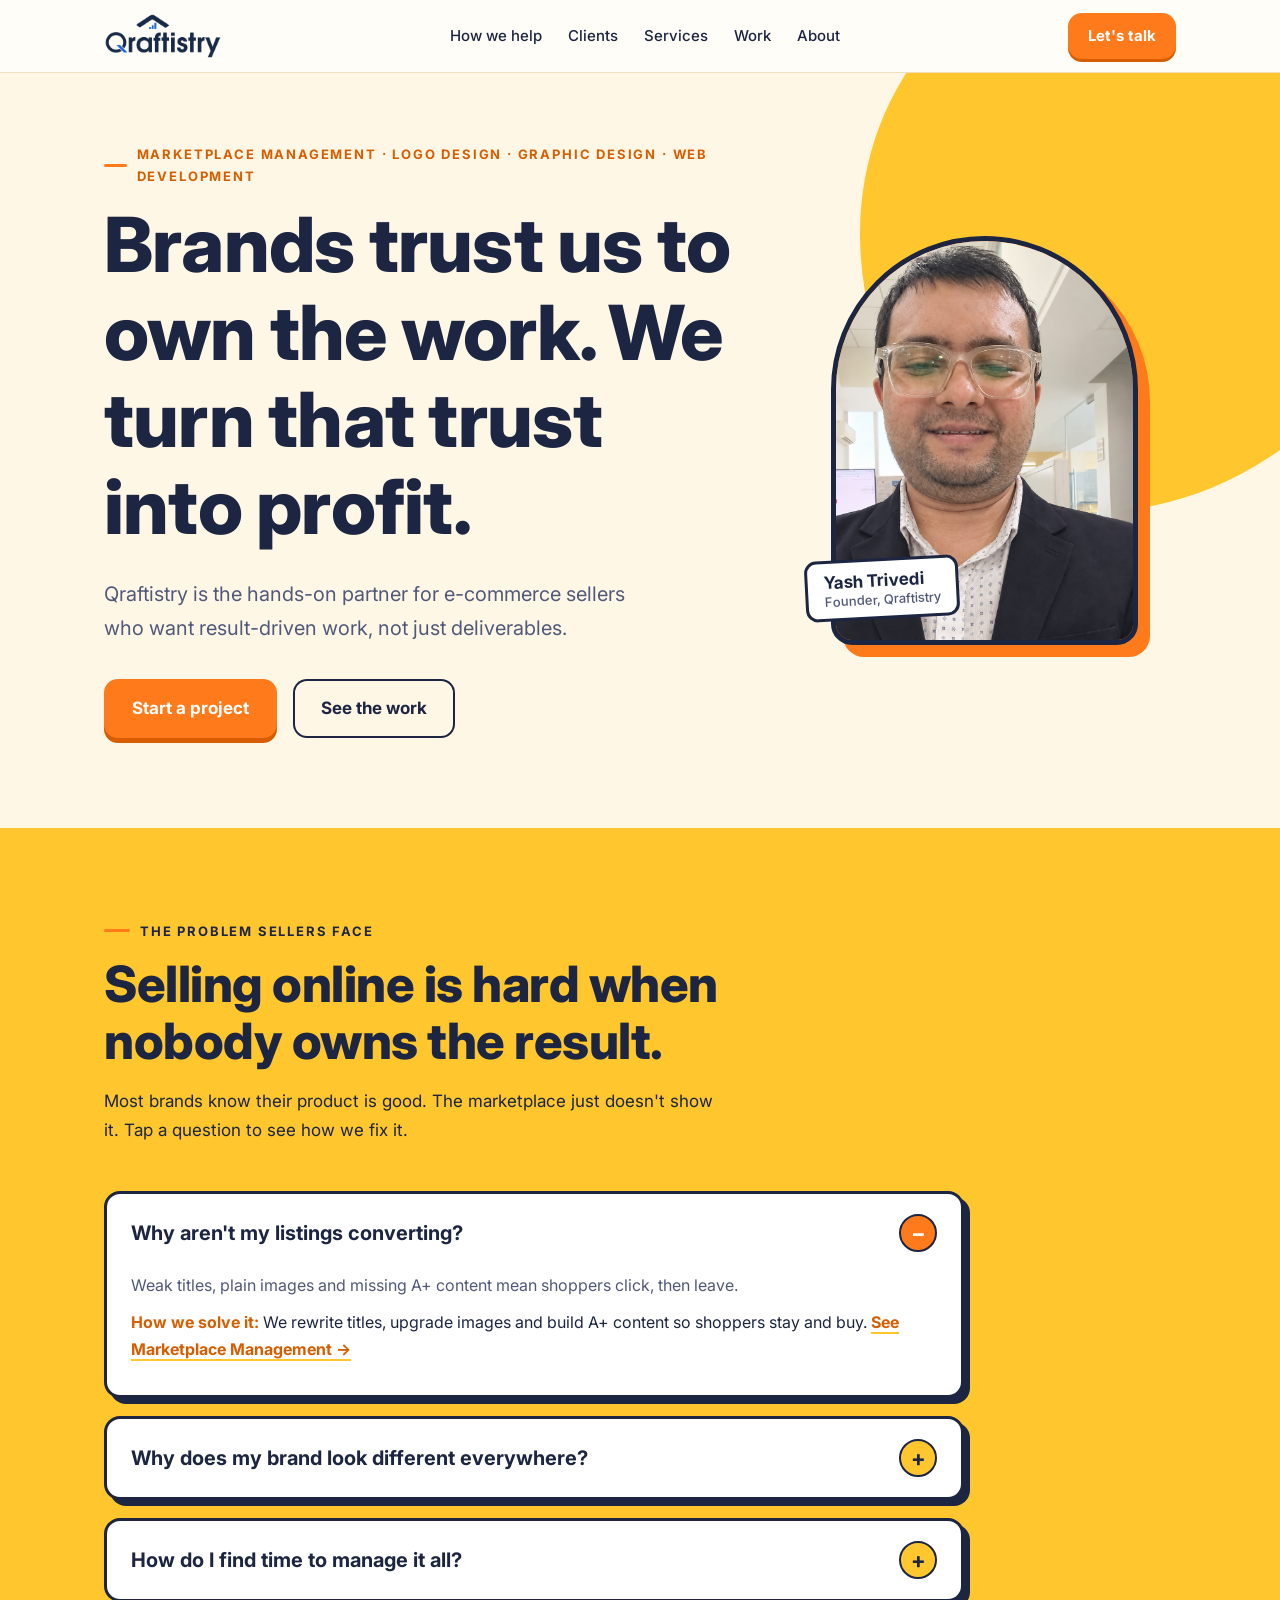
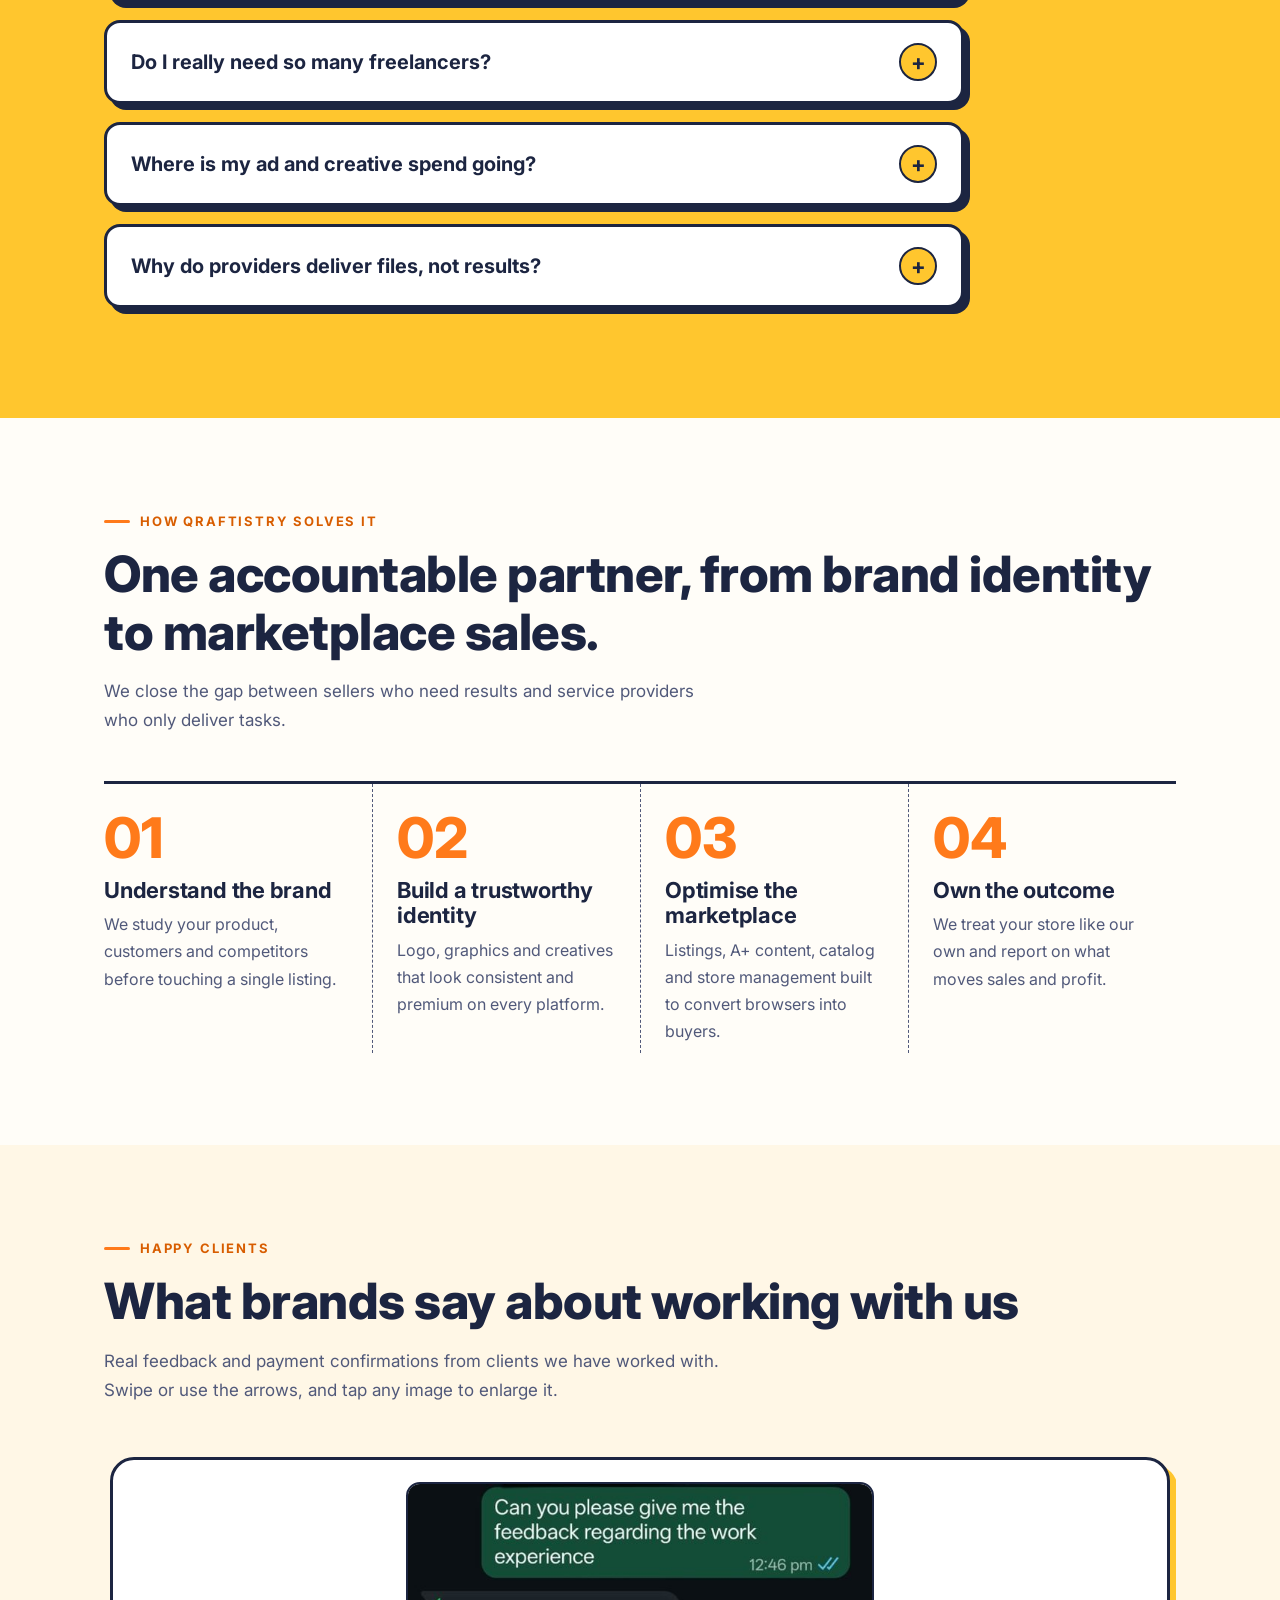
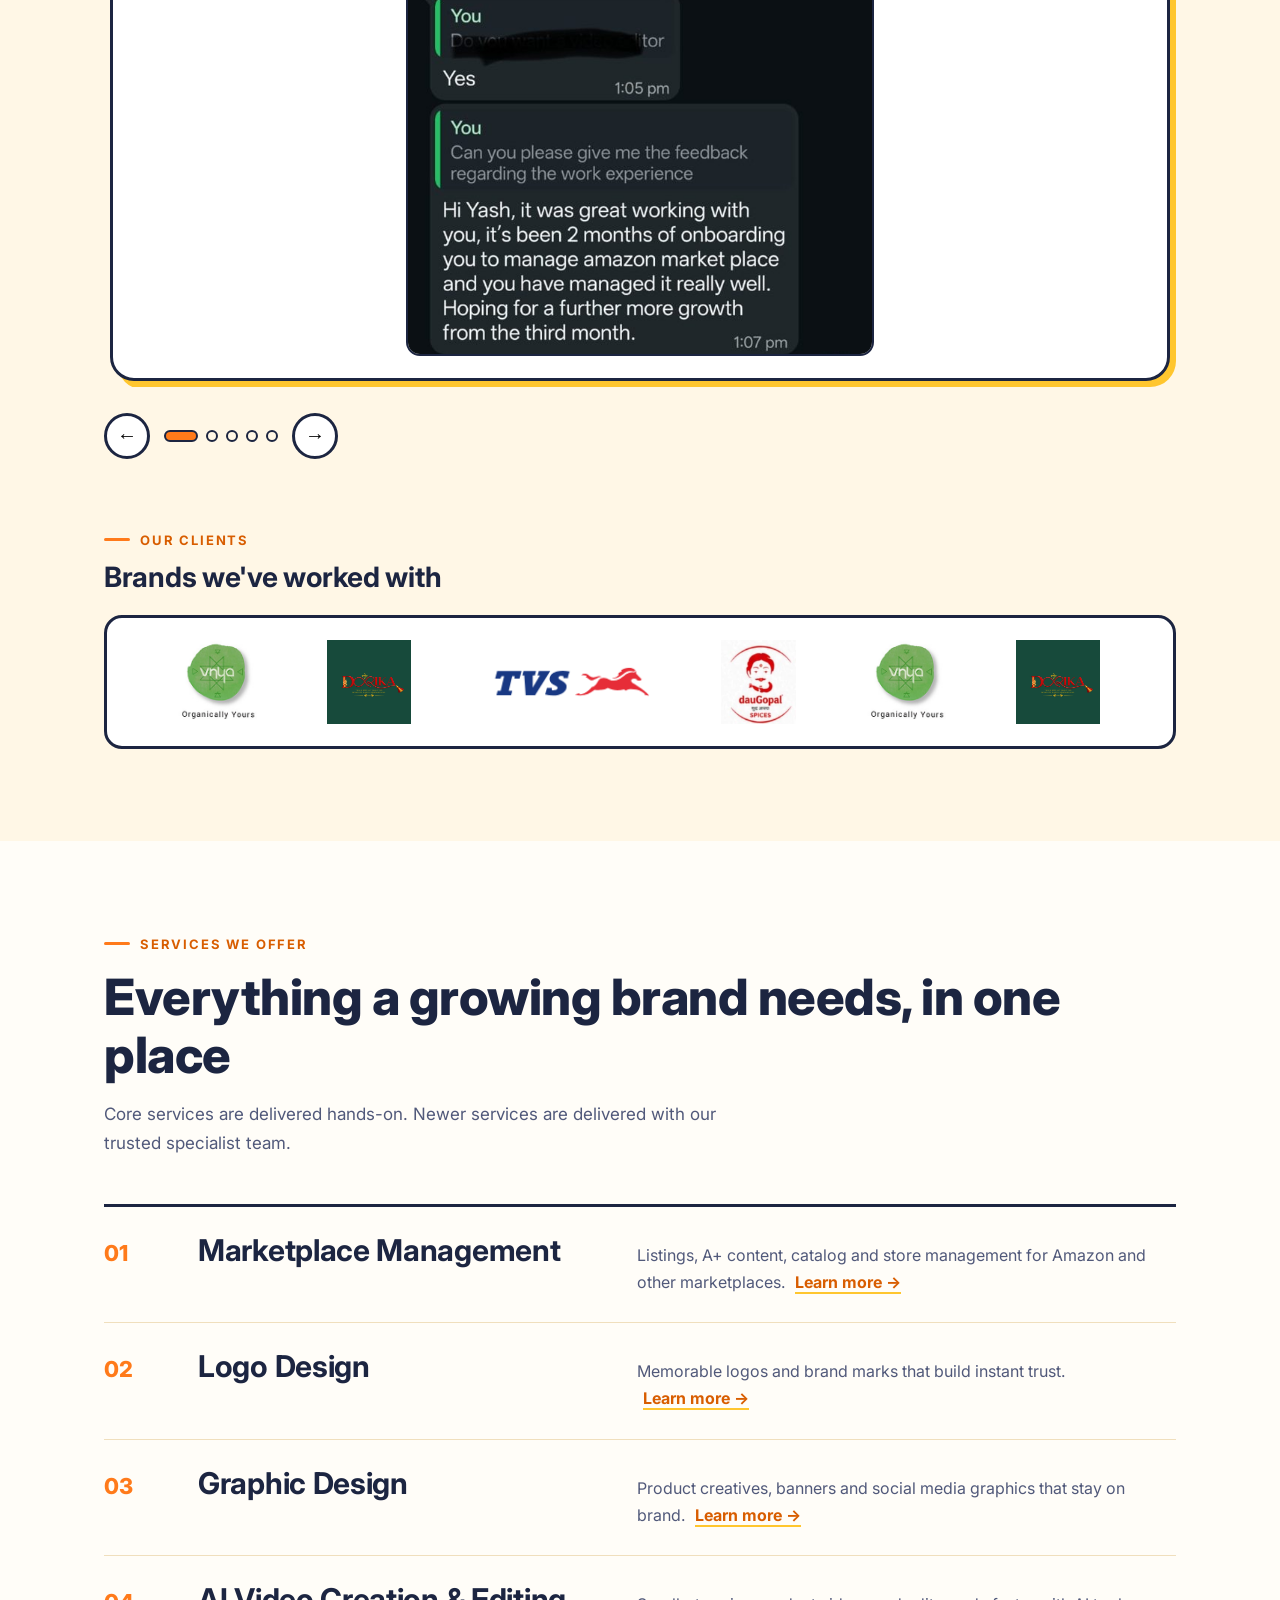
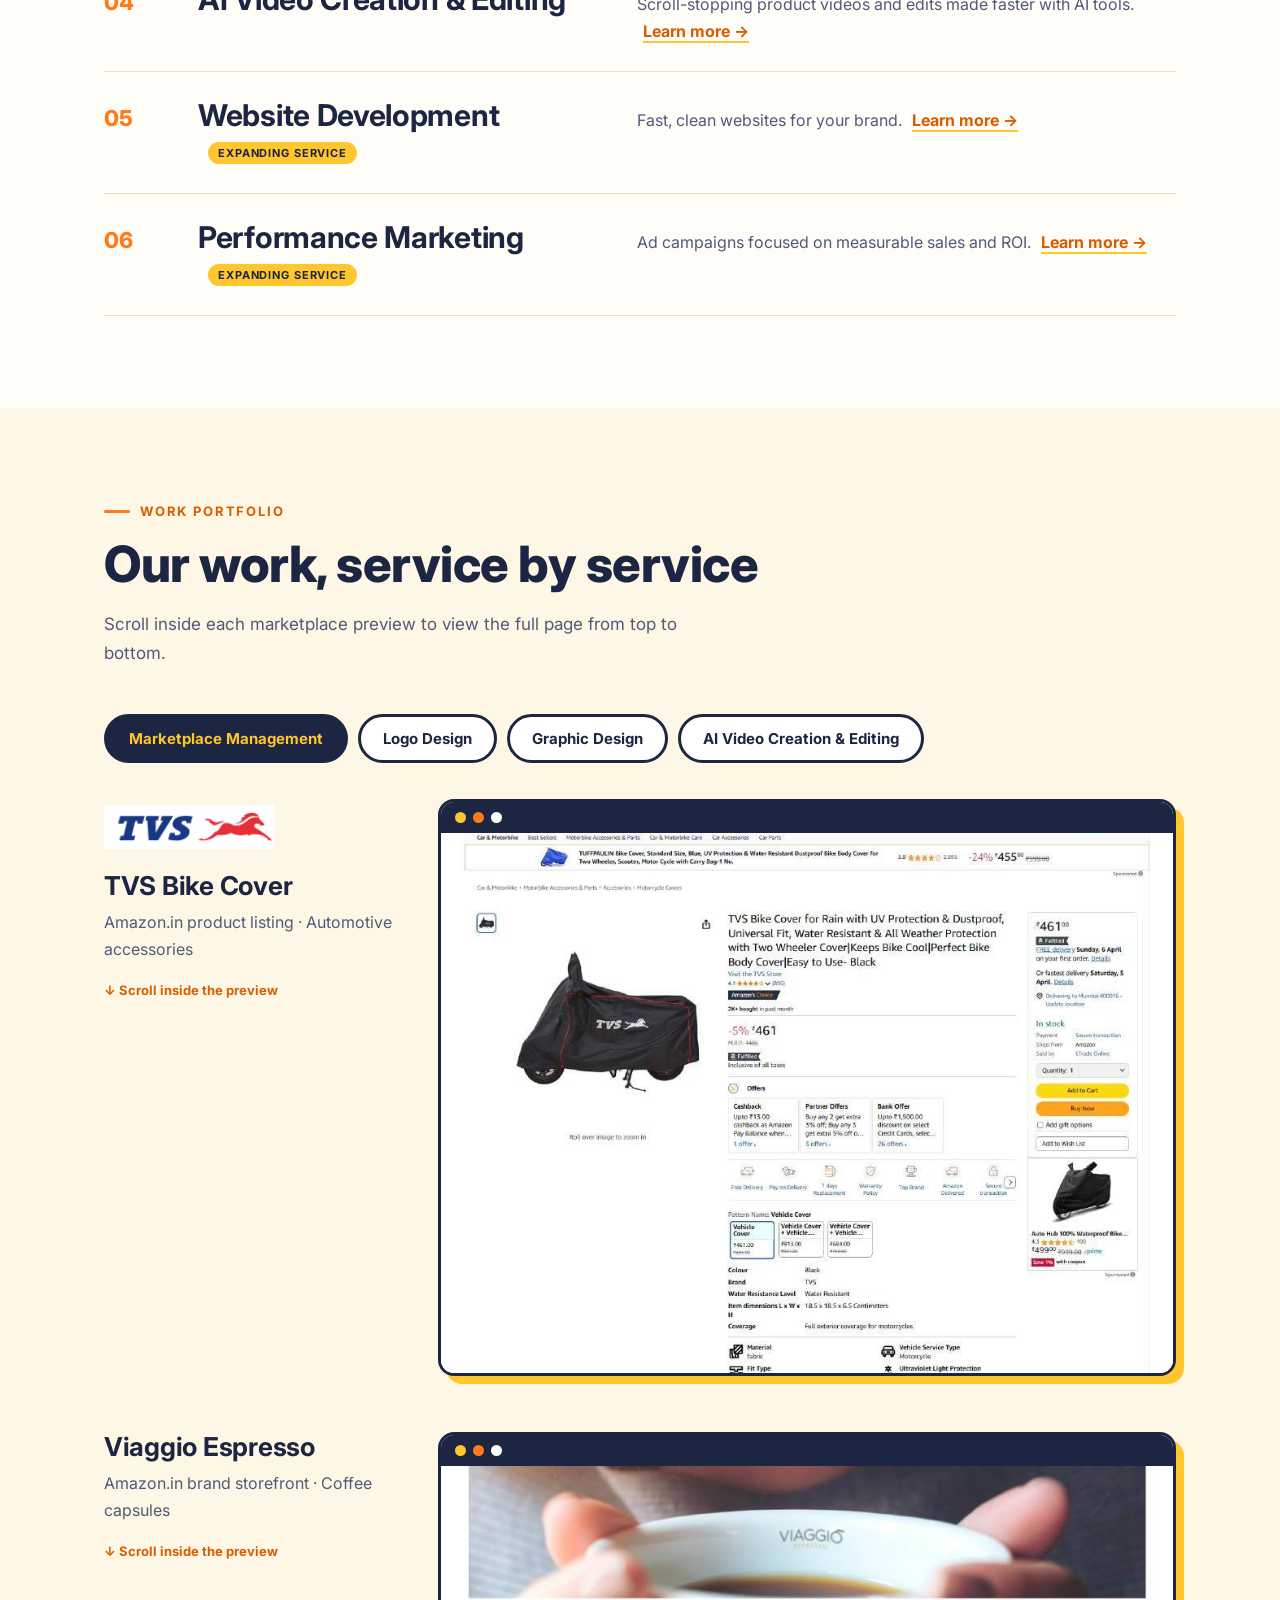
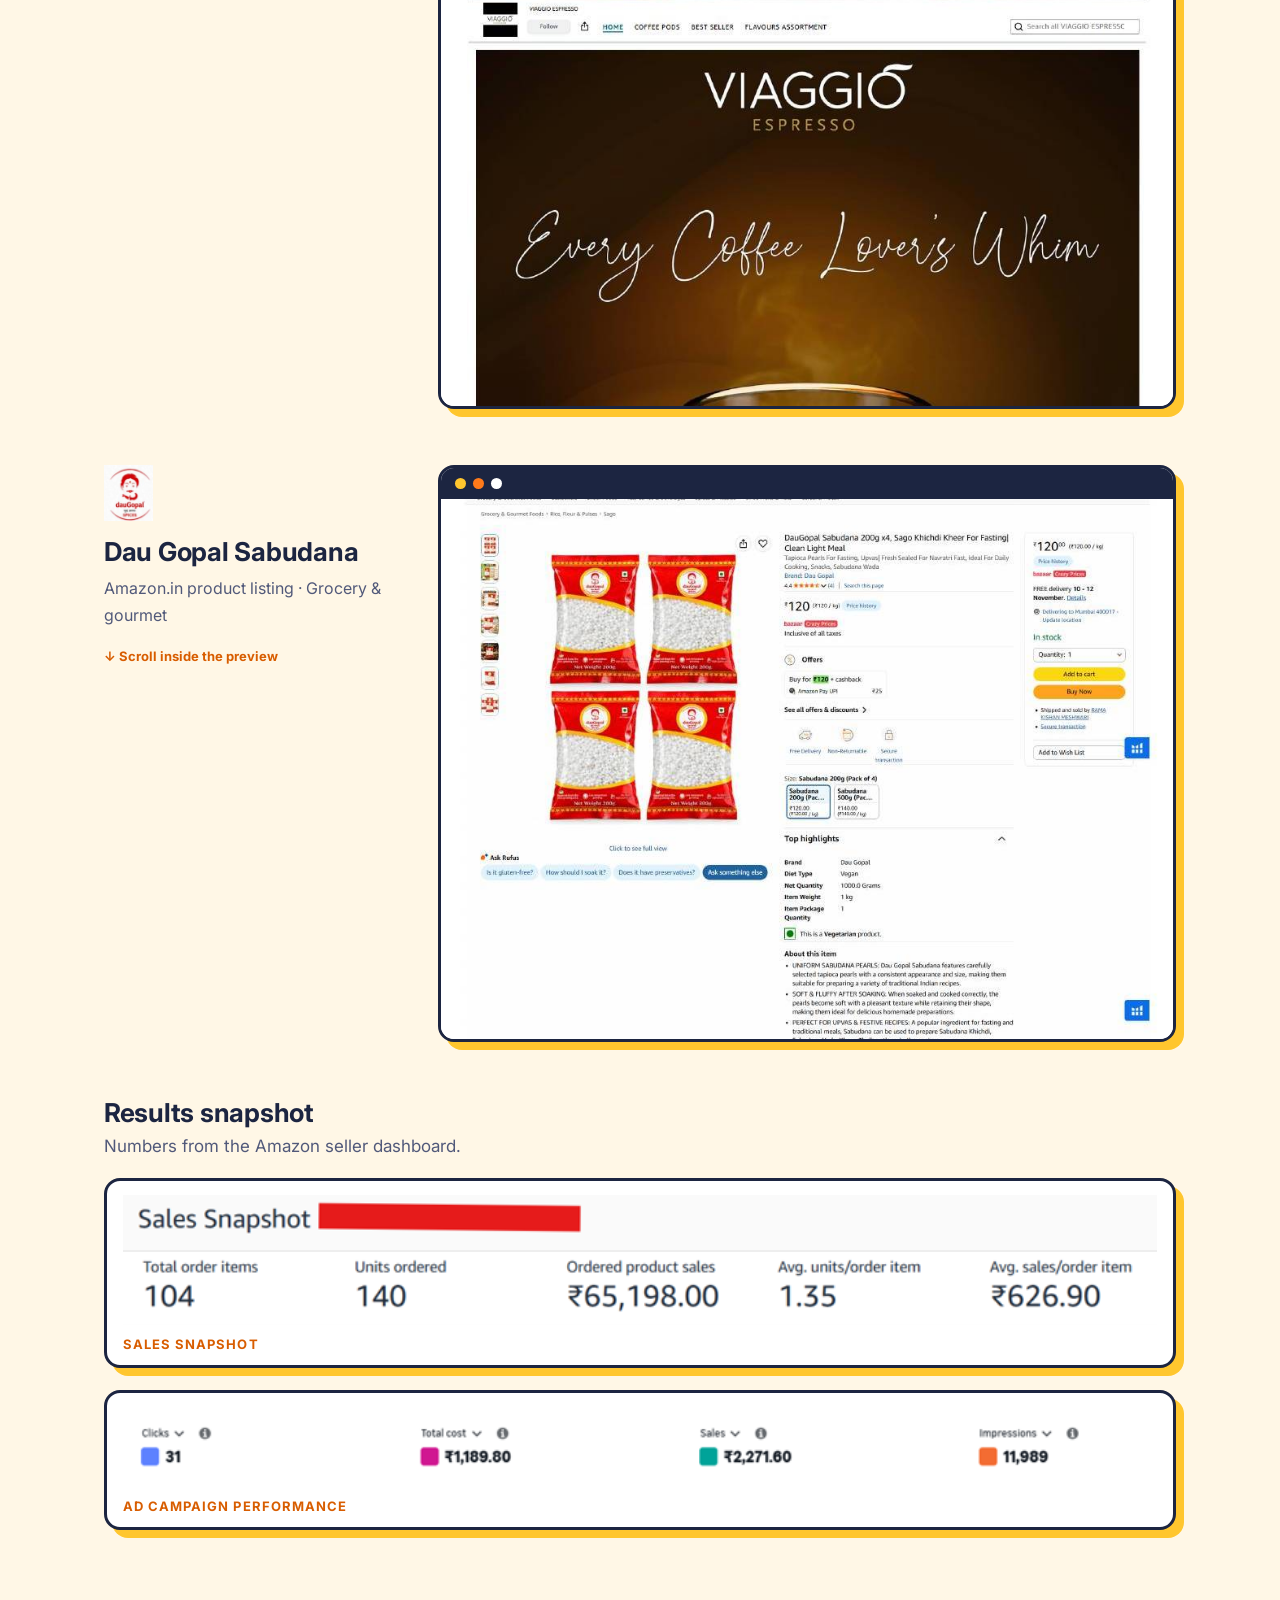
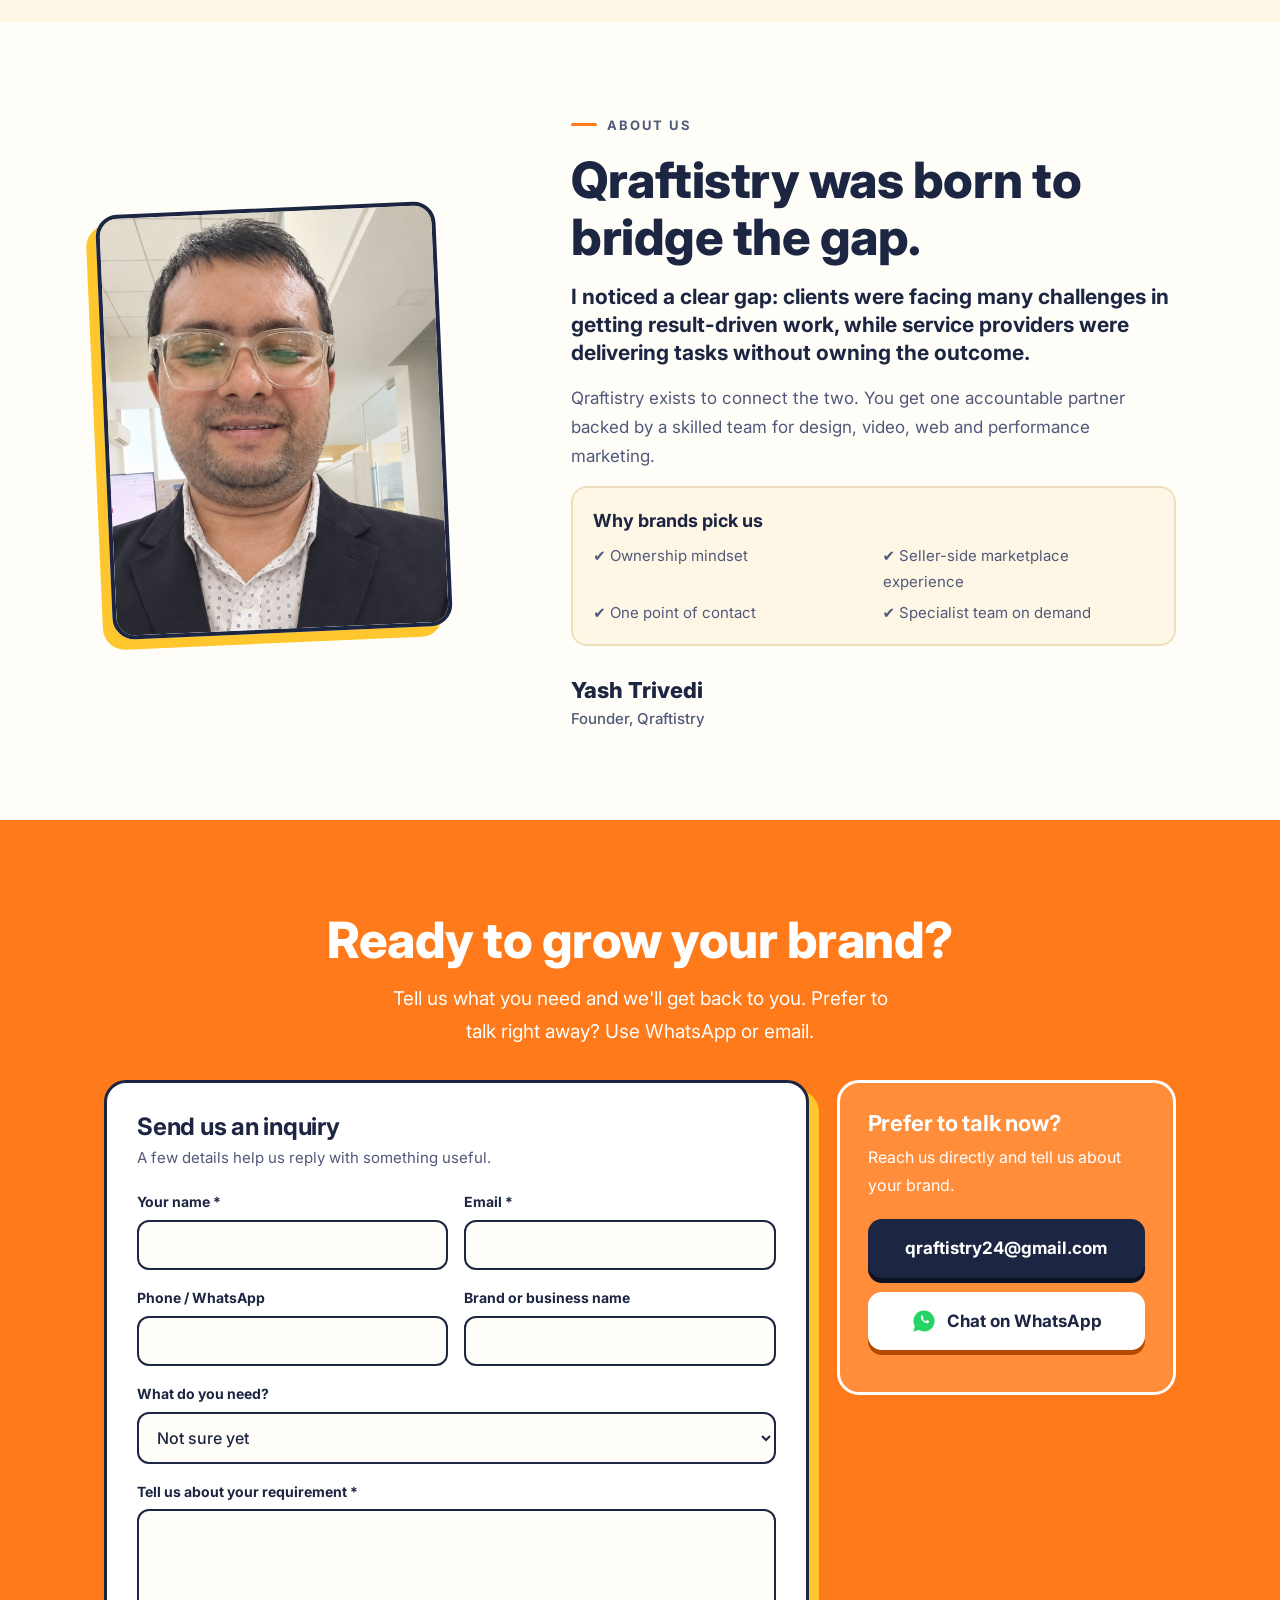
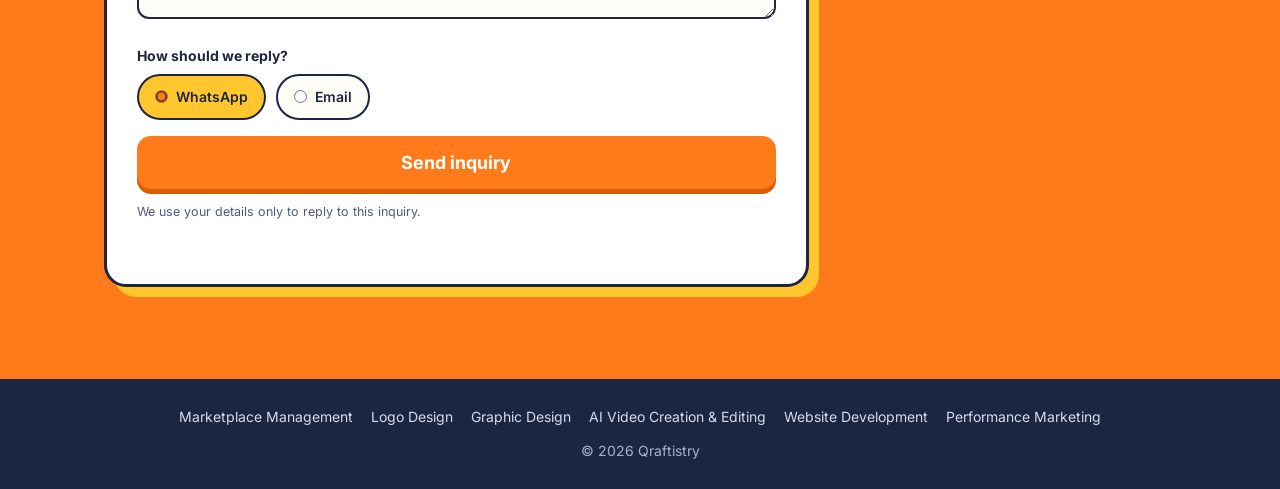
<file: index.html>
<!DOCTYPE html>
<html lang="en"><head><meta charset="utf-8">
<meta name="viewport" content="width=device-width, initial-scale=1">
<meta name="theme-color" content="#ff7a1a">
<title>Qraftistry | Marketplace Management, Logo &amp; Graphic Design for E-commerce Brands</title>
<meta name="description" content="Qraftistry is a founder-led studio for e-commerce brands: marketplace management, logo design, graphic design and AI video from one accountable partner.">
<link rel="icon" href="assets/qraftistry-logo.png">
<link rel="preconnect" href="https://fonts.googleapis.com"><link rel="preconnect" href="https://fonts.gstatic.com" crossorigin>
<link href="https://fonts.googleapis.com/css2?family=Inter:wght@400;500;600;700;800&display=swap" rel="stylesheet">
<meta name="robots" content="index,follow,max-image-preview:large">
<link rel="canonical" href="https://qraftistry24.github.io/web-Yt/">
<meta property="og:type" content="website"><meta property="og:site_name" content="Qraftistry"><meta property="og:locale" content="en_IN">
<meta property="og:title" content="Qraftistry | Marketplace Management, Logo &amp; Graphic Design for E-commerce Brands"><meta property="og:description" content="Qraftistry is a founder-led studio for e-commerce brands: marketplace management, logo design, graphic design and AI video from one accountable partner.">
<meta property="og:url" content="https://qraftistry24.github.io/web-Yt/"><meta property="og:image" content="https://qraftistry24.github.io/web-Yt/assets/og-image.jpg"><meta property="og:image:width" content="1200"><meta property="og:image:height" content="630">
<meta property="og:image:alt" content="Qraftistry: brands trust us to own the work, we turn that trust into profit.">
<meta name="twitter:card" content="summary_large_image"><meta name="twitter:title" content="Qraftistry | Marketplace Management, Logo &amp; Graphic Design for E-commerce Brands"><meta name="twitter:description" content="Qraftistry is a founder-led studio for e-commerce brands: marketplace management, logo design, graphic design and AI video from one accountable partner."><meta name="twitter:image" content="https://qraftistry24.github.io/web-Yt/assets/og-image.jpg">
<script type="application/ld+json">{"@context": "https://schema.org", "@graph": [{"@type": "Organization", "@id": "https://qraftistry24.github.io/web-Yt/#org", "name": "Qraftistry", "url": "https://qraftistry24.github.io/web-Yt/", "logo": "https://qraftistry24.github.io/web-Yt/assets/qraftistry-logo.png", "email": "qraftistry24@gmail.com", "founder": {"@id": "https://qraftistry24.github.io/web-Yt/#founder"}}, {"@type": "Person", "@id": "https://qraftistry24.github.io/web-Yt/#founder", "name": "Yash Trivedi", "jobTitle": "Founder", "worksFor": {"@id": "https://qraftistry24.github.io/web-Yt/#org"}, "image": "https://qraftistry24.github.io/web-Yt/assets/yash-trivedi.png"}, {"@type": "WebSite", "@id": "https://qraftistry24.github.io/web-Yt/#website", "url": "https://qraftistry24.github.io/web-Yt/", "name": "Qraftistry", "publisher": {"@id": "https://qraftistry24.github.io/web-Yt/#org"}}, {"@type": "ProfessionalService", "@id": "https://qraftistry24.github.io/web-Yt/#service", "name": "Qraftistry", "url": "https://qraftistry24.github.io/web-Yt/", "image": "https://qraftistry24.github.io/web-Yt/assets/og-image.jpg", "description": "Qraftistry is a founder-led studio for e-commerce brands: marketplace management, logo design, graphic design and AI video from one accountable partner.", "email": "qraftistry24@gmail.com", "parent": {"@id": "https://qraftistry24.github.io/web-Yt/#org"}, "hasOfferCatalog": {"@type": "OfferCatalog", "name": "Qraftistry services", "itemListElement": [{"@type": "Offer", "itemOffered": {"@type": "Service", "name": "Marketplace Management", "url": "https://qraftistry24.github.io/web-Yt/services/marketplace-management.html"}}, {"@type": "Offer", "itemOffered": {"@type": "Service", "name": "Logo Design", "url": "https://qraftistry24.github.io/web-Yt/services/logo-design.html"}}, {"@type": "Offer", "itemOffered": {"@type": "Service", "name": "Graphic Design", "url": "https://qraftistry24.github.io/web-Yt/services/graphic-design.html"}}, {"@type": "Offer", "itemOffered": {"@type": "Service", "name": "AI Video Creation & Editing", "url": "https://qraftistry24.github.io/web-Yt/services/ai-video-creation-editing.html"}}, {"@type": "Offer", "itemOffered": {"@type": "Service", "name": "Website Development", "url": "https://qraftistry24.github.io/web-Yt/services/website-development.html"}}, {"@type": "Offer", "itemOffered": {"@type": "Service", "name": "Performance Marketing", "url": "https://qraftistry24.github.io/web-Yt/services/performance-marketing.html"}}]}}, {"@type": "FAQPage", "mainEntity": [{"@type": "Question", "name": "Why aren't my listings converting?", "acceptedAnswer": {"@type": "Answer", "text": "Weak titles, plain images and missing A+ content mean shoppers click, then leave. How we solve it: We rewrite titles, upgrade images and build A+ content so shoppers stay and buy."}}, {"@type": "Question", "name": "Why does my brand look different everywhere?", "acceptedAnswer": {"@type": "Answer", "text": "Logos, creatives and packaging drift apart, so the brand never feels trustworthy. How we solve it: We design your logo and creatives as one system, so every platform looks like the same company."}}, {"@type": "Question", "name": "How do I find time to manage it all?", "acceptedAnswer": {"@type": "Answer", "text": "Catalog, inventory, ads, creatives and reports pile up and the founder becomes the bottleneck. How we solve it: We take over the day-to-day store work so you get your time back for the business."}}, {"@type": "Question", "name": "Do I really need so many freelancers?", "acceptedAnswer": {"@type": "Answer", "text": "One for design, one for listings, one for video, and nobody accountable for sales. How we solve it: Design, listings and video come from one partner who answers for the result."}}, {"@type": "Question", "name": "Where is my ad and creative spend going?", "acceptedAnswer": {"@type": "Answer", "text": "Budgets get spent with no clear link to profit. How we solve it: We keep spend tied to sales and tell you plainly what is working."}}, {"@type": "Question", "name": "Why do providers deliver files, not results?", "acceptedAnswer": {"@type": "Answer", "text": "Agencies often never worked on the seller side, so they stop at the deliverable. How we solve it: We work from the seller side, so every piece is built to help the store sell."}}]}]}</script>
<link rel="stylesheet" href="assets/style.css?v=20261122-2">
<script src="assets/site.js?v=20261122" defer></script>
</head><body>

<header class="nav"><div class="wrap">
  <a href="#top"><img src="assets/qraftistry-logo.png" alt="Qraftistry"></a>
  <nav><a href="#solution">How we help</a><a href="#proof">Clients</a><a href="#services">Services</a><a href="#work">Work</a><a href="#about">About</a></nav>
  <a class="btn" href="#contact" data-track="consultation_click" data-loc="header">Let's talk</a>
</div></header>

<main id="top">
<div class="hero"><div class="wrap">
  <div>
    <p class="kicker">Marketplace Management · Logo Design · Graphic Design · Web Development</p>
    <h1>Brands trust us to own the work. <u>We turn that trust into profit.<svg viewBox="0 0 300 16" preserveAspectRatio="none"><path d="M2 11 C 60 2, 120 15, 180 7 S 270 4, 298 9" fill="none" stroke="#ff7a1a" stroke-width="5" stroke-linecap="round"/></svg></u></h1>
    <p class="lead">Qraftistry is the hands-on partner for e-commerce sellers who want result-driven work, not just deliverables.</p>
    <div class="cta"><a class="btn" href="#contact" data-track="consultation_click" data-loc="hero">Start a project</a><a class="btn alt" href="#work">See the work</a></div>
  </div>
  <div class="founder"><div class="frame"><img src="assets/yash-trivedi.png" width="940" height="1673" alt="Yash Trivedi, founder of Qraftistry"></div><div class="tag">Yash Trivedi<small>Founder, Qraftistry</small></div></div>
</div></div>


<section class="pain" id="pain"><div class="wrap">
  <p class="kicker" style="color:var(--ink)">The problem sellers face</p>
  <h2>Selling online is hard when nobody owns the result.</h2>
  <p class="sub" style="color:var(--ink)">Most brands know their product is good. The marketplace just doesn't show it. Tap a question to see how we fix it.</p>
  <div class="faq"><details open><summary>Why aren&#x27;t my listings converting?</summary><div class="ans"><p>Weak titles, plain images and missing A+ content mean shoppers click, then leave.</p><p class="fix"><b>How we solve it:</b> We rewrite titles, upgrade images and build A+ content so shoppers stay and buy. <a href="services/marketplace-management.html">See Marketplace Management →</a></p></div></details><details><summary>Why does my brand look different everywhere?</summary><div class="ans"><p>Logos, creatives and packaging drift apart, so the brand never feels trustworthy.</p><p class="fix"><b>How we solve it:</b> We design your logo and creatives as one system, so every platform looks like the same company. <a href="services/logo-design.html">See Logo Design →</a></p></div></details><details><summary>How do I find time to manage it all?</summary><div class="ans"><p>Catalog, inventory, ads, creatives and reports pile up and the founder becomes the bottleneck.</p><p class="fix"><b>How we solve it:</b> We take over the day-to-day store work so you get your time back for the business. <a href="services/marketplace-management.html">See Marketplace Management →</a></p></div></details><details><summary>Do I really need so many freelancers?</summary><div class="ans"><p>One for design, one for listings, one for video, and nobody accountable for sales.</p><p class="fix"><b>How we solve it:</b> Design, listings and video come from one partner who answers for the result. <a href="services/graphic-design.html">See Graphic Design →</a></p></div></details><details><summary>Where is my ad and creative spend going?</summary><div class="ans"><p>Budgets get spent with no clear link to profit.</p><p class="fix"><b>How we solve it:</b> We keep spend tied to sales and tell you plainly what is working. <a href="services/performance-marketing.html">See Performance Marketing →</a></p></div></details><details><summary>Why do providers deliver files, not results?</summary><div class="ans"><p>Agencies often never worked on the seller side, so they stop at the deliverable.</p><p class="fix"><b>How we solve it:</b> We work from the seller side, so every piece is built to help the store sell. <a href="services/marketplace-management.html">See Marketplace Management →</a></p></div></details></div>
</div></section>

<section id="solution"><div class="wrap">
  <p class="kicker">How Qraftistry solves it</p>
  <h2>One accountable partner, from brand identity to marketplace sales.</h2>
  <p class="sub">We close the gap between sellers who need results and service providers who only deliver tasks.</p>
  <div class="steps">
    <div class="step"><div class="n">01</div><h3>Understand the brand</h3><p>We study your product, customers and competitors before touching a single listing.</p></div>
    <div class="step"><div class="n">02</div><h3>Build a trustworthy identity</h3><p>Logo, graphics and creatives that look consistent and premium on every platform.</p></div>
    <div class="step"><div class="n">03</div><h3>Optimise the marketplace</h3><p>Listings, A+ content, catalog and store management built to convert browsers into buyers.</p></div>
    <div class="step"><div class="n">04</div><h3>Own the outcome</h3><p>We treat your store like our own and report on what moves sales and profit.</p></div>
  </div>
</div></section>

<section class="proof" id="proof"><div class="wrap">
  <p class="kicker">Happy clients</p>
  <h2>What brands say about working with us</h2>
  <p class="sub">Real feedback and payment confirmations from clients we have worked with. Swipe or use the arrows, and tap any image to enlarge it.</p>
  <div class="slider"><div class="track" id="track"><div class="slide"><div class="tcard one"><button data-zoom="assets/proof-chat-1.jpg"><img src="assets/proof-chat-1.jpg" alt="Client feedback chat"></button></div></div><div class="slide"><div class="tcard one"><button data-zoom="assets/proof-pay-1.jpg"><img src="assets/proof-pay-1.jpg" alt="Payment confirmation"></button></div></div><div class="slide"><div class="tcard one"><button data-zoom="assets/proof-chat-2.jpg"><img src="assets/proof-chat-2.jpg" alt="Client feedback chat"></button></div></div><div class="slide"><div class="tcard one"><button data-zoom="assets/proof-pay-2.jpg"><img src="assets/proof-pay-2.jpg" alt="Payment confirmation"></button></div></div><div class="slide"><div class="tcard one"><button data-zoom="assets/proof-pay-3.jpg"><img src="assets/proof-pay-3.jpg" alt="Payment confirmation"></button></div></div></div></div>
  <div class="ctrl"><button id="prev" aria-label="Previous">←</button><div class="dots" id="dots"></div><button id="next" aria-label="Next">→</button></div>

  <p class="kicker" style="margin-top:70px">Our clients</p>
  <h3 class="lh">Brands we've worked with</h3>
  <div class="marq"><div class="mtrack"><span><img src="assets/vnya.png" alt="Vnya"></span><span><img src="assets/dorika-logo.jpg" alt="Dorika"></span><span><img src="assets/tvs.png" alt="TVS"></span><span><img src="assets/daugopal.png" alt="Dau Gopal"></span><span><img src="assets/vnya.png" alt="Vnya"></span><span><img src="assets/dorika-logo.jpg" alt="Dorika"></span><span><img src="assets/tvs.png" alt="TVS"></span><span><img src="assets/daugopal.png" alt="Dau Gopal"></span></div></div>
</div></section>

<section id="services"><div class="wrap">
  <p class="kicker">Services we offer</p>
  <h2>Everything a growing brand needs, in one place</h2>
  <p class="sub">Core services are delivered hands-on. Newer services are delivered with our trusted specialist team.</p>
  <div class="svc">
    <div class="row"><span class="n">01</span><h3>Marketplace Management</h3><p>Listings, A+ content, catalog and store management for Amazon and other marketplaces. <a class="more" href="services/marketplace-management.html">Learn more →</a></p></div>
    <div class="row"><span class="n">02</span><h3>Logo Design</h3><p>Memorable logos and brand marks that build instant trust. <a class="more" href="services/logo-design.html">Learn more →</a></p></div>
    <div class="row"><span class="n">03</span><h3>Graphic Design</h3><p>Product creatives, banners and social media graphics that stay on brand. <a class="more" href="services/graphic-design.html">Learn more →</a></p></div>
    <div class="row"><span class="n">04</span><h3>AI Video Creation &amp; Editing</h3><p>Scroll-stopping product videos and edits made faster with AI tools. <a class="more" href="services/ai-video-creation-editing.html">Learn more →</a></p></div>
    <div class="row"><span class="n">05</span><h3>Website Development <span class="chip">Expanding service</span></h3><p>Fast, clean websites for your brand. <a class="more" href="services/website-development.html">Learn more →</a></p></div>
    <div class="row"><span class="n">06</span><h3>Performance Marketing <span class="chip">Expanding service</span></h3><p>Ad campaigns focused on measurable sales and ROI. <a class="more" href="services/performance-marketing.html">Learn more →</a></p></div>
  </div>
</div></section>

<section class="work" id="work"><div class="wrap">
  <p class="kicker">Work portfolio</p>
  <h2>Our work, service by service</h2>
  <p class="sub">Scroll inside each marketplace preview to view the full page from top to bottom.</p>
  <div class="tabs" id="tabs"><button class="on" data-t="p1">Marketplace Management</button><button data-t="p2">Logo Design</button><button data-t="p3">Graphic Design</button><button data-t="p4">AI Video Creation &amp; Editing</button></div>

  <div class="panel on" id="p1">
    <div class="proj"><div class="info"><div class="lg"><img src="assets/tvs.png" alt="TVS"></div><h3>TVS Bike Cover</h3><p>Amazon.in product listing · Automotive accessories</p><p class="hint">↓ Scroll inside the preview</p></div>
      <div class="browser"><div class="bar"><i></i><i></i><i></i></div><div class="scr"><img src="assets/tvs-1.jpg" alt="TVS listing 1"><img src="assets/tvs-2.jpg" alt="TVS listing 2"><img src="assets/tvs-3.jpg" alt="TVS listing 3"><img src="assets/tvs-4.jpg" alt="TVS listing 4"><img src="assets/tvs-5.jpg" alt="TVS listing 5"></div></div></div>
    <div class="proj"><div class="info"><h3>Viaggio Espresso</h3><p>Amazon.in brand storefront · Coffee capsules</p><p class="hint">↓ Scroll inside the preview</p></div>
      <div class="browser"><div class="bar"><i></i><i></i><i></i></div><div class="scr"><img src="assets/viaggio-1.jpg" alt="Viaggio storefront 1"><img src="assets/viaggio-2.jpg" alt="Viaggio storefront 2"><img src="assets/viaggio-3.jpg" alt="Viaggio storefront 3"><img src="assets/viaggio-4.jpg" alt="Viaggio storefront 4"><img src="assets/viaggio-5.jpg" alt="Viaggio storefront 5"></div></div></div>
    <div class="proj"><div class="info"><div class="lg"><img src="assets/daugopal.png" alt="Dau Gopal"></div><h3>Dau Gopal Sabudana</h3><p>Amazon.in product listing · Grocery &amp; gourmet</p><p class="hint">↓ Scroll inside the preview</p></div>
      <div class="browser"><div class="bar"><i></i><i></i><i></i></div><div class="scr"><img src="assets/dau-1.jpg" alt="Dau Gopal listing 1"><img src="assets/dau-2.jpg" alt="Dau Gopal listing 2"><img src="assets/dau-3.jpg" alt="Dau Gopal listing 3"></div></div></div>
    <div class="results"><h3>Results snapshot</h3><p class="rs">Numbers from the Amazon seller dashboard.</p>
      <div class="rgrid"><figure><button data-zoom="assets/ads-1.png"><img src="assets/ads-1.png" alt="Amazon sales snapshot"></button><figcaption>Sales snapshot</figcaption></figure>
      <figure><button data-zoom="assets/ads-2.png"><img src="assets/ads-2.png" alt="Ad campaign performance"></button><figcaption>Ad campaign performance</figcaption></figure></div></div>
  </div>

  <div class="panel" id="p2"><div class="showcase"><div class="big"><img src="assets/dorika-logo.jpg" alt="Dorika logo design"></div><div><h3>Dorika</h3><p>Logo design for Dorika, with the tagline “Thoughtfully made for moments worth remembering.”</p></div></div></div>

  <div class="panel" id="p3"><div class="gfx">
    <button data-zoom="assets/graphic-1.jpg"><img src="assets/graphic-1.jpg" alt="Caffè Cagliari brand story creative"></button>
    <button data-zoom="assets/graphic-2.jpg"><img src="assets/graphic-2.jpg" alt="DauGopal Sabudana comparison creative"></button>
    <button data-zoom="assets/graphic-3.jpg"><img src="assets/graphic-3.jpg" alt="DauGopal Chat Masala usage creative"></button>
    <button data-zoom="assets/graphic-4.jpg"><img src="assets/graphic-4.jpg" alt="Caffè Cagliari capsule creative"></button></div></div>

  <div class="panel" id="p4"><div class="showcase"><div class="big"><video controls preload="none" poster="assets/cafe-poster.jpg" playsinline><source src="assets/cafe-video.mp4" type="video/mp4"></video></div><div><h3>Café product video</h3><p>A short coffee-brand film made for Amazon. Press play to watch it.</p></div></div></div>
</div></section>

<section id="beforeafter" hidden><div class="wrap">
  <p class="kicker">Before &amp; after</p>
  <h2>See the difference our work makes.</h2>
  <p class="sub">Drag the slider to compare the original with the version we delivered.</p>
  <div class="ba-grid" id="ba-grid"></div>
</div></section>
<section class="about" id="about"><div class="wrap">
  <div class="ph"><img src="assets/yash-trivedi.png" width="940" height="1673" alt="Yash Trivedi"></div>
  <div>
    <p class="kicker">About us</p>
    <h2>Qraftistry was born to bridge the gap.</h2>
    <p class="big">I noticed a clear gap: clients were facing many challenges in getting result-driven work, while service providers were delivering tasks without owning the outcome.</p>
    <p>Qraftistry exists to connect the two. You get one accountable partner backed by a skilled team for design, video, web and performance marketing.</p>
    <div class="why"><b>Why brands pick us</b><span>✔ Ownership mindset</span><span>✔ Seller-side marketplace experience</span><span>✔ One point of contact</span><span>✔ Specialist team on demand</span></div>
    <div class="sig">Yash Trivedi<small>Founder, Qraftistry</small></div>
  </div>
</div></section>

<section class="contact" id="contact"><div class="wrap">
  <h2>Ready to grow your brand?</h2>
  <p>Tell us what you need and we'll get back to you. Prefer to talk right away? Use WhatsApp or email.</p>
  <div class="cgrid">
    <form class="inq" id="inq" novalidate>
      <h3>Send us an inquiry</h3><p class="hint">A few details help us reply with something useful.</p>
      <div class="frow">
        <div class="fld"><label for="f-name">Your name *</label><input id="f-name" name="name" autocomplete="name" required><div class="err">Please enter your name.</div></div>
        <div class="fld"><label for="f-email">Email *</label><input id="f-email" name="email" type="email" autocomplete="email" inputmode="email" required><div class="err">Please enter a valid email.</div></div>
      </div>
      <div class="frow">
        <div class="fld"><label for="f-phone">Phone / WhatsApp</label><input id="f-phone" name="phone" type="tel" autocomplete="tel" inputmode="tel"></div>
        <div class="fld"><label for="f-brand">Brand or business name</label><input id="f-brand" name="brand" autocomplete="organization"></div>
      </div>
      <div class="fld"><label for="f-service">What do you need?</label><select id="f-service" name="service"><option>Not sure yet</option><option>Marketplace Management</option><option>Logo Design</option><option>Graphic Design</option><option>AI Video Creation &amp; Editing</option><option>Website Development</option><option>Performance Marketing</option></select></div>
      <div class="fld"><label for="f-msg">Tell us about your requirement *</label><textarea id="f-msg" name="message" required></textarea><div class="err">Please add a few words about what you need.</div></div>
      <div class="fld"><label>How should we reply?</label><div class="pref"><label><input type="radio" name="pref" value="WhatsApp" checked> WhatsApp</label><label><input type="radio" name="pref" value="Email"> Email</label></div></div>
      <input class="hp" type="text" name="company_website" tabindex="-1" autocomplete="off" aria-hidden="true">
      <button class="btn" type="submit">Send inquiry</button>
      <p class="priv">We use your details only to reply to this inquiry.</p>
      <p id="inq-status" class="sr" role="status" aria-live="polite" style="font-size:14px;margin-top:8px"></p>
    </form>
    <div class="direct"><h3>Prefer to talk now?</h3><p>Reach us directly and tell us about your brand.</p>
      <a class="btn" href="mailto:qraftistry24@gmail.com">qraftistry24@gmail.com</a>
      <a class="wa" href="https://wa.me/919769471251?text=Hi%20Qraftistry%2C%20I%27d%20like%20to%20discuss%20a%20project." target="_blank" rel="noopener" aria-label="Chat on WhatsApp"><svg viewBox="0 0 32 32" width="26" height="26" aria-hidden="true"><path fill="#25d366" d="M16 3C8.8 3 3 8.8 3 16c0 2.3.6 4.5 1.7 6.4L3 29l6.8-1.8A13 13 0 0 0 16 29c7.2 0 13-5.8 13-13S23.2 3 16 3z"/><path fill="#fff" d="M12.2 9.6c.3-.6.6-.6.9-.6h.6c.2 0 .5 0 .7.5l.9 2.1c.1.2.1.4 0 .6l-.5.7c-.2.2-.3.4-.1.6.5.9 1.700 2.200 3.100 2.800.3.1.5.1.6-.1l.8-1c.2-.2.4-.3.7-.2l2 .9c.3.1.5.3.5.5 0 .6-.3 1.500-1.200 2-.7.400-1.700.5-3.300-.1-2.300-.9-4.100-2.700-5.100-4.400-.9-1.500-1-2.700.3-4.300z"/></svg><span>Chat on WhatsApp</span></a>
    </div>
  </div>
</div></section>
</main>
<footer><div class="fl"><a href="services/marketplace-management.html">Marketplace Management</a><a href="services/logo-design.html">Logo Design</a><a href="services/graphic-design.html">Graphic Design</a><a href="services/ai-video-creation-editing.html">AI Video Creation &amp; Editing</a><a href="services/website-development.html">Website Development</a><a href="services/performance-marketing.html">Performance Marketing</a></div>© 2026 Qraftistry</footer>
<a class="wafab" data-loc="floating-button" href="https://wa.me/919769471251?text=Hi%20Qraftistry%2C%20I%27d%20like%20to%20discuss%20a%20project." target="_blank" rel="noopener" aria-label="Chat on WhatsApp"><svg viewBox="0 0 32 32" width="26" height="26" aria-hidden="true"><path fill="#25d366" d="M16 3C8.8 3 3 8.8 3 16c0 2.3.6 4.5 1.7 6.4L3 29l6.8-1.8A13 13 0 0 0 16 29c7.2 0 13-5.8 13-13S23.2 3 16 3z"/><path fill="#fff" d="M12.2 9.6c.3-.6.6-.6.9-.6h.6c.2 0 .5 0 .7.5l.9 2.1c.1.2.1.4 0 .6l-.5.7c-.2.2-.3.4-.1.6.5.9 1.700 2.200 3.100 2.800.3.1.5.1.6-.1l.8-1c.2-.2.4-.3.7-.2l2 .9c.3.1.5.3.5.5 0 .6-.3 1.500-1.200 2-.7.400-1.700.5-3.300-.1-2.300-.9-4.100-2.700-5.100-4.400-.9-1.500-1-2.700.3-4.300z"/></svg></a>
<div class="lb" id="lb"><img alt=""></div>

<script>
const track=document.getElementById('track'),n=track.children.length,dots=document.getElementById('dots');let i=0,t;
for(let k=0;k<n;k++){const d=document.createElement('i');d.onclick=()=>go(k);dots.appendChild(d)}
function go(k){i=(k+n)%n;track.style.transform='translateX(-'+i*100+'%)';[...dots.children].forEach((d,j)=>d.classList.toggle('on',j===i));clearInterval(t);t=setInterval(()=>go(i+1),8000)}
document.getElementById('prev').onclick=()=>go(i-1);document.getElementById('next').onclick=()=>go(i+1);go(0);
document.querySelectorAll('#tabs button').forEach(b=>b.onclick=()=>{document.querySelectorAll('#tabs button,.panel').forEach(e=>e.classList.remove('on'));b.classList.add('on');document.getElementById(b.dataset.t).classList.add('on')});
const fab=document.querySelector('.wafab'),hero=document.querySelector('.hero');function fv(){if(fab)fab.classList.toggle('hide',scrollY<hero.offsetHeight-120||(document.documentElement.scrollHeight-scrollY-innerHeight)<260)}fab&&fab.classList.add('hide');addEventListener('scroll',fv,{passive:true});
const lb=document.getElementById('lb');document.querySelectorAll('[data-zoom]').forEach(b=>b.onclick=()=>{lb.querySelector('img').src=b.dataset.zoom;lb.classList.add('on')});lb.onclick=()=>lb.classList.remove('on');
</script></body></html>
</file>
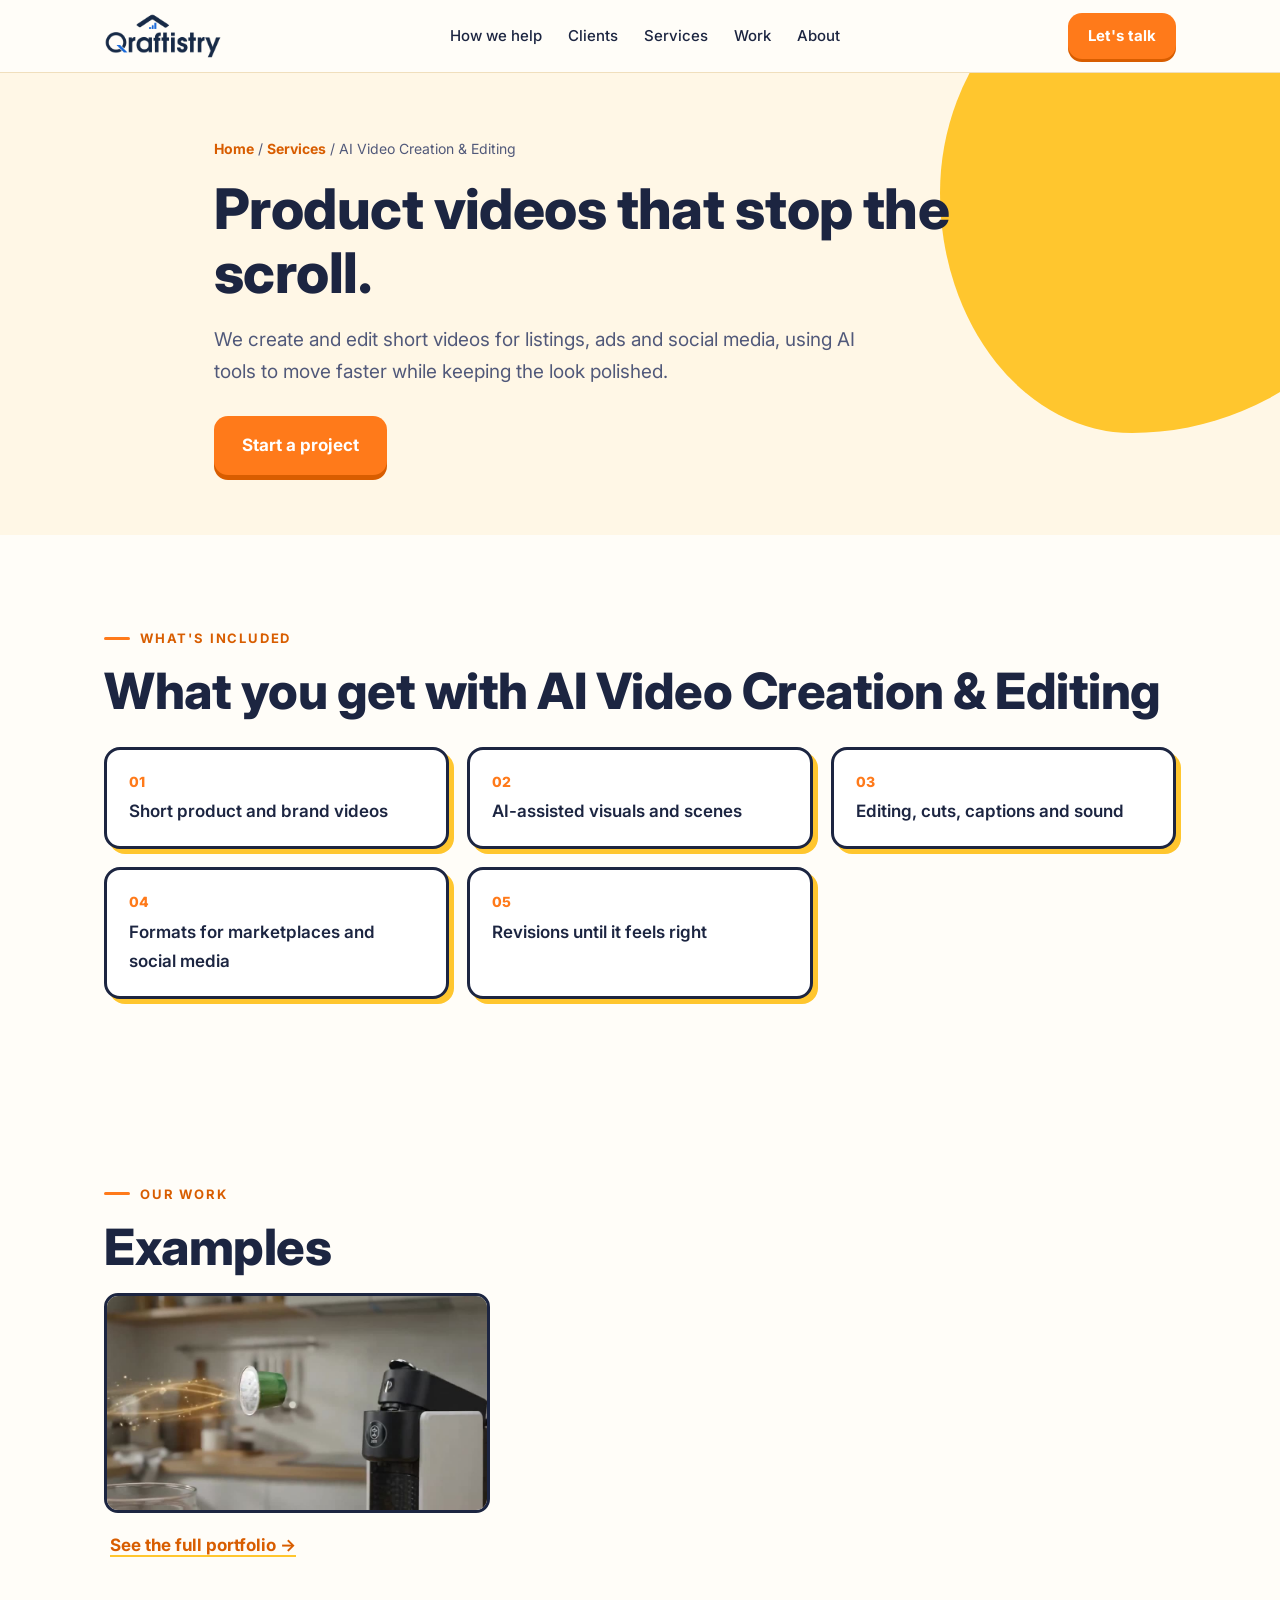
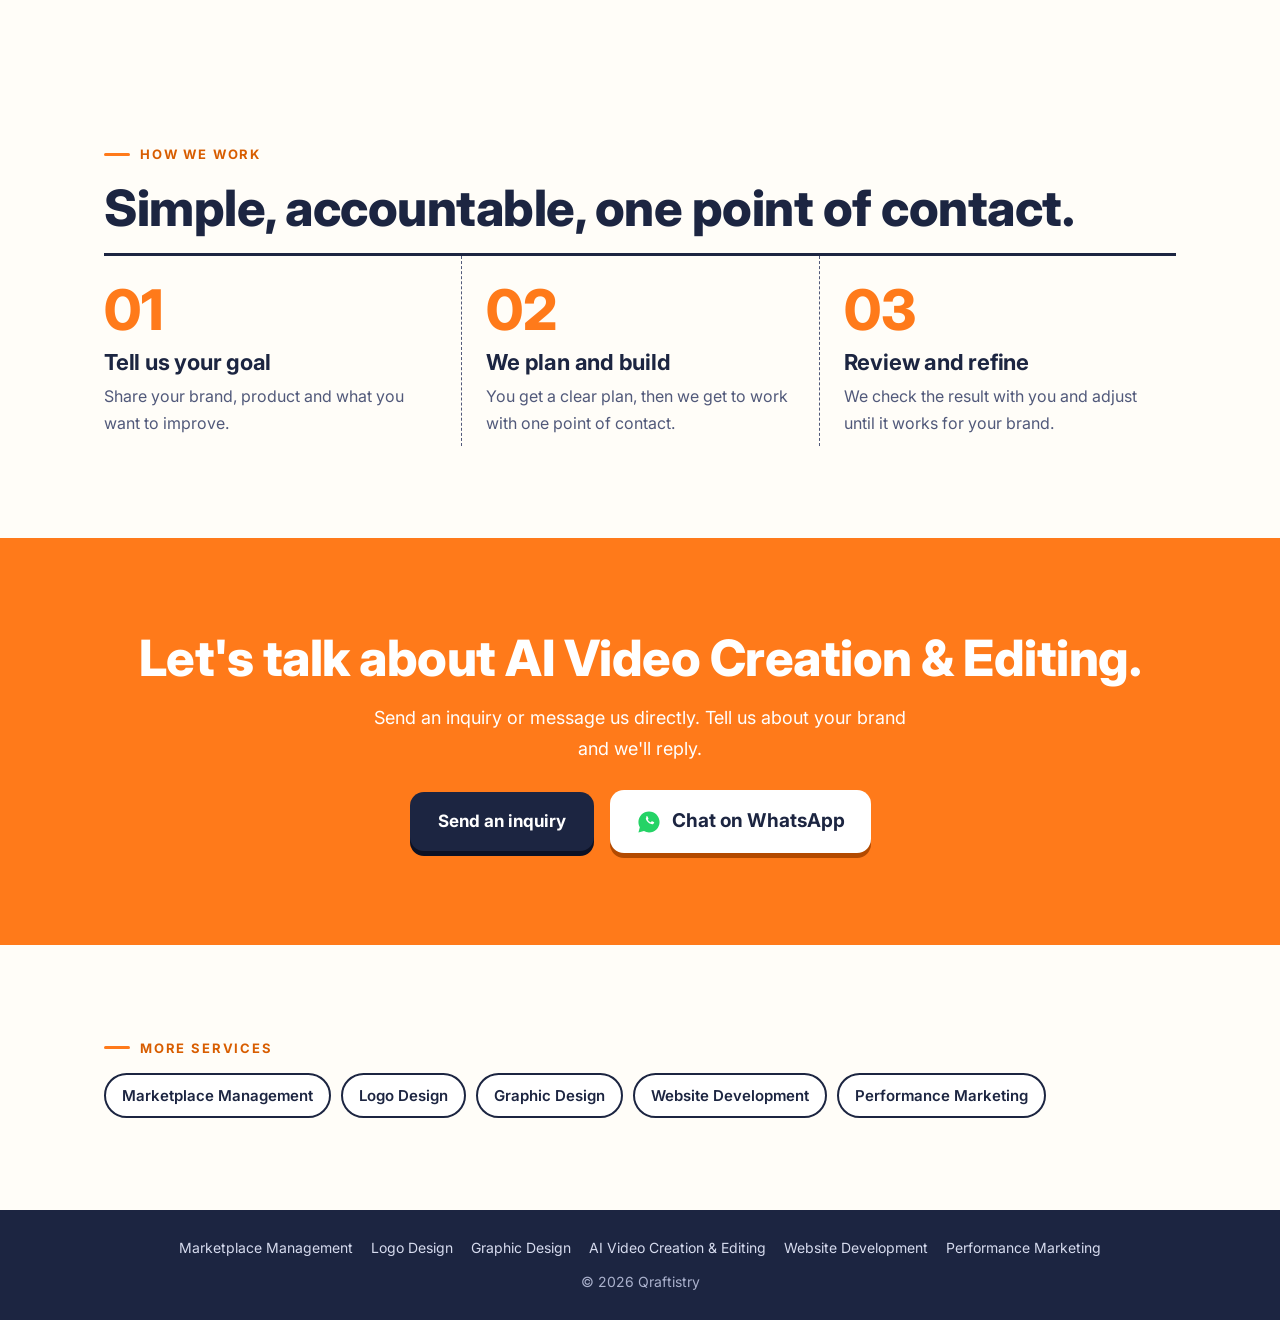
<file: services/ai-video-creation-editing.html>
<!DOCTYPE html>
<html lang="en"><head><meta charset="utf-8"><meta name="viewport" content="width=device-width, initial-scale=1"><meta name="theme-color" content="#ff7a1a">
<title>AI Video Creation &amp; Video Editing for Brands | Qraftistry</title><meta name="description" content="Short product videos and edits for marketplace listings, ads and social media, made faster with AI tools without looking cheap.">
<link rel="icon" href="../assets/qraftistry-logo.png">
<link rel="canonical" href="https://qraftistry24.github.io/web-Yt/services/ai-video-creation-editing.html">
<meta property="og:type" content="website"><meta property="og:site_name" content="Qraftistry"><meta property="og:locale" content="en_IN">
<meta property="og:title" content="AI Video Creation &amp; Video Editing for Brands | Qraftistry"><meta property="og:description" content="Short product videos and edits for marketplace listings, ads and social media, made faster with AI tools without looking cheap.">
<meta property="og:url" content="https://qraftistry24.github.io/web-Yt/services/ai-video-creation-editing.html"><meta property="og:image" content="https://qraftistry24.github.io/web-Yt/assets/og-image.jpg"><meta property="og:image:width" content="1200"><meta property="og:image:height" content="630">
<meta property="og:image:alt" content="Qraftistry: brands trust us to own the work, we turn that trust into profit.">
<meta name="twitter:card" content="summary_large_image"><meta name="twitter:title" content="AI Video Creation &amp; Video Editing for Brands | Qraftistry"><meta name="twitter:description" content="Short product videos and edits for marketplace listings, ads and social media, made faster with AI tools without looking cheap."><meta name="twitter:image" content="https://qraftistry24.github.io/web-Yt/assets/og-image.jpg">
<script type="application/ld+json">{"@context": "https://schema.org", "@graph": [{"@type": "Service", "name": "AI Video Creation & Editing", "url": "https://qraftistry24.github.io/web-Yt/services/ai-video-creation-editing.html", "description": "Short product videos and edits for marketplace listings, ads and social media, made faster with AI tools without looking cheap.", "provider": {"@type": "Organization", "name": "Qraftistry", "url": "https://qraftistry24.github.io/web-Yt/", "email": "qraftistry24@gmail.com"}, "serviceType": "AI Video Creation & Editing"}, {"@type": "BreadcrumbList", "itemListElement": [{"@type": "ListItem", "position": 1, "name": "Home", "item": "https://qraftistry24.github.io/web-Yt/"}, {"@type": "ListItem", "position": 2, "name": "AI Video Creation & Editing", "item": "https://qraftistry24.github.io/web-Yt/services/ai-video-creation-editing.html"}]}]}</script>
<link rel="preconnect" href="https://fonts.googleapis.com"><link rel="preconnect" href="https://fonts.gstatic.com" crossorigin>
<link href="https://fonts.googleapis.com/css2?family=Inter:wght@400;500;600;700;800&display=swap" rel="stylesheet">
<link rel="stylesheet" href="../assets/style.css?v=20261122-2"><script src="../assets/site.js?v=20261122" defer></script></head><body>
<header class="nav"><div class="wrap">
  <a href="../index.html"><img src="../assets/qraftistry-logo.png" alt="Qraftistry"></a>
  <nav><a href="../index.html#solution">How we help</a><a href="../index.html#proof">Clients</a><a href="../index.html#services">Services</a><a href="../index.html#work">Work</a><a href="../index.html#about">About</a></nav>
  <a class="btn" href="../index.html#contact" data-track="consultation_click" data-loc="header">Let's talk</a>
</div></header>
<main>
<div class="sp-hero"><div class="wrap"><p class="crumbs"><a href="../index.html">Home</a> / <a href="../index.html#services">Services</a> / AI Video Creation &amp; Editing</p>
<h1>Product videos that stop the scroll.</h1><p class="lead">We create and edit short videos for listings, ads and social media, using AI tools to move faster while keeping the look polished.</p>
<a class="btn" href="../index.html#contact" data-track="consultation_click" data-loc="service-hero">Start a project</a></div></div>
<section><div class="wrap"><p class="kicker">What's included</p><h2>What you get with AI Video Creation &amp; Editing</h2><div class="incl" style="margin-top:26px"><div><span>01</span>Short product and brand videos</div><div><span>02</span>AI-assisted visuals and scenes</div><div><span>03</span>Editing, cuts, captions and sound</div><div><span>04</span>Formats for marketplaces and social media</div><div><span>05</span>Revisions until it feels right</div></div></div></section>
<section class="soft"><div class="wrap"><p class="kicker">Our work</p><h2>Examples</h2><div class="work-strip"><img src="../assets/cafe-poster.jpg" alt="AI Video Creation &amp; Editing example by Qraftistry"></div><p style="margin-top:18px"><a class="more" href="../index.html#work">See the full portfolio →</a></p></div></section>
<section><div class="wrap"><p class="kicker">How we work</p><h2>Simple, accountable, one point of contact.</h2><div class="steps" style="grid-template-columns:repeat(3,1fr)"><div class="step"><div class="n">01</div><h3>Tell us your goal</h3><p>Share your brand, product and what you want to improve.</p></div><div class="step"><div class="n">02</div><h3>We plan and build</h3><p>You get a clear plan, then we get to work with one point of contact.</p></div><div class="step"><div class="n">03</div><h3>Review and refine</h3><p>We check the result with you and adjust until it works for your brand.</p></div></div></div></section>
<section class="sp-cta"><div class="wrap"><h2>Let's talk about AI Video Creation &amp; Editing.</h2><p>Send an inquiry or message us directly. Tell us about your brand and we'll reply.</p>
<div class="reach"><a class="btn" href="../index.html#contact" data-track="consultation_click" data-loc="service-cta">Send an inquiry</a><a class="wa" href="https://wa.me/919769471251?text=Hi%20Qraftistry%2C%20I%27m%20interested%20in%20AI%20Video%20Creation%20%26%20Editing." target="_blank" rel="noopener"><svg viewBox="0 0 32 32" width="26" height="26" aria-hidden="true"><path fill="#25d366" d="M16 3C8.8 3 3 8.8 3 16c0 2.3.6 4.5 1.7 6.4L3 29l6.8-1.8A13 13 0 0 0 16 29c7.2 0 13-5.8 13-13S23.2 3 16 3z"/><path fill="#fff" d="M12.2 9.6c.3-.6.6-.6.9-.6h.6c.2 0 .5 0 .7.5l.9 2.1c.1.2.1.4 0 .6l-.5.7c-.2.2-.3.4-.1.6.5.9 1.700 2.200 3.100 2.800.3.1.5.1.6-.1l.8-1c.2-.2.4-.3.7-.2l2 .9c.3.1.5.3.5.5 0 .6-.3 1.500-1.200 2-.7.400-1.700.5-3.300-.1-2.300-.9-4.100-2.700-5.100-4.400-.9-1.500-1-2.700.3-4.300z"/></svg><span>Chat on WhatsApp</span></a></div></div></section>
<section><div class="wrap"><p class="kicker">More services</p><div class="otherl"><a href="marketplace-management.html">Marketplace Management</a><a href="logo-design.html">Logo Design</a><a href="graphic-design.html">Graphic Design</a><a href="website-development.html">Website Development</a><a href="performance-marketing.html">Performance Marketing</a></div></div></section>
</main><footer><div class="fl"><a href="marketplace-management.html">Marketplace Management</a><a href="logo-design.html">Logo Design</a><a href="graphic-design.html">Graphic Design</a><a href="ai-video-creation-editing.html">AI Video Creation &amp; Editing</a><a href="website-development.html">Website Development</a><a href="performance-marketing.html">Performance Marketing</a></div>© 2026 Qraftistry</footer></body></html>
</file>
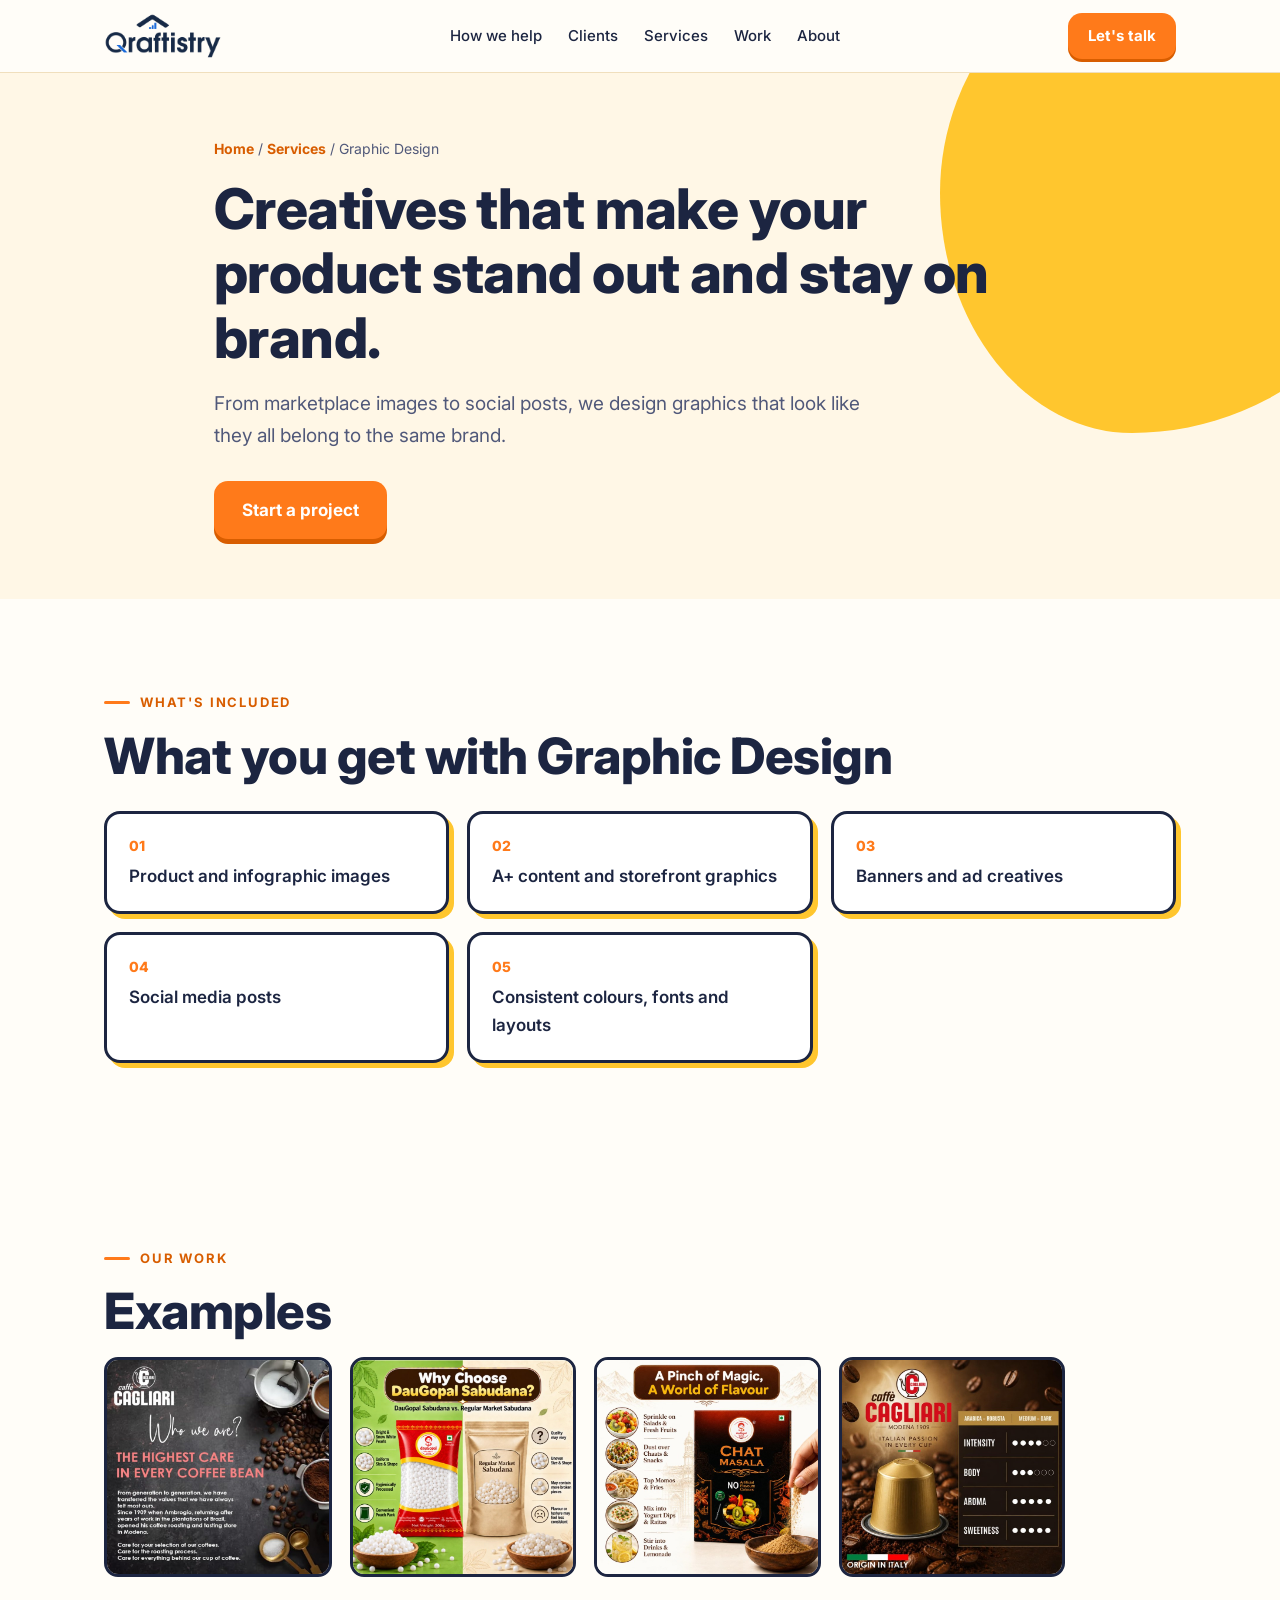
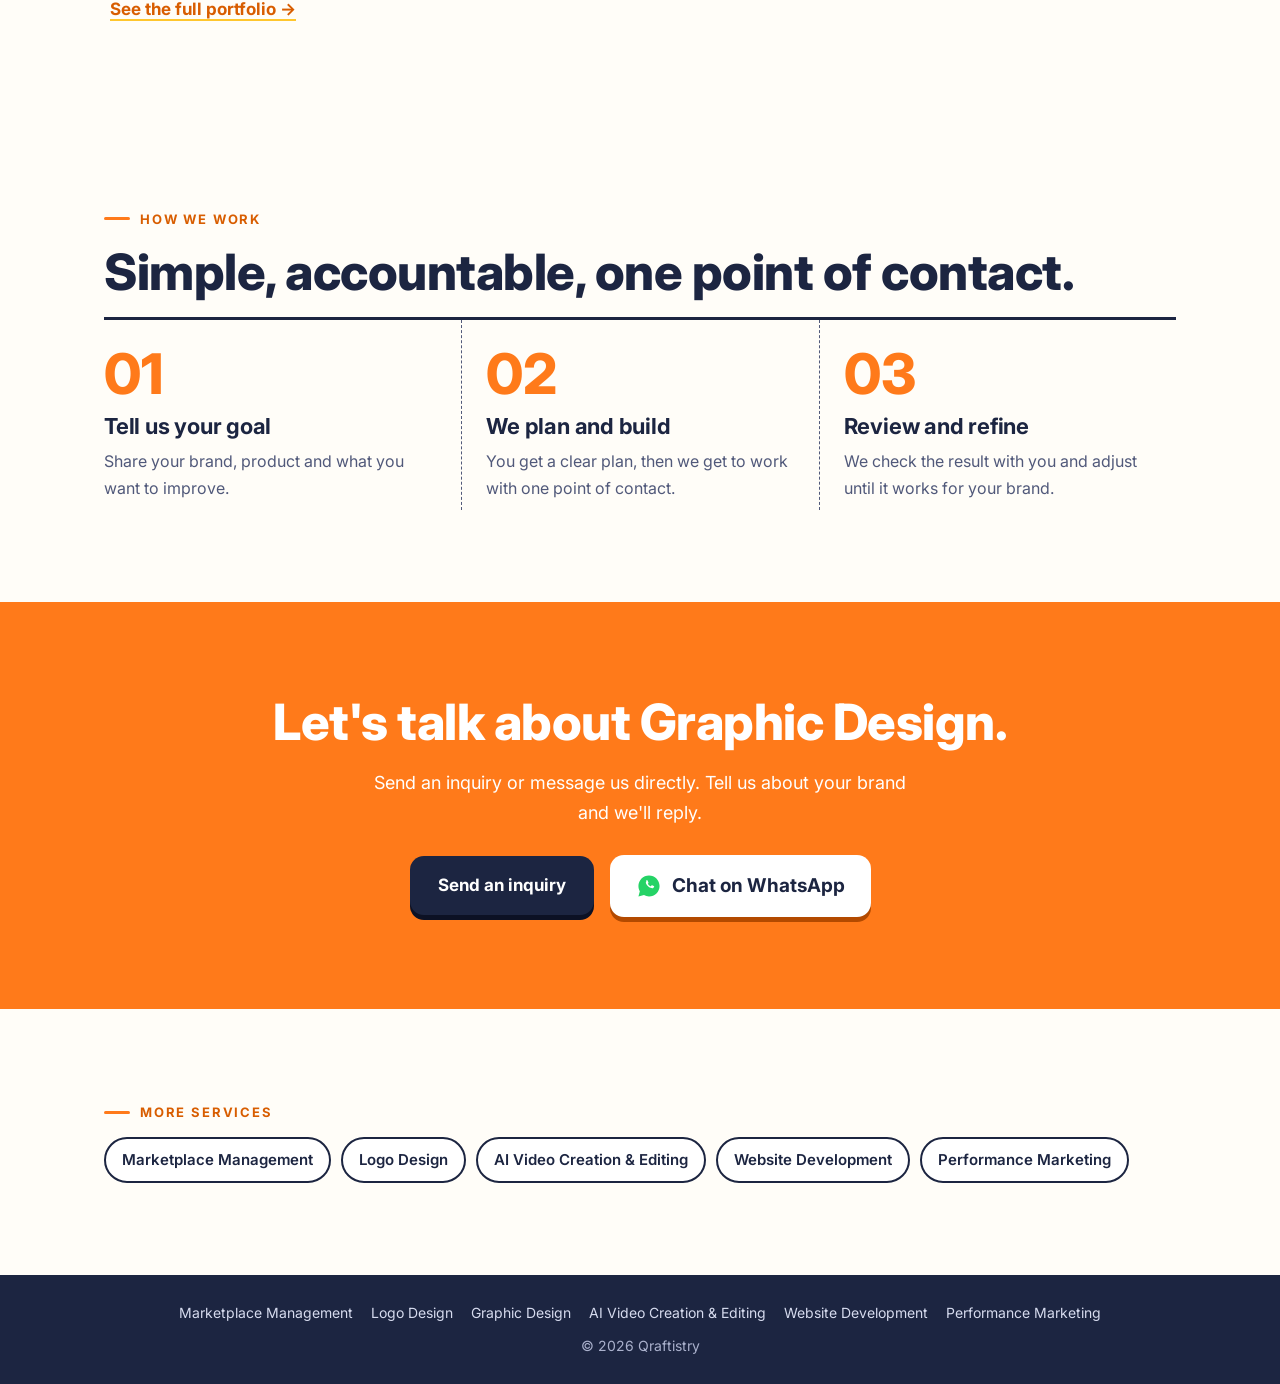
<file: services/graphic-design.html>
<!DOCTYPE html>
<html lang="en"><head><meta charset="utf-8"><meta name="viewport" content="width=device-width, initial-scale=1"><meta name="theme-color" content="#ff7a1a">
<title>Product Creatives &amp; Graphic Design for Online Sellers | Qraftistry</title><meta name="description" content="Product creatives, A+ content images, banners and social media graphics that keep your brand consistent across every channel.">
<link rel="icon" href="../assets/qraftistry-logo.png">
<link rel="canonical" href="https://qraftistry24.github.io/web-Yt/services/graphic-design.html">
<meta property="og:type" content="website"><meta property="og:site_name" content="Qraftistry"><meta property="og:locale" content="en_IN">
<meta property="og:title" content="Product Creatives &amp; Graphic Design for Online Sellers | Qraftistry"><meta property="og:description" content="Product creatives, A+ content images, banners and social media graphics that keep your brand consistent across every channel.">
<meta property="og:url" content="https://qraftistry24.github.io/web-Yt/services/graphic-design.html"><meta property="og:image" content="https://qraftistry24.github.io/web-Yt/assets/og-image.jpg"><meta property="og:image:width" content="1200"><meta property="og:image:height" content="630">
<meta property="og:image:alt" content="Qraftistry: brands trust us to own the work, we turn that trust into profit.">
<meta name="twitter:card" content="summary_large_image"><meta name="twitter:title" content="Product Creatives &amp; Graphic Design for Online Sellers | Qraftistry"><meta name="twitter:description" content="Product creatives, A+ content images, banners and social media graphics that keep your brand consistent across every channel."><meta name="twitter:image" content="https://qraftistry24.github.io/web-Yt/assets/og-image.jpg">
<script type="application/ld+json">{"@context": "https://schema.org", "@graph": [{"@type": "Service", "name": "Graphic Design", "url": "https://qraftistry24.github.io/web-Yt/services/graphic-design.html", "description": "Product creatives, A+ content images, banners and social media graphics that keep your brand consistent across every channel.", "provider": {"@type": "Organization", "name": "Qraftistry", "url": "https://qraftistry24.github.io/web-Yt/", "email": "qraftistry24@gmail.com"}, "serviceType": "Graphic Design"}, {"@type": "BreadcrumbList", "itemListElement": [{"@type": "ListItem", "position": 1, "name": "Home", "item": "https://qraftistry24.github.io/web-Yt/"}, {"@type": "ListItem", "position": 2, "name": "Graphic Design", "item": "https://qraftistry24.github.io/web-Yt/services/graphic-design.html"}]}]}</script>
<link rel="preconnect" href="https://fonts.googleapis.com"><link rel="preconnect" href="https://fonts.gstatic.com" crossorigin>
<link href="https://fonts.googleapis.com/css2?family=Inter:wght@400;500;600;700;800&display=swap" rel="stylesheet">
<link rel="stylesheet" href="../assets/style.css?v=20261122-2"><script src="../assets/site.js?v=20261122" defer></script></head><body>
<header class="nav"><div class="wrap">
  <a href="../index.html"><img src="../assets/qraftistry-logo.png" alt="Qraftistry"></a>
  <nav><a href="../index.html#solution">How we help</a><a href="../index.html#proof">Clients</a><a href="../index.html#services">Services</a><a href="../index.html#work">Work</a><a href="../index.html#about">About</a></nav>
  <a class="btn" href="../index.html#contact" data-track="consultation_click" data-loc="header">Let's talk</a>
</div></header>
<main>
<div class="sp-hero"><div class="wrap"><p class="crumbs"><a href="../index.html">Home</a> / <a href="../index.html#services">Services</a> / Graphic Design</p>
<h1>Creatives that make your product stand out and stay on brand.</h1><p class="lead">From marketplace images to social posts, we design graphics that look like they all belong to the same brand.</p>
<a class="btn" href="../index.html#contact" data-track="consultation_click" data-loc="service-hero">Start a project</a></div></div>
<section><div class="wrap"><p class="kicker">What's included</p><h2>What you get with Graphic Design</h2><div class="incl" style="margin-top:26px"><div><span>01</span>Product and infographic images</div><div><span>02</span>A+ content and storefront graphics</div><div><span>03</span>Banners and ad creatives</div><div><span>04</span>Social media posts</div><div><span>05</span>Consistent colours, fonts and layouts</div></div></div></section>
<section class="soft"><div class="wrap"><p class="kicker">Our work</p><h2>Examples</h2><div class="work-strip"><img src="../assets/graphic-1.jpg" alt="Graphic Design example by Qraftistry"><img src="../assets/graphic-2.jpg" alt="Graphic Design example by Qraftistry"><img src="../assets/graphic-3.jpg" alt="Graphic Design example by Qraftistry"><img src="../assets/graphic-4.jpg" alt="Graphic Design example by Qraftistry"></div><p style="margin-top:18px"><a class="more" href="../index.html#work">See the full portfolio →</a></p></div></section>
<section><div class="wrap"><p class="kicker">How we work</p><h2>Simple, accountable, one point of contact.</h2><div class="steps" style="grid-template-columns:repeat(3,1fr)"><div class="step"><div class="n">01</div><h3>Tell us your goal</h3><p>Share your brand, product and what you want to improve.</p></div><div class="step"><div class="n">02</div><h3>We plan and build</h3><p>You get a clear plan, then we get to work with one point of contact.</p></div><div class="step"><div class="n">03</div><h3>Review and refine</h3><p>We check the result with you and adjust until it works for your brand.</p></div></div></div></section>
<section class="sp-cta"><div class="wrap"><h2>Let's talk about Graphic Design.</h2><p>Send an inquiry or message us directly. Tell us about your brand and we'll reply.</p>
<div class="reach"><a class="btn" href="../index.html#contact" data-track="consultation_click" data-loc="service-cta">Send an inquiry</a><a class="wa" href="https://wa.me/919769471251?text=Hi%20Qraftistry%2C%20I%27m%20interested%20in%20Graphic%20Design." target="_blank" rel="noopener"><svg viewBox="0 0 32 32" width="26" height="26" aria-hidden="true"><path fill="#25d366" d="M16 3C8.8 3 3 8.8 3 16c0 2.3.6 4.5 1.7 6.4L3 29l6.8-1.8A13 13 0 0 0 16 29c7.2 0 13-5.8 13-13S23.2 3 16 3z"/><path fill="#fff" d="M12.2 9.6c.3-.6.6-.6.9-.6h.6c.2 0 .5 0 .7.5l.9 2.1c.1.2.1.4 0 .6l-.5.7c-.2.2-.3.4-.1.6.5.9 1.700 2.200 3.100 2.800.3.1.5.1.6-.1l.8-1c.2-.2.4-.3.7-.2l2 .9c.3.1.5.3.5.5 0 .6-.3 1.500-1.200 2-.7.400-1.700.5-3.300-.1-2.300-.9-4.100-2.700-5.100-4.400-.9-1.500-1-2.700.3-4.300z"/></svg><span>Chat on WhatsApp</span></a></div></div></section>
<section><div class="wrap"><p class="kicker">More services</p><div class="otherl"><a href="marketplace-management.html">Marketplace Management</a><a href="logo-design.html">Logo Design</a><a href="ai-video-creation-editing.html">AI Video Creation &amp; Editing</a><a href="website-development.html">Website Development</a><a href="performance-marketing.html">Performance Marketing</a></div></div></section>
</main><footer><div class="fl"><a href="marketplace-management.html">Marketplace Management</a><a href="logo-design.html">Logo Design</a><a href="graphic-design.html">Graphic Design</a><a href="ai-video-creation-editing.html">AI Video Creation &amp; Editing</a><a href="website-development.html">Website Development</a><a href="performance-marketing.html">Performance Marketing</a></div>© 2026 Qraftistry</footer></body></html>
</file>
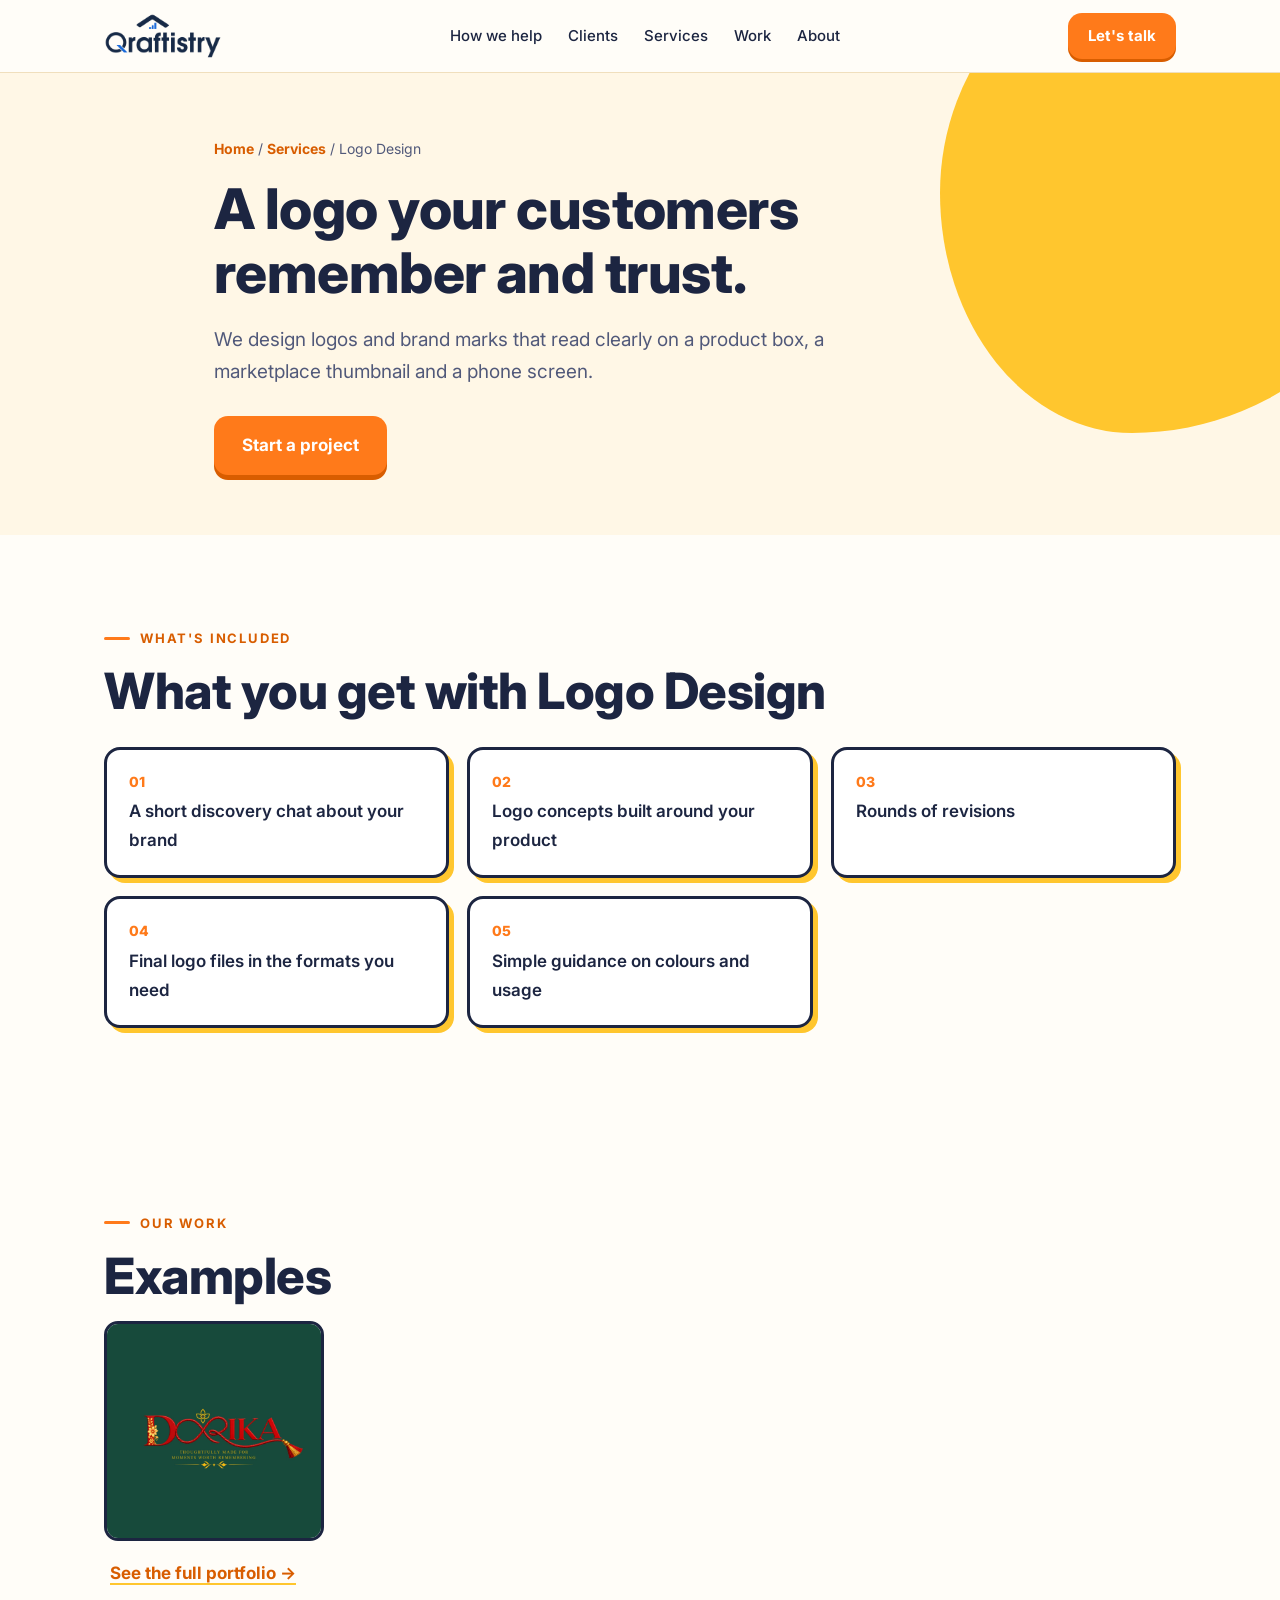
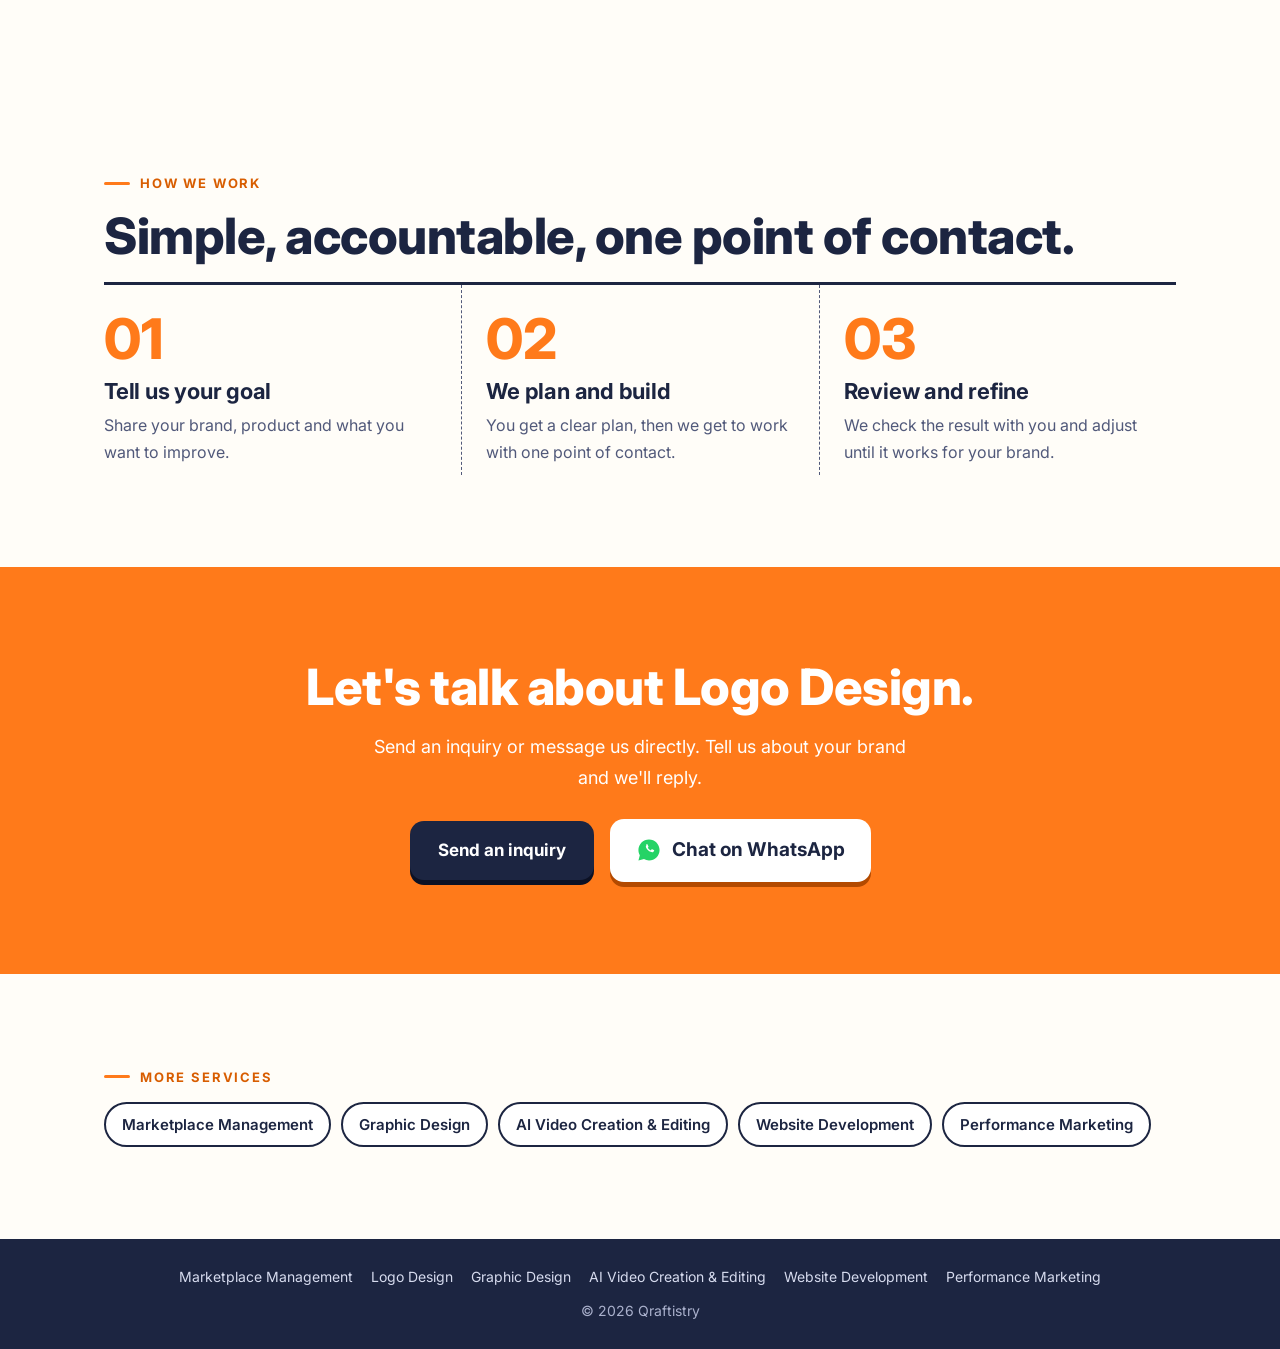
<file: services/logo-design.html>
<!DOCTYPE html>
<html lang="en"><head><meta charset="utf-8"><meta name="viewport" content="width=device-width, initial-scale=1"><meta name="theme-color" content="#ff7a1a">
<title>Logo &amp; Brand Identity Design for E-commerce Brands | Qraftistry</title><meta name="description" content="Memorable logo and brand identity design that builds trust on product packs, marketplace pages and social media. Designed by Qraftistry.">
<link rel="icon" href="../assets/qraftistry-logo.png">
<link rel="canonical" href="https://qraftistry24.github.io/web-Yt/services/logo-design.html">
<meta property="og:type" content="website"><meta property="og:site_name" content="Qraftistry"><meta property="og:locale" content="en_IN">
<meta property="og:title" content="Logo &amp; Brand Identity Design for E-commerce Brands | Qraftistry"><meta property="og:description" content="Memorable logo and brand identity design that builds trust on product packs, marketplace pages and social media. Designed by Qraftistry.">
<meta property="og:url" content="https://qraftistry24.github.io/web-Yt/services/logo-design.html"><meta property="og:image" content="https://qraftistry24.github.io/web-Yt/assets/og-image.jpg"><meta property="og:image:width" content="1200"><meta property="og:image:height" content="630">
<meta property="og:image:alt" content="Qraftistry: brands trust us to own the work, we turn that trust into profit.">
<meta name="twitter:card" content="summary_large_image"><meta name="twitter:title" content="Logo &amp; Brand Identity Design for E-commerce Brands | Qraftistry"><meta name="twitter:description" content="Memorable logo and brand identity design that builds trust on product packs, marketplace pages and social media. Designed by Qraftistry."><meta name="twitter:image" content="https://qraftistry24.github.io/web-Yt/assets/og-image.jpg">
<script type="application/ld+json">{"@context": "https://schema.org", "@graph": [{"@type": "Service", "name": "Logo Design", "url": "https://qraftistry24.github.io/web-Yt/services/logo-design.html", "description": "Memorable logo and brand identity design that builds trust on product packs, marketplace pages and social media. Designed by Qraftistry.", "provider": {"@type": "Organization", "name": "Qraftistry", "url": "https://qraftistry24.github.io/web-Yt/", "email": "qraftistry24@gmail.com"}, "serviceType": "Logo Design"}, {"@type": "BreadcrumbList", "itemListElement": [{"@type": "ListItem", "position": 1, "name": "Home", "item": "https://qraftistry24.github.io/web-Yt/"}, {"@type": "ListItem", "position": 2, "name": "Logo Design", "item": "https://qraftistry24.github.io/web-Yt/services/logo-design.html"}]}]}</script>
<link rel="preconnect" href="https://fonts.googleapis.com"><link rel="preconnect" href="https://fonts.gstatic.com" crossorigin>
<link href="https://fonts.googleapis.com/css2?family=Inter:wght@400;500;600;700;800&display=swap" rel="stylesheet">
<link rel="stylesheet" href="../assets/style.css?v=20261122-2"><script src="../assets/site.js?v=20261122" defer></script></head><body>
<header class="nav"><div class="wrap">
  <a href="../index.html"><img src="../assets/qraftistry-logo.png" alt="Qraftistry"></a>
  <nav><a href="../index.html#solution">How we help</a><a href="../index.html#proof">Clients</a><a href="../index.html#services">Services</a><a href="../index.html#work">Work</a><a href="../index.html#about">About</a></nav>
  <a class="btn" href="../index.html#contact" data-track="consultation_click" data-loc="header">Let's talk</a>
</div></header>
<main>
<div class="sp-hero"><div class="wrap"><p class="crumbs"><a href="../index.html">Home</a> / <a href="../index.html#services">Services</a> / Logo Design</p>
<h1>A logo your customers remember and trust.</h1><p class="lead">We design logos and brand marks that read clearly on a product box, a marketplace thumbnail and a phone screen.</p>
<a class="btn" href="../index.html#contact" data-track="consultation_click" data-loc="service-hero">Start a project</a></div></div>
<section><div class="wrap"><p class="kicker">What's included</p><h2>What you get with Logo Design</h2><div class="incl" style="margin-top:26px"><div><span>01</span>A short discovery chat about your brand</div><div><span>02</span>Logo concepts built around your product</div><div><span>03</span>Rounds of revisions</div><div><span>04</span>Final logo files in the formats you need</div><div><span>05</span>Simple guidance on colours and usage</div></div></div></section>
<section class="soft"><div class="wrap"><p class="kicker">Our work</p><h2>Examples</h2><div class="work-strip"><img src="../assets/dorika-logo.jpg" alt="Logo Design example by Qraftistry"></div><p style="margin-top:18px"><a class="more" href="../index.html#work">See the full portfolio →</a></p></div></section>
<section><div class="wrap"><p class="kicker">How we work</p><h2>Simple, accountable, one point of contact.</h2><div class="steps" style="grid-template-columns:repeat(3,1fr)"><div class="step"><div class="n">01</div><h3>Tell us your goal</h3><p>Share your brand, product and what you want to improve.</p></div><div class="step"><div class="n">02</div><h3>We plan and build</h3><p>You get a clear plan, then we get to work with one point of contact.</p></div><div class="step"><div class="n">03</div><h3>Review and refine</h3><p>We check the result with you and adjust until it works for your brand.</p></div></div></div></section>
<section class="sp-cta"><div class="wrap"><h2>Let's talk about Logo Design.</h2><p>Send an inquiry or message us directly. Tell us about your brand and we'll reply.</p>
<div class="reach"><a class="btn" href="../index.html#contact" data-track="consultation_click" data-loc="service-cta">Send an inquiry</a><a class="wa" href="https://wa.me/919769471251?text=Hi%20Qraftistry%2C%20I%27m%20interested%20in%20Logo%20Design." target="_blank" rel="noopener"><svg viewBox="0 0 32 32" width="26" height="26" aria-hidden="true"><path fill="#25d366" d="M16 3C8.8 3 3 8.8 3 16c0 2.3.6 4.5 1.7 6.4L3 29l6.8-1.8A13 13 0 0 0 16 29c7.2 0 13-5.8 13-13S23.2 3 16 3z"/><path fill="#fff" d="M12.2 9.6c.3-.6.6-.6.9-.6h.6c.2 0 .5 0 .7.5l.9 2.1c.1.2.1.4 0 .6l-.5.7c-.2.2-.3.4-.1.6.5.9 1.700 2.200 3.100 2.800.3.1.5.1.6-.1l.8-1c.2-.2.4-.3.7-.2l2 .9c.3.1.5.3.5.5 0 .6-.3 1.500-1.200 2-.7.400-1.700.5-3.300-.1-2.300-.9-4.100-2.700-5.100-4.400-.9-1.500-1-2.700.3-4.300z"/></svg><span>Chat on WhatsApp</span></a></div></div></section>
<section><div class="wrap"><p class="kicker">More services</p><div class="otherl"><a href="marketplace-management.html">Marketplace Management</a><a href="graphic-design.html">Graphic Design</a><a href="ai-video-creation-editing.html">AI Video Creation &amp; Editing</a><a href="website-development.html">Website Development</a><a href="performance-marketing.html">Performance Marketing</a></div></div></section>
</main><footer><div class="fl"><a href="marketplace-management.html">Marketplace Management</a><a href="logo-design.html">Logo Design</a><a href="graphic-design.html">Graphic Design</a><a href="ai-video-creation-editing.html">AI Video Creation &amp; Editing</a><a href="website-development.html">Website Development</a><a href="performance-marketing.html">Performance Marketing</a></div>© 2026 Qraftistry</footer></body></html>
</file>
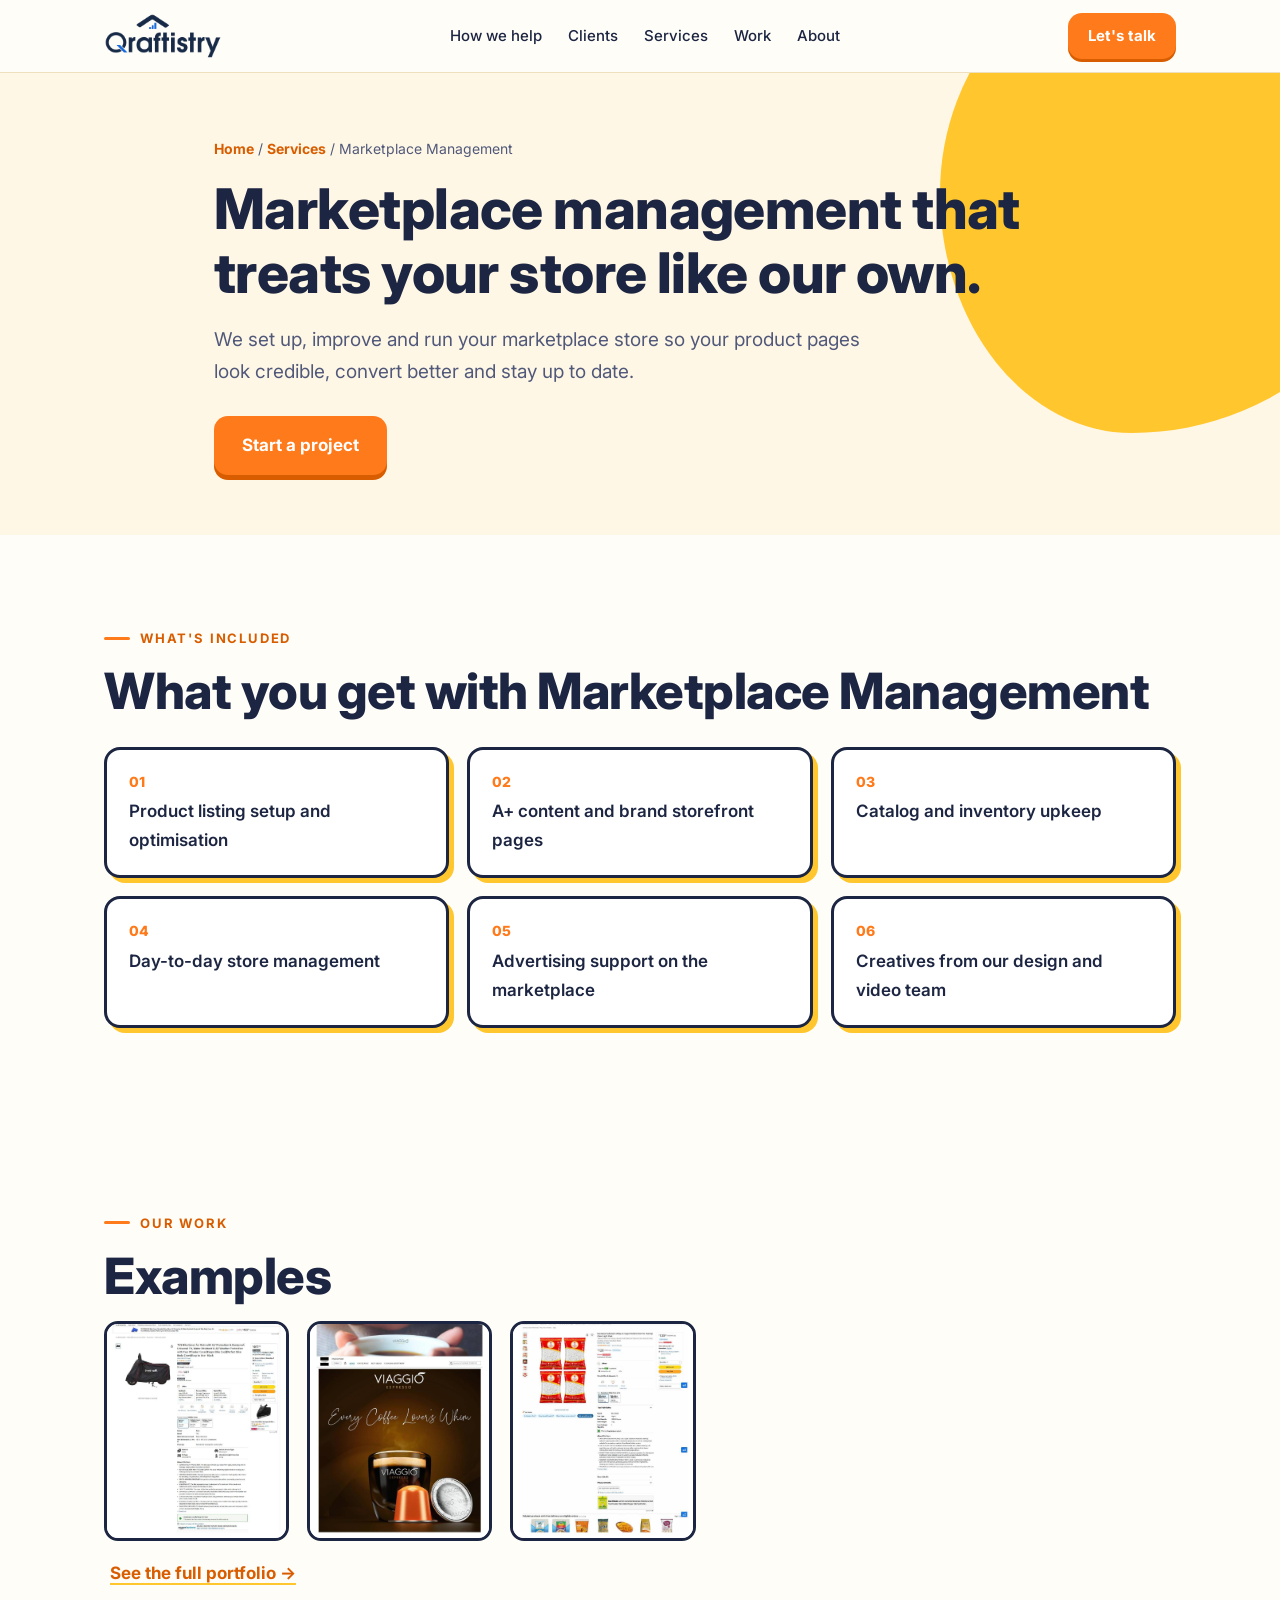
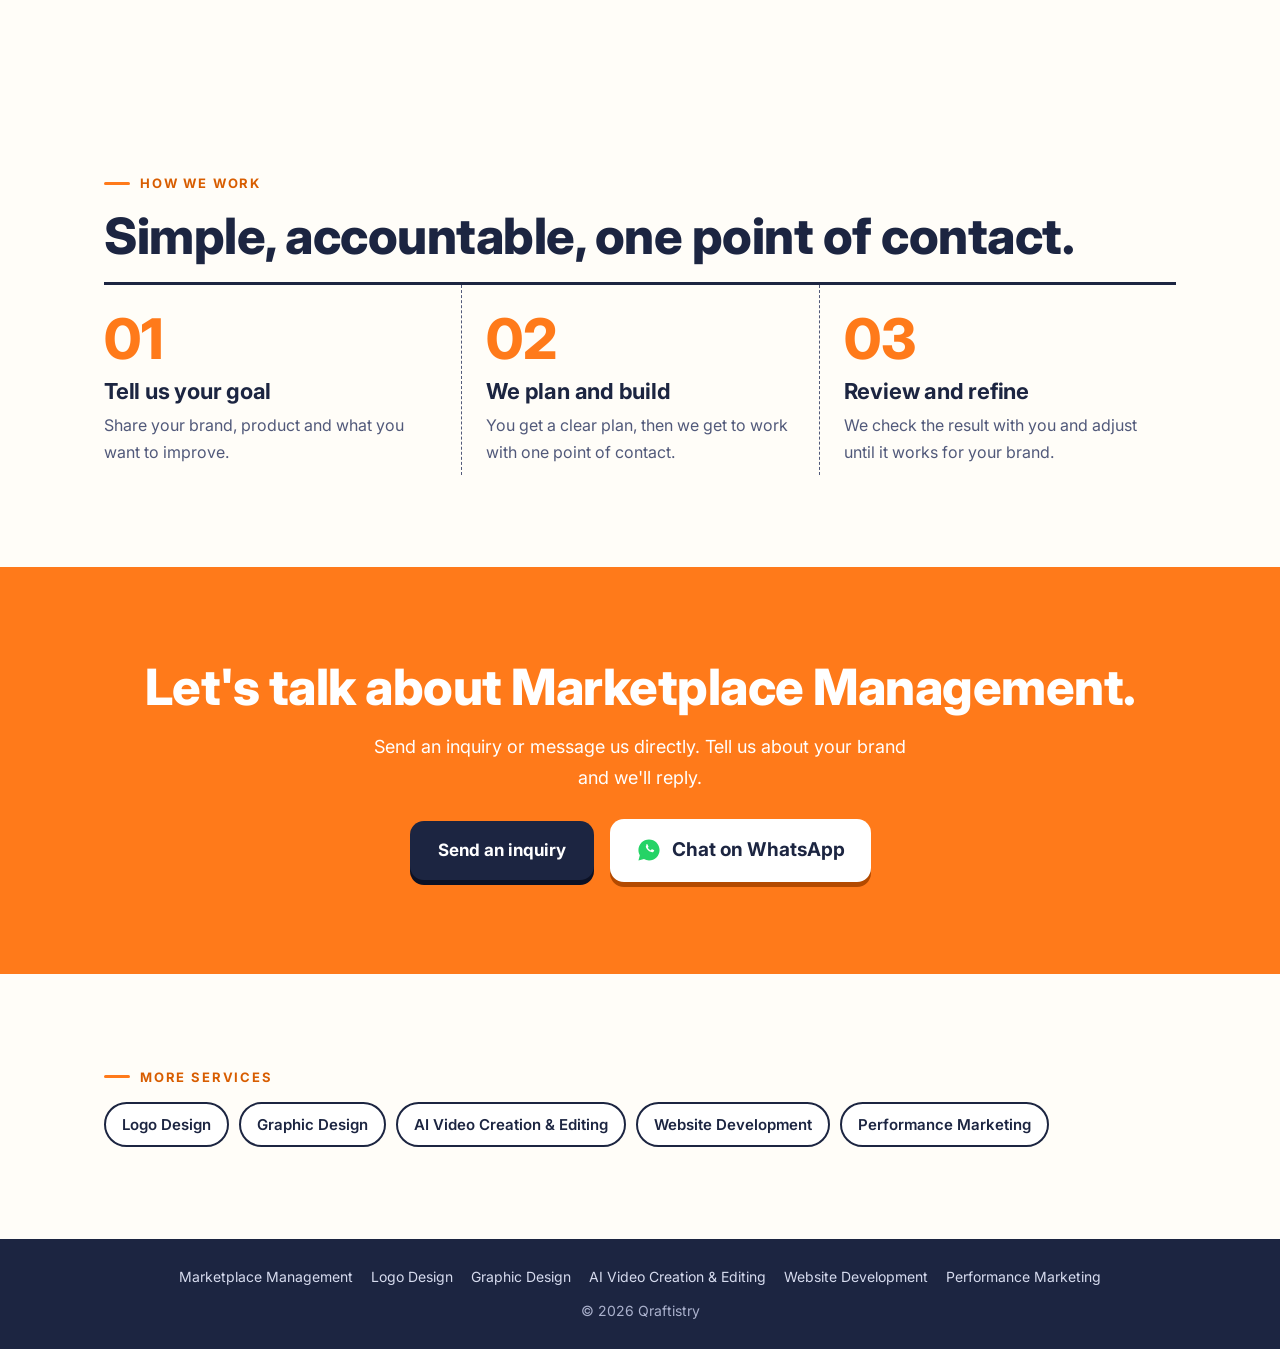
<file: services/marketplace-management.html>
<!DOCTYPE html>
<html lang="en"><head><meta charset="utf-8"><meta name="viewport" content="width=device-width, initial-scale=1"><meta name="theme-color" content="#ff7a1a">
<title>Amazon &amp; Marketplace Management for E-commerce Brands | Qraftistry</title><meta name="description" content="Hands-on marketplace management for e-commerce brands: product listings, A+ content, catalog and store upkeep on Amazon.in and other marketplaces.">
<link rel="icon" href="../assets/qraftistry-logo.png">
<link rel="canonical" href="https://qraftistry24.github.io/web-Yt/services/marketplace-management.html">
<meta property="og:type" content="website"><meta property="og:site_name" content="Qraftistry"><meta property="og:locale" content="en_IN">
<meta property="og:title" content="Amazon &amp; Marketplace Management for E-commerce Brands | Qraftistry"><meta property="og:description" content="Hands-on marketplace management for e-commerce brands: product listings, A+ content, catalog and store upkeep on Amazon.in and other marketplaces.">
<meta property="og:url" content="https://qraftistry24.github.io/web-Yt/services/marketplace-management.html"><meta property="og:image" content="https://qraftistry24.github.io/web-Yt/assets/og-image.jpg"><meta property="og:image:width" content="1200"><meta property="og:image:height" content="630">
<meta property="og:image:alt" content="Qraftistry: brands trust us to own the work, we turn that trust into profit.">
<meta name="twitter:card" content="summary_large_image"><meta name="twitter:title" content="Amazon &amp; Marketplace Management for E-commerce Brands | Qraftistry"><meta name="twitter:description" content="Hands-on marketplace management for e-commerce brands: product listings, A+ content, catalog and store upkeep on Amazon.in and other marketplaces."><meta name="twitter:image" content="https://qraftistry24.github.io/web-Yt/assets/og-image.jpg">
<script type="application/ld+json">{"@context": "https://schema.org", "@graph": [{"@type": "Service", "name": "Marketplace Management", "url": "https://qraftistry24.github.io/web-Yt/services/marketplace-management.html", "description": "Hands-on marketplace management for e-commerce brands: product listings, A+ content, catalog and store upkeep on Amazon.in and other marketplaces.", "provider": {"@type": "Organization", "name": "Qraftistry", "url": "https://qraftistry24.github.io/web-Yt/", "email": "qraftistry24@gmail.com"}, "serviceType": "Marketplace Management"}, {"@type": "BreadcrumbList", "itemListElement": [{"@type": "ListItem", "position": 1, "name": "Home", "item": "https://qraftistry24.github.io/web-Yt/"}, {"@type": "ListItem", "position": 2, "name": "Marketplace Management", "item": "https://qraftistry24.github.io/web-Yt/services/marketplace-management.html"}]}]}</script>
<link rel="preconnect" href="https://fonts.googleapis.com"><link rel="preconnect" href="https://fonts.gstatic.com" crossorigin>
<link href="https://fonts.googleapis.com/css2?family=Inter:wght@400;500;600;700;800&display=swap" rel="stylesheet">
<link rel="stylesheet" href="../assets/style.css?v=20261122-2"><script src="../assets/site.js?v=20261122" defer></script></head><body>
<header class="nav"><div class="wrap">
  <a href="../index.html"><img src="../assets/qraftistry-logo.png" alt="Qraftistry"></a>
  <nav><a href="../index.html#solution">How we help</a><a href="../index.html#proof">Clients</a><a href="../index.html#services">Services</a><a href="../index.html#work">Work</a><a href="../index.html#about">About</a></nav>
  <a class="btn" href="../index.html#contact" data-track="consultation_click" data-loc="header">Let's talk</a>
</div></header>
<main>
<div class="sp-hero"><div class="wrap"><p class="crumbs"><a href="../index.html">Home</a> / <a href="../index.html#services">Services</a> / Marketplace Management</p>
<h1>Marketplace management that treats your store like our own.</h1><p class="lead">We set up, improve and run your marketplace store so your product pages look credible, convert better and stay up to date.</p>
<a class="btn" href="../index.html#contact" data-track="consultation_click" data-loc="service-hero">Start a project</a></div></div>
<section><div class="wrap"><p class="kicker">What's included</p><h2>What you get with Marketplace Management</h2><div class="incl" style="margin-top:26px"><div><span>01</span>Product listing setup and optimisation</div><div><span>02</span>A+ content and brand storefront pages</div><div><span>03</span>Catalog and inventory upkeep</div><div><span>04</span>Day-to-day store management</div><div><span>05</span>Advertising support on the marketplace</div><div><span>06</span>Creatives from our design and video team</div></div></div></section>
<section class="soft"><div class="wrap"><p class="kicker">Our work</p><h2>Examples</h2><div class="work-strip"><img src="../assets/tvs-1.jpg" alt="Marketplace Management example by Qraftistry"><img src="../assets/viaggio-1.jpg" alt="Marketplace Management example by Qraftistry"><img src="../assets/dau-1.jpg" alt="Marketplace Management example by Qraftistry"></div><p style="margin-top:18px"><a class="more" href="../index.html#work">See the full portfolio →</a></p></div></section>
<section><div class="wrap"><p class="kicker">How we work</p><h2>Simple, accountable, one point of contact.</h2><div class="steps" style="grid-template-columns:repeat(3,1fr)"><div class="step"><div class="n">01</div><h3>Tell us your goal</h3><p>Share your brand, product and what you want to improve.</p></div><div class="step"><div class="n">02</div><h3>We plan and build</h3><p>You get a clear plan, then we get to work with one point of contact.</p></div><div class="step"><div class="n">03</div><h3>Review and refine</h3><p>We check the result with you and adjust until it works for your brand.</p></div></div></div></section>
<section class="sp-cta"><div class="wrap"><h2>Let's talk about Marketplace Management.</h2><p>Send an inquiry or message us directly. Tell us about your brand and we'll reply.</p>
<div class="reach"><a class="btn" href="../index.html#contact" data-track="consultation_click" data-loc="service-cta">Send an inquiry</a><a class="wa" href="https://wa.me/919769471251?text=Hi%20Qraftistry%2C%20I%27m%20interested%20in%20Marketplace%20Management." target="_blank" rel="noopener"><svg viewBox="0 0 32 32" width="26" height="26" aria-hidden="true"><path fill="#25d366" d="M16 3C8.8 3 3 8.8 3 16c0 2.3.6 4.5 1.7 6.4L3 29l6.8-1.8A13 13 0 0 0 16 29c7.2 0 13-5.8 13-13S23.2 3 16 3z"/><path fill="#fff" d="M12.2 9.6c.3-.6.6-.6.9-.6h.6c.2 0 .5 0 .7.5l.9 2.1c.1.2.1.4 0 .6l-.5.7c-.2.2-.3.4-.1.6.5.9 1.700 2.200 3.100 2.800.3.1.5.1.6-.1l.8-1c.2-.2.4-.3.7-.2l2 .9c.3.1.5.3.5.5 0 .6-.3 1.500-1.200 2-.7.400-1.700.5-3.300-.1-2.300-.9-4.100-2.700-5.100-4.400-.9-1.500-1-2.700.3-4.300z"/></svg><span>Chat on WhatsApp</span></a></div></div></section>
<section><div class="wrap"><p class="kicker">More services</p><div class="otherl"><a href="logo-design.html">Logo Design</a><a href="graphic-design.html">Graphic Design</a><a href="ai-video-creation-editing.html">AI Video Creation &amp; Editing</a><a href="website-development.html">Website Development</a><a href="performance-marketing.html">Performance Marketing</a></div></div></section>
</main><footer><div class="fl"><a href="marketplace-management.html">Marketplace Management</a><a href="logo-design.html">Logo Design</a><a href="graphic-design.html">Graphic Design</a><a href="ai-video-creation-editing.html">AI Video Creation &amp; Editing</a><a href="website-development.html">Website Development</a><a href="performance-marketing.html">Performance Marketing</a></div>© 2026 Qraftistry</footer></body></html>
</file>
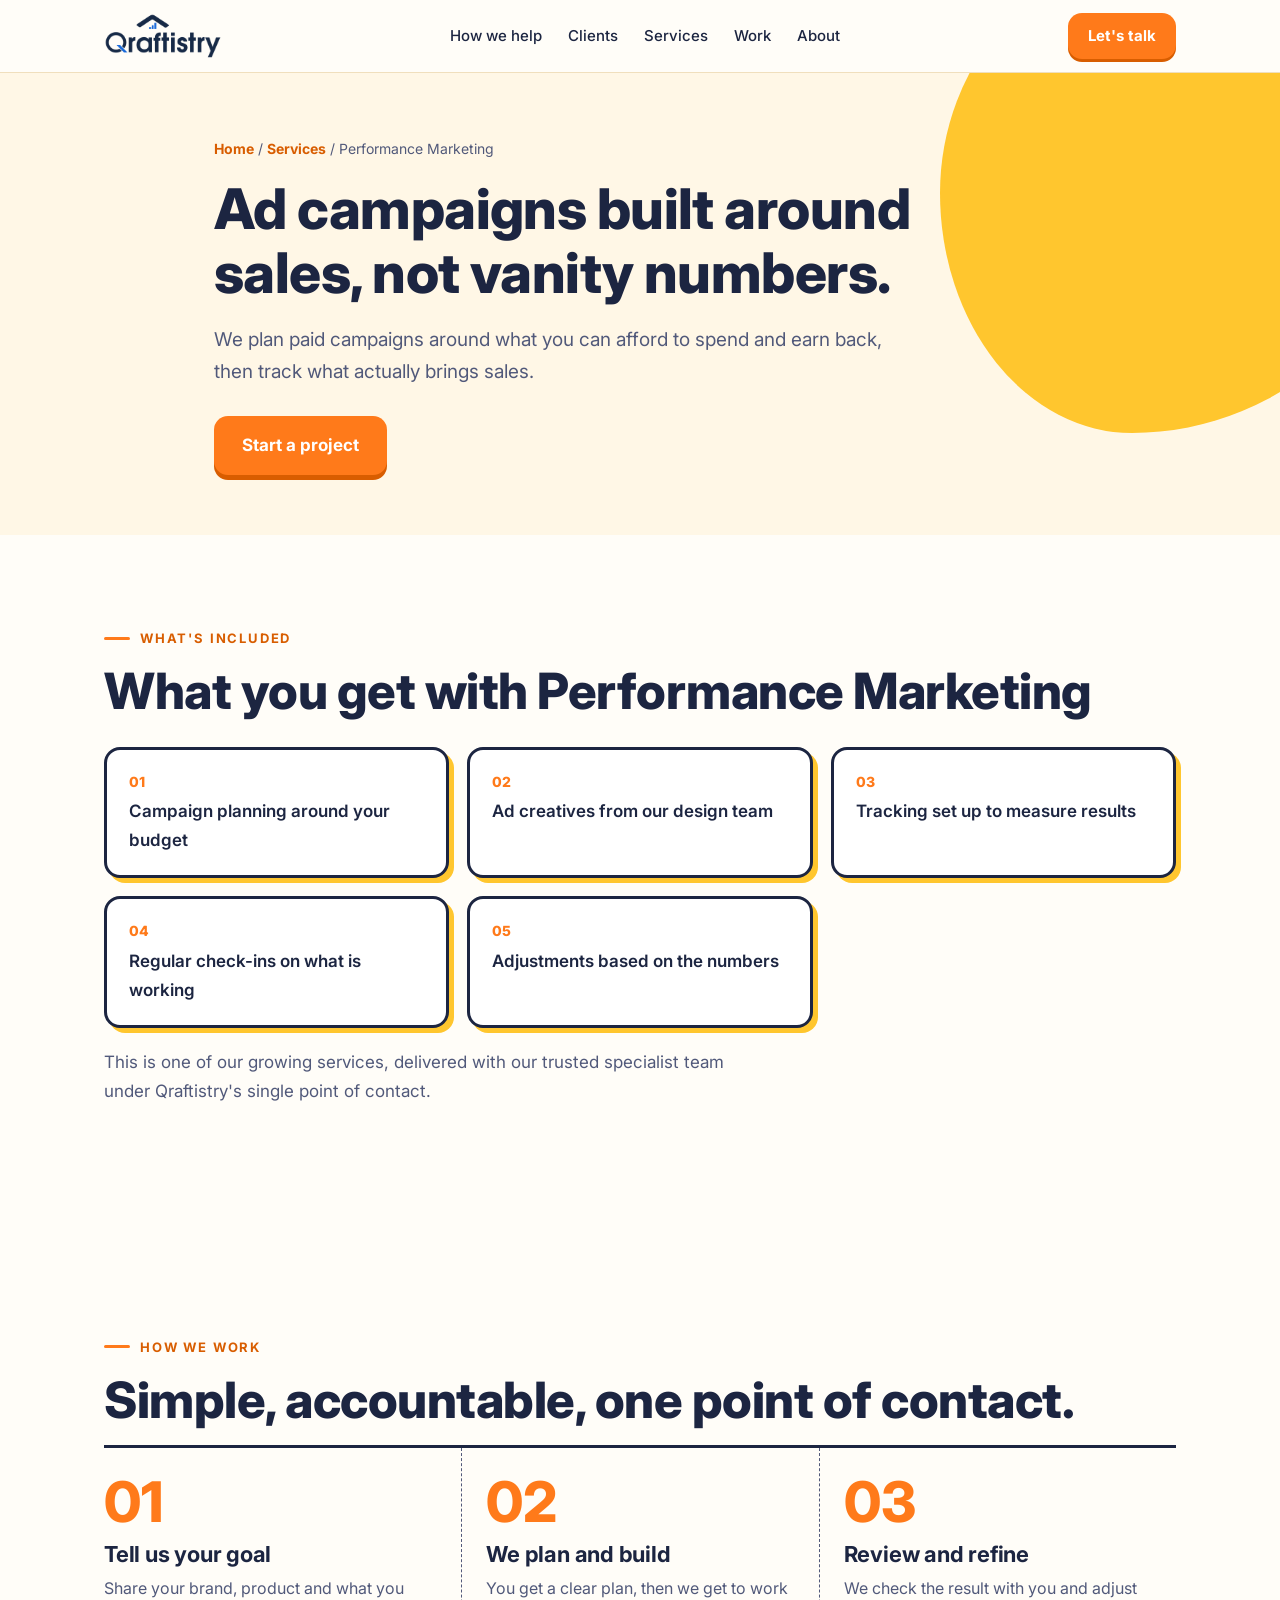
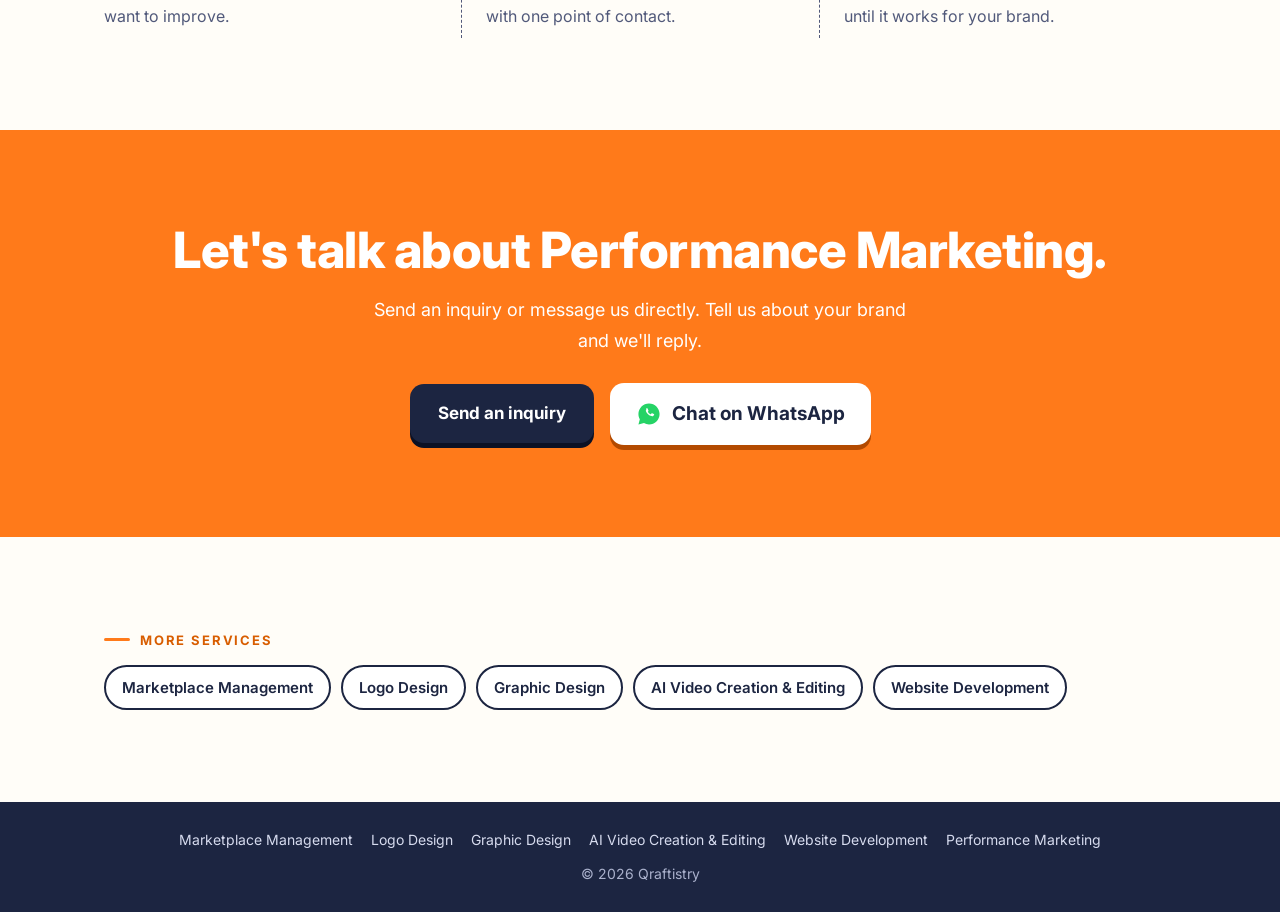
<file: services/performance-marketing.html>
<!DOCTYPE html>
<html lang="en"><head><meta charset="utf-8"><meta name="viewport" content="width=device-width, initial-scale=1"><meta name="theme-color" content="#ff7a1a">
<title>Performance Marketing &amp; Ad Campaigns for Sellers | Qraftistry</title><meta name="description" content="Ad campaigns planned around measurable sales and ROI, with creatives and tracking set up properly. Delivered with our specialist team.">
<link rel="icon" href="../assets/qraftistry-logo.png">
<link rel="canonical" href="https://qraftistry24.github.io/web-Yt/services/performance-marketing.html">
<meta property="og:type" content="website"><meta property="og:site_name" content="Qraftistry"><meta property="og:locale" content="en_IN">
<meta property="og:title" content="Performance Marketing &amp; Ad Campaigns for Sellers | Qraftistry"><meta property="og:description" content="Ad campaigns planned around measurable sales and ROI, with creatives and tracking set up properly. Delivered with our specialist team.">
<meta property="og:url" content="https://qraftistry24.github.io/web-Yt/services/performance-marketing.html"><meta property="og:image" content="https://qraftistry24.github.io/web-Yt/assets/og-image.jpg"><meta property="og:image:width" content="1200"><meta property="og:image:height" content="630">
<meta property="og:image:alt" content="Qraftistry: brands trust us to own the work, we turn that trust into profit.">
<meta name="twitter:card" content="summary_large_image"><meta name="twitter:title" content="Performance Marketing &amp; Ad Campaigns for Sellers | Qraftistry"><meta name="twitter:description" content="Ad campaigns planned around measurable sales and ROI, with creatives and tracking set up properly. Delivered with our specialist team."><meta name="twitter:image" content="https://qraftistry24.github.io/web-Yt/assets/og-image.jpg">
<script type="application/ld+json">{"@context": "https://schema.org", "@graph": [{"@type": "Service", "name": "Performance Marketing", "url": "https://qraftistry24.github.io/web-Yt/services/performance-marketing.html", "description": "Ad campaigns planned around measurable sales and ROI, with creatives and tracking set up properly. Delivered with our specialist team.", "provider": {"@type": "Organization", "name": "Qraftistry", "url": "https://qraftistry24.github.io/web-Yt/", "email": "qraftistry24@gmail.com"}, "serviceType": "Performance Marketing"}, {"@type": "BreadcrumbList", "itemListElement": [{"@type": "ListItem", "position": 1, "name": "Home", "item": "https://qraftistry24.github.io/web-Yt/"}, {"@type": "ListItem", "position": 2, "name": "Performance Marketing", "item": "https://qraftistry24.github.io/web-Yt/services/performance-marketing.html"}]}]}</script>
<link rel="preconnect" href="https://fonts.googleapis.com"><link rel="preconnect" href="https://fonts.gstatic.com" crossorigin>
<link href="https://fonts.googleapis.com/css2?family=Inter:wght@400;500;600;700;800&display=swap" rel="stylesheet">
<link rel="stylesheet" href="../assets/style.css?v=20261122-2"><script src="../assets/site.js?v=20261122" defer></script></head><body>
<header class="nav"><div class="wrap">
  <a href="../index.html"><img src="../assets/qraftistry-logo.png" alt="Qraftistry"></a>
  <nav><a href="../index.html#solution">How we help</a><a href="../index.html#proof">Clients</a><a href="../index.html#services">Services</a><a href="../index.html#work">Work</a><a href="../index.html#about">About</a></nav>
  <a class="btn" href="../index.html#contact" data-track="consultation_click" data-loc="header">Let's talk</a>
</div></header>
<main>
<div class="sp-hero"><div class="wrap"><p class="crumbs"><a href="../index.html">Home</a> / <a href="../index.html#services">Services</a> / Performance Marketing</p>
<h1>Ad campaigns built around sales, not vanity numbers.</h1><p class="lead">We plan paid campaigns around what you can afford to spend and earn back, then track what actually brings sales.</p>
<a class="btn" href="../index.html#contact" data-track="consultation_click" data-loc="service-hero">Start a project</a></div></div>
<section><div class="wrap"><p class="kicker">What's included</p><h2>What you get with Performance Marketing</h2><div class="incl" style="margin-top:26px"><div><span>01</span>Campaign planning around your budget</div><div><span>02</span>Ad creatives from our design team</div><div><span>03</span>Tracking set up to measure results</div><div><span>04</span>Regular check-ins on what is working</div><div><span>05</span>Adjustments based on the numbers</div></div><p class="sub" style="margin-top:20px">This is one of our growing services, delivered with our trusted specialist team under Qraftistry's single point of contact.</p></div></section>

<section><div class="wrap"><p class="kicker">How we work</p><h2>Simple, accountable, one point of contact.</h2><div class="steps" style="grid-template-columns:repeat(3,1fr)"><div class="step"><div class="n">01</div><h3>Tell us your goal</h3><p>Share your brand, product and what you want to improve.</p></div><div class="step"><div class="n">02</div><h3>We plan and build</h3><p>You get a clear plan, then we get to work with one point of contact.</p></div><div class="step"><div class="n">03</div><h3>Review and refine</h3><p>We check the result with you and adjust until it works for your brand.</p></div></div></div></section>
<section class="sp-cta"><div class="wrap"><h2>Let's talk about Performance Marketing.</h2><p>Send an inquiry or message us directly. Tell us about your brand and we'll reply.</p>
<div class="reach"><a class="btn" href="../index.html#contact" data-track="consultation_click" data-loc="service-cta">Send an inquiry</a><a class="wa" href="https://wa.me/919769471251?text=Hi%20Qraftistry%2C%20I%27m%20interested%20in%20Performance%20Marketing." target="_blank" rel="noopener"><svg viewBox="0 0 32 32" width="26" height="26" aria-hidden="true"><path fill="#25d366" d="M16 3C8.8 3 3 8.8 3 16c0 2.3.6 4.5 1.7 6.4L3 29l6.8-1.8A13 13 0 0 0 16 29c7.2 0 13-5.8 13-13S23.2 3 16 3z"/><path fill="#fff" d="M12.2 9.6c.3-.6.6-.6.9-.6h.6c.2 0 .5 0 .7.5l.9 2.1c.1.2.1.4 0 .6l-.5.7c-.2.2-.3.4-.1.6.5.9 1.700 2.200 3.100 2.800.3.1.5.1.6-.1l.8-1c.2-.2.4-.3.7-.2l2 .9c.3.1.5.3.5.5 0 .6-.3 1.500-1.200 2-.7.400-1.700.5-3.300-.1-2.300-.9-4.100-2.700-5.100-4.400-.9-1.500-1-2.700.3-4.300z"/></svg><span>Chat on WhatsApp</span></a></div></div></section>
<section><div class="wrap"><p class="kicker">More services</p><div class="otherl"><a href="marketplace-management.html">Marketplace Management</a><a href="logo-design.html">Logo Design</a><a href="graphic-design.html">Graphic Design</a><a href="ai-video-creation-editing.html">AI Video Creation &amp; Editing</a><a href="website-development.html">Website Development</a></div></div></section>
</main><footer><div class="fl"><a href="marketplace-management.html">Marketplace Management</a><a href="logo-design.html">Logo Design</a><a href="graphic-design.html">Graphic Design</a><a href="ai-video-creation-editing.html">AI Video Creation &amp; Editing</a><a href="website-development.html">Website Development</a><a href="performance-marketing.html">Performance Marketing</a></div>© 2026 Qraftistry</footer></body></html>
</file>
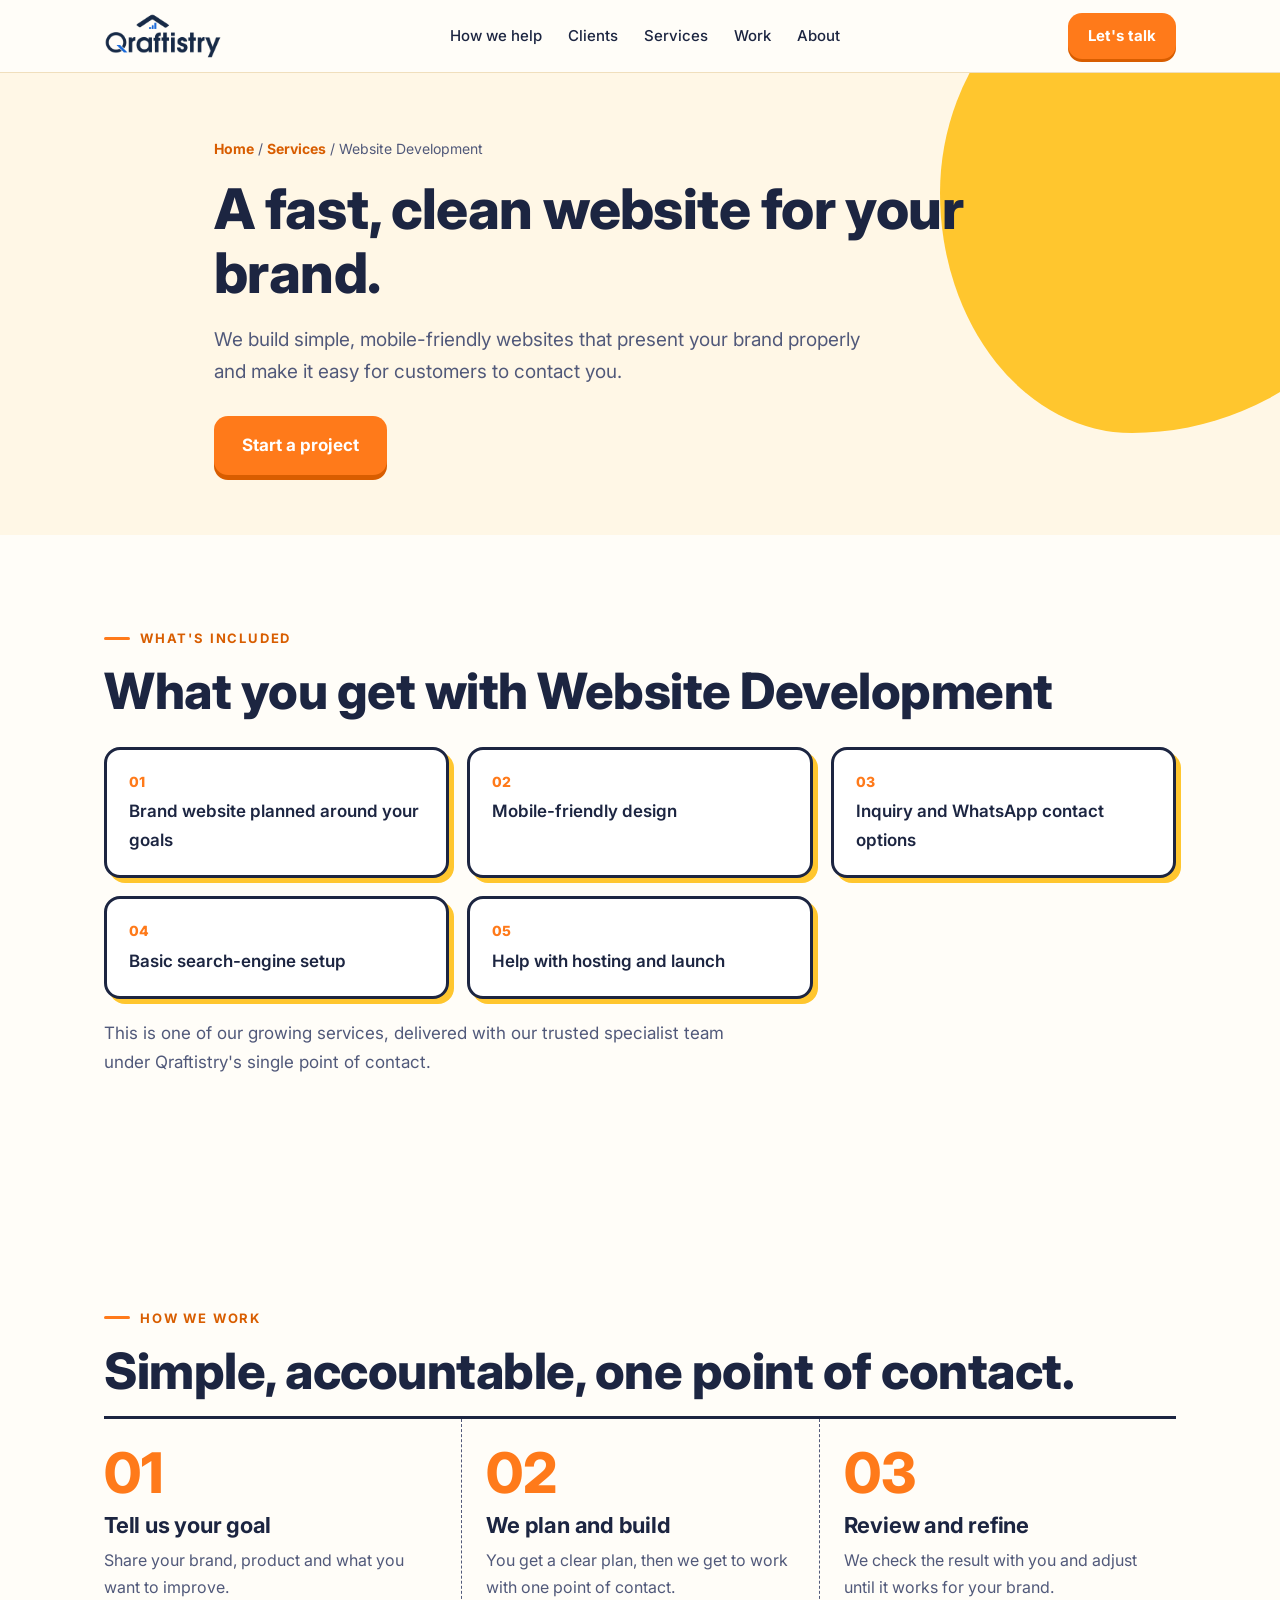
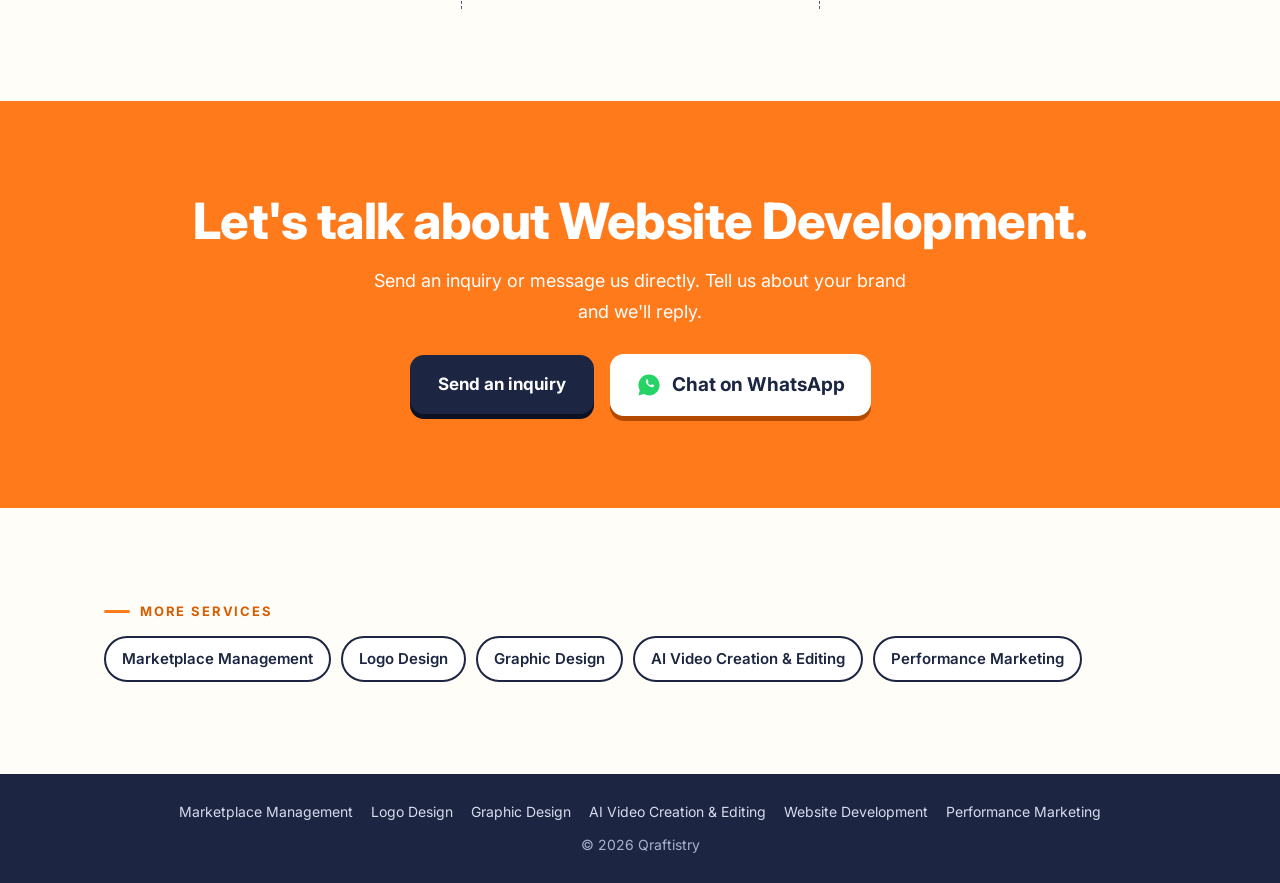
<file: services/website-development.html>
<!DOCTYPE html>
<html lang="en"><head><meta charset="utf-8"><meta name="viewport" content="width=device-width, initial-scale=1"><meta name="theme-color" content="#ff7a1a">
<title>Website Development for E-commerce &amp; Small Brands | Qraftistry</title><meta name="description" content="Fast, clean, mobile-friendly websites for your brand, so you are not only renting space on someone else&#x27;s platform. Delivered with our specialist team.">
<link rel="icon" href="../assets/qraftistry-logo.png">
<link rel="canonical" href="https://qraftistry24.github.io/web-Yt/services/website-development.html">
<meta property="og:type" content="website"><meta property="og:site_name" content="Qraftistry"><meta property="og:locale" content="en_IN">
<meta property="og:title" content="Website Development for E-commerce &amp; Small Brands | Qraftistry"><meta property="og:description" content="Fast, clean, mobile-friendly websites for your brand, so you are not only renting space on someone else&#x27;s platform. Delivered with our specialist team.">
<meta property="og:url" content="https://qraftistry24.github.io/web-Yt/services/website-development.html"><meta property="og:image" content="https://qraftistry24.github.io/web-Yt/assets/og-image.jpg"><meta property="og:image:width" content="1200"><meta property="og:image:height" content="630">
<meta property="og:image:alt" content="Qraftistry: brands trust us to own the work, we turn that trust into profit.">
<meta name="twitter:card" content="summary_large_image"><meta name="twitter:title" content="Website Development for E-commerce &amp; Small Brands | Qraftistry"><meta name="twitter:description" content="Fast, clean, mobile-friendly websites for your brand, so you are not only renting space on someone else&#x27;s platform. Delivered with our specialist team."><meta name="twitter:image" content="https://qraftistry24.github.io/web-Yt/assets/og-image.jpg">
<script type="application/ld+json">{"@context": "https://schema.org", "@graph": [{"@type": "Service", "name": "Website Development", "url": "https://qraftistry24.github.io/web-Yt/services/website-development.html", "description": "Fast, clean, mobile-friendly websites for your brand, so you are not only renting space on someone else's platform. Delivered with our specialist team.", "provider": {"@type": "Organization", "name": "Qraftistry", "url": "https://qraftistry24.github.io/web-Yt/", "email": "qraftistry24@gmail.com"}, "serviceType": "Website Development"}, {"@type": "BreadcrumbList", "itemListElement": [{"@type": "ListItem", "position": 1, "name": "Home", "item": "https://qraftistry24.github.io/web-Yt/"}, {"@type": "ListItem", "position": 2, "name": "Website Development", "item": "https://qraftistry24.github.io/web-Yt/services/website-development.html"}]}]}</script>
<link rel="preconnect" href="https://fonts.googleapis.com"><link rel="preconnect" href="https://fonts.gstatic.com" crossorigin>
<link href="https://fonts.googleapis.com/css2?family=Inter:wght@400;500;600;700;800&display=swap" rel="stylesheet">
<link rel="stylesheet" href="../assets/style.css?v=20261122-2"><script src="../assets/site.js?v=20261122" defer></script></head><body>
<header class="nav"><div class="wrap">
  <a href="../index.html"><img src="../assets/qraftistry-logo.png" alt="Qraftistry"></a>
  <nav><a href="../index.html#solution">How we help</a><a href="../index.html#proof">Clients</a><a href="../index.html#services">Services</a><a href="../index.html#work">Work</a><a href="../index.html#about">About</a></nav>
  <a class="btn" href="../index.html#contact" data-track="consultation_click" data-loc="header">Let's talk</a>
</div></header>
<main>
<div class="sp-hero"><div class="wrap"><p class="crumbs"><a href="../index.html">Home</a> / <a href="../index.html#services">Services</a> / Website Development</p>
<h1>A fast, clean website for your brand.</h1><p class="lead">We build simple, mobile-friendly websites that present your brand properly and make it easy for customers to contact you.</p>
<a class="btn" href="../index.html#contact" data-track="consultation_click" data-loc="service-hero">Start a project</a></div></div>
<section><div class="wrap"><p class="kicker">What's included</p><h2>What you get with Website Development</h2><div class="incl" style="margin-top:26px"><div><span>01</span>Brand website planned around your goals</div><div><span>02</span>Mobile-friendly design</div><div><span>03</span>Inquiry and WhatsApp contact options</div><div><span>04</span>Basic search-engine setup</div><div><span>05</span>Help with hosting and launch</div></div><p class="sub" style="margin-top:20px">This is one of our growing services, delivered with our trusted specialist team under Qraftistry's single point of contact.</p></div></section>

<section><div class="wrap"><p class="kicker">How we work</p><h2>Simple, accountable, one point of contact.</h2><div class="steps" style="grid-template-columns:repeat(3,1fr)"><div class="step"><div class="n">01</div><h3>Tell us your goal</h3><p>Share your brand, product and what you want to improve.</p></div><div class="step"><div class="n">02</div><h3>We plan and build</h3><p>You get a clear plan, then we get to work with one point of contact.</p></div><div class="step"><div class="n">03</div><h3>Review and refine</h3><p>We check the result with you and adjust until it works for your brand.</p></div></div></div></section>
<section class="sp-cta"><div class="wrap"><h2>Let's talk about Website Development.</h2><p>Send an inquiry or message us directly. Tell us about your brand and we'll reply.</p>
<div class="reach"><a class="btn" href="../index.html#contact" data-track="consultation_click" data-loc="service-cta">Send an inquiry</a><a class="wa" href="https://wa.me/919769471251?text=Hi%20Qraftistry%2C%20I%27m%20interested%20in%20Website%20Development." target="_blank" rel="noopener"><svg viewBox="0 0 32 32" width="26" height="26" aria-hidden="true"><path fill="#25d366" d="M16 3C8.8 3 3 8.8 3 16c0 2.3.6 4.5 1.7 6.4L3 29l6.8-1.8A13 13 0 0 0 16 29c7.2 0 13-5.8 13-13S23.2 3 16 3z"/><path fill="#fff" d="M12.2 9.6c.3-.6.6-.6.9-.6h.6c.2 0 .5 0 .7.5l.9 2.1c.1.2.1.4 0 .6l-.5.7c-.2.2-.3.4-.1.6.5.9 1.700 2.200 3.100 2.800.3.1.5.1.6-.1l.8-1c.2-.2.4-.3.7-.2l2 .9c.3.1.5.3.5.5 0 .6-.3 1.500-1.200 2-.7.400-1.700.5-3.300-.1-2.300-.9-4.100-2.700-5.100-4.400-.9-1.500-1-2.700.3-4.300z"/></svg><span>Chat on WhatsApp</span></a></div></div></section>
<section><div class="wrap"><p class="kicker">More services</p><div class="otherl"><a href="marketplace-management.html">Marketplace Management</a><a href="logo-design.html">Logo Design</a><a href="graphic-design.html">Graphic Design</a><a href="ai-video-creation-editing.html">AI Video Creation &amp; Editing</a><a href="performance-marketing.html">Performance Marketing</a></div></div></section>
</main><footer><div class="fl"><a href="marketplace-management.html">Marketplace Management</a><a href="logo-design.html">Logo Design</a><a href="graphic-design.html">Graphic Design</a><a href="ai-video-creation-editing.html">AI Video Creation &amp; Editing</a><a href="website-development.html">Website Development</a><a href="performance-marketing.html">Performance Marketing</a></div>© 2026 Qraftistry</footer></body></html>
</file>
<file: assets/style.css>
:root{--ink:#1c2541;--ink2:#51597a;--cream:#fff7e6;--paper:#fffdf8;--yellow:#ffc62e;--orange:#ff7a1a;--orange-d:#d85d00;--line:#f0dfbd;color-scheme:light}
*{box-sizing:border-box;margin:0;padding:0}html{scroll-behavior:smooth}
body{font-family:'Inter',system-ui,sans-serif;background:var(--paper);color:var(--ink);line-height:1.7;font-size:17px}
h1,h2,h3,.disp{font-family:'Inter',system-ui,sans-serif;line-height:1.15;letter-spacing:-.01em}
img{max-width:100%;display:block}a{color:inherit;text-decoration:none}
.wrap{max-width:1120px;margin:0 auto;padding:0 24px}section{padding:92px 0;position:relative}
h2{font-size:clamp(30px,4.6vw,50px);font-weight:800;margin-bottom:16px}
.kicker{font-weight:700;font-size:13px;letter-spacing:.14em;text-transform:uppercase;color:var(--orange-d);margin-bottom:14px;display:flex;align-items:center;gap:10px}
.kicker:before{content:"";width:26px;height:3px;background:var(--orange);border-radius:3px}
.sub{max-width:620px;color:var(--ink2);margin-bottom:46px}
.btn{display:inline-block;font-weight:700;padding:15px 28px;border-radius:14px;background:var(--orange);color:#fff;box-shadow:0 5px 0 var(--orange-d);transition:transform .15s,box-shadow .15s}
.btn:hover{transform:translateY(3px);box-shadow:0 2px 0 var(--orange-d)}
.btn.alt{background:transparent;color:var(--ink);box-shadow:inset 0 0 0 2px var(--ink)}.btn.alt:hover{box-shadow:inset 0 0 0 2px var(--ink)}
/* nav */
.nav{position:sticky;top:0;z-index:30;background:rgba(255,253,248,.94);backdrop-filter:blur(8px);border-bottom:1px solid var(--line)}
.nav .wrap{display:flex;align-items:center;justify-content:space-between;height:72px}
.nav img{height:46px;width:auto}.nav nav{display:flex;gap:26px;font-weight:500;font-size:15px}
.nav nav a:hover{color:var(--orange-d)}.nav .btn{padding:10px 20px;font-size:15px;box-shadow:0 3px 0 var(--orange-d)}
@media(max-width:860px){.nav nav{display:none}}
/* hero */
.hero{position:relative;background:var(--cream);overflow:hidden;padding:70px 0 90px}
.hero:before{content:"";position:absolute;right:-140px;top:-120px;width:560px;height:560px;background:var(--yellow);border-radius:46% 54% 60% 40%/50% 40% 60% 50%}
.hero .wrap{display:grid;grid-template-columns:minmax(0,1.25fr) minmax(0,.75fr);gap:50px;align-items:center;position:relative}
.hero h1{font-size:clamp(40px,6.4vw,76px);font-weight:800}
.hero h1 u{text-decoration:none;position:relative}
.hero h1 u svg{position:absolute;left:0;bottom:-12px;width:100%;height:16px}
.hero p.lead{font-size:20px;color:var(--ink2);max-width:540px;margin:26px 0 34px}
.hero .cta{display:flex;gap:16px;flex-wrap:wrap}
.founder{position:relative;justify-self:center;width:min(360px,80%)}
.founder .frame{border-radius:160px 160px 22px 22px;overflow:hidden;border:5px solid var(--ink);background:var(--orange);aspect-ratio:3/4;box-shadow:12px 12px 0 var(--orange)}
.founder img{width:100%;height:100%;object-fit:cover;object-position:50% 0%}
.founder .tag{position:absolute;left:-26px;bottom:26px;background:#fff;border:3px solid var(--ink);border-radius:12px;padding:8px 16px;font-weight:700;transform:rotate(-3deg);line-height:1.3}
.founder .tag small{display:block;font-weight:500;color:var(--ink2);font-size:13px}
@media(max-width:860px){.hero .wrap{grid-template-columns:1fr}.founder{order:-1;width:230px}.hero:before{width:360px;height:360px}}
.strip{background:var(--ink);color:#fff;padding:20px 0;font-size:14px}.strip .wrap{display:flex;gap:14px 34px;flex-wrap:wrap;align-items:center;justify-content:center}
.strip b{color:var(--yellow);font-family:'Inter',system-ui,sans-serif;font-size:18px;margin-right:6px}
/* pain */
.pain{background:var(--yellow)}
.pain h2{max-width:640px}
.notes{display:grid;grid-template-columns:repeat(3,1fr);gap:24px;margin-top:40px}
.note{background:#fff;border:3px solid var(--ink);border-radius:16px;padding:24px;box-shadow:6px 6px 0 var(--ink)}
.note h3{font-size:21px;margin-bottom:8px}.note p{font-size:15.5px;color:var(--ink2);line-height:1.55}
.note:nth-child(3n+1){transform:rotate(-1.2deg)}.note:nth-child(3n+2){transform:rotate(1deg);margin-top:14px}.note:nth-child(3n){transform:rotate(-.6deg)}
.pain .close{margin-top:54px;font-family:'Inter',system-ui,sans-serif;font-weight:700;font-size:clamp(22px,3vw,32px);max-width:760px;line-height:1.25}
.pain .close span{background:var(--ink);color:var(--yellow);padding:0 8px;box-decoration-break:clone}
@media(max-width:900px){.notes{grid-template-columns:1fr 1fr}}@media(max-width:560px){.notes{grid-template-columns:1fr}.note:nth-child(n){margin-top:0}}
/* solution */
.steps{display:grid;grid-template-columns:repeat(4,1fr);gap:0;border-top:3px solid var(--ink)}
.step{padding:26px 24px 8px 0;position:relative}.step+.step{padding-left:24px;border-left:1px dashed var(--ink2)}
.step .n{font-family:'Inter',system-ui,sans-serif;font-weight:800;font-size:56px;color:var(--orange);line-height:1}
.step h3{font-size:22px;margin:12px 0 8px}.step p{color:var(--ink2);font-size:16px}
@media(max-width:900px){.steps{grid-template-columns:1fr 1fr}.step:nth-child(3){border-left:0;padding-left:0}.step{padding-bottom:26px}}
@media(max-width:560px){.steps{grid-template-columns:1fr}.step+.step{border-left:0;padding-left:0;border-top:1px dashed var(--ink2)}}
/* testimonials */
.proof{background:var(--cream)}
.slider{overflow:hidden;border-radius:26px}.track{display:flex;transition:transform .55s cubic-bezier(.6,.05,.2,1)}
.slide{min-width:100%;padding:6px}
.tcard{background:#fff;border:3px solid var(--ink);border-radius:24px;padding:34px;display:grid;grid-template-columns:150px 1fr 230px;gap:34px;align-items:center;box-shadow:8px 8px 0 var(--yellow)}
.logo-tile{aspect-ratio:1;border-radius:20px;background:var(--cream);display:grid;place-items:center;padding:16px;border:2px solid var(--line)}
.logo-tile img{max-height:110px;object-fit:contain}
.q{font-family:'Inter',system-ui,sans-serif;font-weight:700;font-size:clamp(20px,2.3vw,27px);line-height:1.3}
.q:before{content:"“";color:var(--orange);font-size:1.6em;line-height:0;vertical-align:-.3em;margin-right:4px}
.who{margin-top:18px;font-size:15px;color:var(--ink2)}.who b{color:var(--ink);display:block;font-size:16px}
.thumbs{display:flex;flex-direction:column;gap:10px}.thumbs p{font-size:12px;font-weight:700;letter-spacing:.1em;text-transform:uppercase;color:var(--orange-d)}
.thumbs .row{display:flex;gap:10px}.thumbs button{border:2px solid var(--ink);border-radius:10px;padding:0;overflow:hidden;cursor:zoom-in;background:#fff;width:100%;height:112px;position:relative}
.thumbs button img{width:100%;height:100%;object-fit:cover;object-position:top}
.thumbs button span{position:absolute;left:0;right:0;bottom:0;background:var(--ink);color:#fff;font:700 11px 'Inter',system-ui,sans-serif;padding:3px}
@media(max-width:940px){.tcard{grid-template-columns:1fr;text-align:left}.logo-tile{width:120px}}
.ctrl{display:flex;gap:14px;align-items:center;margin-top:26px}
.ctrl button{width:46px;height:46px;border-radius:50%;border:3px solid var(--ink);background:#fff;font-size:20px;cursor:pointer;font-weight:700}.ctrl button:hover{background:var(--yellow)}
.dots{display:flex;gap:8px}.dots i{width:12px;height:12px;border-radius:50%;border:2px solid var(--ink);cursor:pointer}.dots i.on{background:var(--orange);width:34px;border-radius:8px}

.tcard{display:block!important;padding:26px 28px 30px!important}
.tcard .cl{font-weight:700;font-size:15px;letter-spacing:.08em;text-transform:uppercase;color:var(--orange-d);margin-bottom:16px}
.shots{display:flex;gap:18px;justify-content:center;align-items:flex-start}
.shots button{flex:1 1 0;min-width:0;border:2px solid var(--ink);border-radius:14px;overflow:hidden;padding:0;background:#fff;cursor:zoom-in}
.shots img{width:100%;height:auto;display:block}
@media(max-width:640px){.shots{flex-direction:column}.shots button{flex:none;width:100%}}
.lh{font-size:28px;margin:-4px 0 22px}
.marq{overflow:hidden;border:3px solid var(--ink);border-radius:18px;background:#fff;padding:22px 0}
.mtrack{display:flex;gap:70px;width:max-content;animation:mq 22s linear infinite;align-items:center;padding-left:70px}
.marq:hover .mtrack{animation-play-state:paused}
.mtrack span{display:grid;place-items:center;height:84px}.mtrack img{max-height:84px;max-width:170px;object-fit:contain}
@keyframes mq{to{transform:translateX(-50%)}}
@media(prefers-reduced-motion:reduce){.mtrack{animation:none}}
/* services */
.svc{border-top:3px solid var(--ink)}
.row{display:grid;grid-template-columns:70px 1fr 1.3fr;gap:24px;padding:26px 0;border-bottom:1px solid var(--line);align-items:baseline;transition:background .2s,padding .2s}
.row:hover{background:var(--cream);padding-left:14px}
.row .n{font-family:'Inter',system-ui,sans-serif;font-weight:800;color:var(--orange);font-size:22px}
.row h3{font-size:clamp(22px,2.6vw,30px)}.row p{color:var(--ink2);font-size:16px}
.chip{display:inline-block;margin-left:10px;font:700 11px 'Inter',system-ui,sans-serif;letter-spacing:.08em;text-transform:uppercase;background:var(--yellow);padding:4px 10px;border-radius:20px;vertical-align:middle}
@media(max-width:760px){.row{grid-template-columns:44px 1fr;gap:4px 14px}.row p{grid-column:2}}
/* work */
.work{background:var(--cream)}
.tabs{display:flex;flex-wrap:wrap;gap:10px;margin-bottom:36px}
.tabs button{font:700 15px 'Inter',system-ui,sans-serif;padding:12px 22px;border-radius:40px;border:3px solid var(--ink);background:#fff;color:var(--ink);cursor:pointer}
.tabs button.on{background:var(--ink);color:var(--yellow)}
.panel{display:none}.panel.on{display:block}
.proj{display:grid;grid-template-columns:300px 1fr;gap:34px;margin-bottom:56px;align-items:start}
.proj .info{position:sticky;top:96px}
.proj .lg{height:56px;display:flex;align-items:center;margin-bottom:16px}.proj .lg img{max-height:56px;max-width:170px;object-fit:contain}
.proj h3{font-size:26px;margin-bottom:8px}.proj p{color:var(--ink2);font-size:16px}
.proj .hint{margin-top:16px;font-size:13px;font-weight:700;color:var(--orange-d)}
.browser{border:3px solid var(--ink);border-radius:16px;overflow:hidden;background:#fff;box-shadow:8px 8px 0 var(--yellow)}
.browser .bar{background:var(--ink);padding:10px 14px;display:flex;gap:7px}.browser .bar i{width:11px;height:11px;border-radius:50%;background:var(--yellow)}.browser .bar i:nth-child(2){background:var(--orange)}.browser .bar i:nth-child(3){background:#fff}
.browser .scr{height:540px;overflow-y:auto}.browser .scr img{width:100%}
@media(max-width:900px){.proj{grid-template-columns:1fr}.proj .info{position:static}}
.showcase{display:grid;grid-template-columns:1fr 340px;gap:34px;align-items:center}
.showcase .big{border:3px solid var(--ink);border-radius:22px;overflow:hidden;box-shadow:8px 8px 0 var(--yellow)}
.showcase h3{font-size:28px;margin-bottom:10px}.showcase p{color:var(--ink2)}
video{width:100%;display:block;background:#000}
@media(max-width:860px){.showcase{grid-template-columns:1fr}}
.soon{border:3px dashed var(--ink2);border-radius:22px;padding:56px 30px;text-align:center;background:#fff}
.soon h3{font-size:26px;margin-bottom:8px}.soon p{color:var(--ink2);max-width:480px;margin:0 auto 22px}
.results{margin-top:8px}.results h3{font-size:26px}.results .rs{color:var(--ink2);margin:4px 0 18px}
.rgrid{display:grid;gap:22px}.rgrid figure{background:#fff;border:3px solid var(--ink);border-radius:16px;padding:14px 16px 10px;box-shadow:8px 8px 0 var(--yellow)}
.rgrid button{border:0;background:none;width:100%;cursor:zoom-in;display:block}.rgrid img{width:100%}
.rgrid figcaption{font-weight:700;font-size:13px;letter-spacing:.08em;text-transform:uppercase;color:var(--orange-d);margin-top:8px}
.gfx{display:grid;grid-template-columns:1fr 1fr;gap:26px}.gfx button{border:3px solid var(--ink);border-radius:18px;overflow:hidden;padding:0;background:#fff;cursor:zoom-in;box-shadow:8px 8px 0 var(--yellow);transition:transform .2s}.gfx button:hover{transform:translateY(-4px) rotate(-.6deg)}.gfx img{width:100%;display:block}
@media(max-width:640px){.gfx{grid-template-columns:1fr}}
.why{display:grid;grid-template-columns:1fr 1fr;gap:6px 18px;background:var(--cream);border:2px solid var(--line);border-radius:16px;padding:18px 20px;margin-top:6px;font-size:15px;color:var(--ink2)}.why b{grid-column:1/-1;color:var(--ink);font-family:'Inter',system-ui,sans-serif;font-size:18px}
@media(max-width:560px){.why{grid-template-columns:1fr}}
.reach{display:flex;gap:18px;justify-content:center;align-items:center;flex-wrap:wrap}
.wa{display:inline-flex;align-items:center;gap:10px;background:#fff;color:var(--ink);font-weight:700;font-size:19px;padding:15px 26px;border-radius:14px;box-shadow:0 5px 0 #b34a00;transition:transform .15s,box-shadow .15s}.wa:hover{transform:translateY(3px);box-shadow:0 2px 0 #b34a00}
section[id]{scroll-margin-top:72px}
/* about */
.about .wrap{display:grid;grid-template-columns:.8fr 1.2fr;gap:64px;align-items:center}
.about .ph{position:relative;max-width:340px}
.about .ph img{width:100%;height:auto;border:4px solid var(--ink);border-radius:22px;aspect-ratio:4/5;object-fit:cover;object-position:50% 0%;transform:rotate(-2.5deg);box-shadow:-10px 10px 0 var(--yellow)}
.about p{color:var(--ink2);margin-bottom:16px}.about p.big{font-size:21px;color:var(--ink);font-family:'Inter',system-ui,sans-serif;font-weight:700;line-height:1.35}
.sig{margin-top:26px;font-family:'Inter',system-ui,sans-serif;font-weight:800;font-size:22px}.sig small{display:block;font:500 15px 'Inter',system-ui,sans-serif;color:var(--ink2)}
@media(max-width:860px){.about .wrap{grid-template-columns:1fr;gap:40px}}
/* contact */
.contact{background:var(--orange);color:#fff;text-align:center;overflow:hidden}
.contact h2{color:#fff;max-width:760px;margin:0 auto 14px}.contact p{max-width:520px;margin:0 auto 32px;font-size:19px}
.contact .btn{background:var(--ink);box-shadow:0 5px 0 #0c1124;font-size:20px;padding:18px 34px}
footer{background:var(--ink);color:#aab1cc;font-size:14px;text-align:center;padding:26px}
/* lightbox */
.lb{position:fixed;inset:0;background:rgba(28,37,65,.92);display:none;place-items:center;z-index:99;padding:24px;cursor:zoom-out}.lb.on{display:grid}
.lb img{max-height:92vh;max-width:min(92vw,900px);border-radius:14px;border:3px solid #fff}

/* ===== mobile-friendly layer (design unchanged) ===== */
html{-webkit-text-size-adjust:100%}
.swipe,.wafab{display:none}.wafab{transition:opacity .25s,transform .25s}.wafab.hide{opacity:0;pointer-events:none;transform:scale(.8)}
@media(max-width:700px){
 body{font-size:16px;line-height:1.6}
 .wrap{padding:0 18px}section{padding:46px 0}
 h2{font-size:27px;margin-bottom:10px}.sub{margin-bottom:24px;font-size:15.5px}.kicker{margin-bottom:10px;font-size:12px}
 .nav .wrap{height:60px}.nav img{height:38px}.nav .btn{padding:9px 16px;font-size:14px}
 /* hero: big photo first */
 .hero{padding:26px 0 44px}.hero:before{width:380px;height:380px;right:-150px;top:-110px}
 .hero .wrap{gap:26px}
 .founder{order:-1;width:min(82vw,330px);margin:0 auto}
 .founder .tag{left:-6px;bottom:20px;padding:7px 14px;font-size:15px}
 .hero h1{font-size:32px;line-height:1.14}.hero h1 u svg{height:12px;bottom:-9px}
 .hero p.lead{font-size:16.5px;margin:18px 0 22px}
 .hero .cta{gap:12px}.hero .cta .btn{flex:1 1 0;text-align:center;padding:14px 12px}
 .btn{padding:14px 22px}
 /* problems: swipe row instead of long stack */
 .notes{display:flex!important;overflow-x:auto;scroll-snap-type:x mandatory;gap:16px;margin:22px -18px 0;padding:6px 18px 18px;-webkit-overflow-scrolling:touch;scrollbar-width:none}
 .notes::-webkit-scrollbar{display:none}
 .note,.note:nth-child(n){flex:0 0 80%;scroll-snap-align:center;transform:none;margin:0;padding:20px}
 .swipe{display:block;font-weight:700;font-size:13px;color:var(--ink);margin-top:-2px}
 /* solution: 2 x 2 */
 .steps{grid-template-columns:1fr 1fr!important}
 .step,.step+.step,.step:nth-child(3){padding:16px 10px 8px 0;border-left:0;border-top:0}
 .step:nth-child(even){padding-left:14px;border-left:1px dashed var(--ink2)}
 .step .n{font-size:38px}.step h3{font-size:18px;margin:8px 0 6px}.step p{font-size:14px;line-height:1.5}
 /* clients: swipe screenshots */
 .tcard{padding:16px 14px 18px!important;box-shadow:5px 5px 0 var(--yellow)}
 .shots{flex-direction:row!important;overflow-x:auto;scroll-snap-type:x mandatory;gap:12px;-webkit-overflow-scrolling:touch;scrollbar-width:none;align-items:flex-start}
 .shots::-webkit-scrollbar{display:none}
 .shots button{flex:0 0 76%!important;width:auto!important;scroll-snap-align:center}
 .ctrl{margin-top:16px}.lh{font-size:22px;margin-bottom:14px}.mtrack{gap:44px;padding-left:44px}.mtrack span{height:60px}.mtrack img{max-height:60px;max-width:120px}
 .marq{padding:14px 0}
 /* services: tighter */
 .row{padding:16px 0;grid-template-columns:36px 1fr;gap:2px 10px}.row:hover{padding-left:0;background:none}
 .row h3{font-size:19px}.row p{font-size:14.5px;line-height:1.5}.row .n{font-size:17px}
 .chip{margin-left:6px;font-size:10px;padding:3px 8px}
 /* work */
 .tabs{flex-wrap:nowrap;overflow-x:auto;margin:0 -18px 22px;padding:2px 18px 8px;gap:8px;scrollbar-width:none}
 .tabs::-webkit-scrollbar{display:none}.tabs button{white-space:nowrap;padding:10px 16px;font-size:14px;flex:none}
 .proj{gap:12px;margin-bottom:30px}.proj .lg{height:44px;margin-bottom:8px}.proj .lg img{max-height:44px}.proj h3{font-size:22px}.proj p{font-size:14.5px}.proj .hint{margin-top:6px}
 .browser .scr{height:360px}
 .results h3{font-size:22px}.rgrid{gap:16px}
 .gfx{grid-template-columns:1fr 1fr!important;gap:12px}.gfx button{box-shadow:4px 4px 0 var(--yellow);border-width:2px}
 .showcase{gap:18px}.showcase h3{font-size:22px}
 /* about */
 .about .wrap{gap:28px}.about .ph{max-width:240px}.about p.big{font-size:18px}.why{font-size:14px}.sig{margin-top:18px}
 /* contact */
 .contact p{font-size:16.5px;margin-bottom:22px}.reach{flex-direction:column;gap:14px}.reach .btn,.reach .wa{width:100%;max-width:340px;justify-content:center;text-align:center;font-size:17px;padding:16px 18px}
 footer{padding:18px}
 /* floating whatsapp */
 .wafab{display:grid;place-items:center;position:fixed;right:14px;bottom:calc(14px + env(safe-area-inset-bottom,0px));width:56px;height:56px;border-radius:50%;background:#fff;border:3px solid var(--ink);box-shadow:0 4px 0 var(--ink);z-index:40}
 .wafab svg{width:30px;height:30px}
 section[id]{scroll-margin-top:60px}
}

/* ===== mobile round 2 ===== */
.nav img,.proj .lg img{mix-blend-mode:multiply}
@media(max-width:700px){
 .nav .wrap{height:auto;flex-wrap:wrap;padding-top:7px;padding-bottom:0;row-gap:0}
 .nav .wrap>a:first-child{order:1}.nav .wrap>a.btn{order:2}
 .nav nav{display:flex!important;order:3;width:100%;justify-content:space-around;gap:0;margin-top:6px;border-top:1px solid var(--line);font-size:15px;font-weight:700}
 .nav nav a{flex:1;text-align:center;padding:10px 0}
 .nav nav a:nth-child(1),.nav nav a:nth-child(5){display:none}
 .nav img{height:36px}.nav .btn{padding:8px 15px;font-size:14px}
 section[id]{scroll-margin-top:100px}
 .founder{display:none!important}
 .hero{padding:34px 0 44px}
 .shots{justify-content:flex-start!important;scroll-padding:0 14px}
 .shots button{scroll-snap-align:start!important}
 .rgrid figure{overflow-x:auto;-webkit-overflow-scrolling:touch}
 .rgrid figure img{width:640px;max-width:none}
 .rgrid figure button{width:640px}
 .rgrid figcaption{position:sticky;left:0}
 .wafab{width:50px;height:50px;right:12px}.wafab svg{width:27px;height:27px}
}

/* ===== round 3: FAQ, before/after, stories, form, service pages ===== */
[hidden]{display:none!important}
.faq{max-width:860px;margin-top:34px}
.faq details{background:#fff;border:3px solid var(--ink);border-radius:16px;box-shadow:6px 6px 0 var(--ink);margin-bottom:18px;overflow:hidden}
.faq summary{list-style:none;cursor:pointer;display:flex;align-items:center;justify-content:space-between;gap:16px;padding:20px 24px;font-family:'Inter',system-ui,sans-serif;font-weight:700;font-size:20px;line-height:1.3}
.faq summary::-webkit-details-marker{display:none}
.faq summary:after{content:"+";flex:none;width:34px;height:34px;border-radius:50%;background:var(--yellow);border:2px solid var(--ink);display:grid;place-items:center;font-size:22px;line-height:1;transition:transform .2s,background .2s}
.faq details[open] summary:after{content:"\2212";background:var(--orange);color:#fff}
.faq .ans{padding:0 24px 22px;color:var(--ink2);font-size:16px}
.faq .ans p{margin-bottom:10px}
.faq .fix{color:var(--ink)}.faq .fix b{color:var(--orange-d)}
.faq .ans a{font-weight:700;color:var(--orange-d);border-bottom:2px solid var(--yellow)}
.more{font-weight:700;color:var(--orange-d);white-space:nowrap;border-bottom:2px solid var(--yellow);margin-left:6px}
/* before/after */
.ba-grid{display:grid;gap:34px;grid-template-columns:repeat(auto-fit,minmax(min(100%,460px),1fr))}
.ba-card h3{font-size:22px;margin:16px 0 6px}.ba-card p{color:var(--ink2);font-size:15.5px}.ba-card .res{margin-top:10px;font-weight:700;color:var(--ink)}
.ba-card .res b{color:var(--orange-d)}
.ba{position:relative;aspect-ratio:var(--ar,4/3);overflow:hidden;border:3px solid var(--ink);border-radius:18px;background:#fff;--pos:50%;box-shadow:8px 8px 0 var(--yellow)}
.ba img{position:absolute;inset:0;width:100%;height:100%;object-fit:cover;user-select:none;-webkit-user-drag:none;pointer-events:none}
.ba .bf{clip-path:inset(0 calc(100% - var(--pos)) 0 0)}
.ba .line{position:absolute;top:0;bottom:0;left:var(--pos);width:4px;margin-left:-2px;background:var(--yellow);box-shadow:0 0 0 2px var(--ink);pointer-events:none}
.ba .knob{position:absolute;top:50%;left:var(--pos);width:46px;height:46px;margin:-23px 0 0 -23px;border-radius:50%;background:var(--yellow);border:3px solid var(--ink);display:grid;place-items:center;font-weight:800;pointer-events:none}
.ba input{position:absolute;inset:0;width:100%;height:100%;opacity:0;cursor:ew-resize;margin:0;touch-action:pan-y}
.ba .tg{position:absolute;top:12px;padding:5px 12px;border-radius:20px;background:var(--ink);color:#fff;font-weight:700;font-size:12px;letter-spacing:.08em;text-transform:uppercase;pointer-events:none}
.ba .tg.b{left:12px}.ba .tg.a{right:12px;background:var(--orange)}
/* stories */
.stories{background:var(--cream)}
.sgrid{display:grid;grid-template-columns:1fr 1fr;gap:26px}
.scard{background:#fff;border:3px solid var(--ink);border-radius:20px;padding:26px 28px;box-shadow:8px 8px 0 var(--yellow)}
.scard .tag{font-weight:700;font-size:12px;letter-spacing:.1em;text-transform:uppercase;color:var(--orange-d);margin-bottom:6px}
.scard h3{font-size:22px;margin-bottom:16px}
.kpis{display:grid;grid-template-columns:1fr 1fr;gap:14px 18px}
.kpi b{display:block;font-size:30px;line-height:1.1;font-weight:800;color:var(--orange);letter-spacing:-.02em}
.kpi span{font-size:14px;color:var(--ink2)}
.scard .src{margin-top:16px;font-size:13px;color:var(--ink2);border-top:1px dashed var(--line);padding-top:10px}
.scard blockquote{font-size:18px;font-weight:600;line-height:1.4;margin-bottom:14px}
.scard .meta{font-size:14.5px;color:var(--ink2)}.scard .meta b{color:var(--ink)}
.snote{margin-top:22px;font-size:14px;color:var(--ink2);max-width:760px}
@media(max-width:860px){.sgrid{grid-template-columns:1fr}}
/* inquiry form */
.cgrid{display:grid;grid-template-columns:1.35fr .65fr;gap:28px;text-align:left;margin-top:8px}
.inq{background:#fff;color:var(--ink);border:3px solid var(--ink);border-radius:22px;padding:30px;box-shadow:10px 10px 0 var(--yellow)}
.inq h3{font-size:24px;margin-bottom:4px}.inq .hint{color:var(--ink2);font-size:15px;margin-bottom:20px}
.frow{display:grid;grid-template-columns:1fr 1fr;gap:16px}
.fld{margin-bottom:16px}.fld label{display:block;font-weight:700;font-size:14px;margin-bottom:6px}
.fld input,.fld select,.fld textarea{width:100%;font:500 16px 'Inter',system-ui,sans-serif;color:var(--ink);background:#fffdf8;border:2px solid var(--ink);border-radius:12px;padding:13px 14px;outline:none}
.fld textarea{min-height:110px;resize:vertical}
.fld input:focus,.fld select:focus,.fld textarea:focus{box-shadow:0 0 0 3px var(--yellow)}
.fld .err{display:none;color:#c0392b;font-size:13px;font-weight:600;margin-top:4px}.fld.bad .err{display:block}.fld.bad input,.fld.bad textarea,.fld.bad select{border-color:#c0392b}
.pref{display:flex;gap:10px;flex-wrap:wrap}.pref label{display:flex;align-items:center;gap:8px;margin:0;font-weight:600;border:2px solid var(--ink);border-radius:30px;padding:9px 16px;cursor:pointer;background:#fffdf8}
.pref input{width:auto;accent-color:var(--orange)}.pref label:has(input:checked){background:var(--yellow)}
.hp{position:absolute!important;left:-9999px;opacity:0;height:0;width:0}
.inq .btn{width:100%;border:0;font:700 18px 'Inter',system-ui,sans-serif;cursor:pointer;padding:16px}
.inq .priv{font-size:12.5px;color:var(--ink2);margin-top:12px}
.inq .btn{background:var(--orange);box-shadow:0 5px 0 var(--orange-d)}.inq .btn:hover{box-shadow:0 2px 0 var(--orange-d)}.inq .ok .btn{box-shadow:0 5px 0 var(--orange-d)}
.inq p{max-width:none;margin-left:0;margin-right:0;text-align:left}.inq .hint{font-size:15px;margin-bottom:20px}.inq .ok p{text-align:center;font-size:16px;margin-left:auto;margin-right:auto}
.inq .ok{text-align:center;padding:10px 0}.inq .ok h3{font-size:26px;margin-bottom:10px}.inq .ok p{color:var(--ink2);margin-bottom:18px}
.inq .ok .row2{display:flex;gap:12px;justify-content:center;flex-wrap:wrap}.inq .ok .btn{width:auto;display:inline-block;padding:14px 22px;font-size:16px}
.direct{background:rgba(255,255,255,.14);border:3px solid #fff;border-radius:22px;padding:28px;align-self:start}
.direct h3{font-size:22px;color:#fff;margin-bottom:8px}.direct p{font-size:16px;margin:0 0 20px;color:#fff;max-width:none}
.direct .btn,.direct .wa{width:100%;max-width:none;justify-content:center;text-align:center;font-size:17px;margin-bottom:14px;padding:15px 16px}
.direct .btn{display:block;word-break:break-all}
@media(max-width:900px){.cgrid{grid-template-columns:1fr}.frow{grid-template-columns:1fr;gap:0}.inq{padding:22px 18px;box-shadow:6px 6px 0 var(--yellow)}.direct{padding:22px 18px}}
footer .fl{display:flex;flex-wrap:wrap;gap:6px 18px;justify-content:center;margin-bottom:10px}footer .fl a{color:#d6dbee}footer .fl a:hover{color:var(--yellow)}
/* service pages */
.sp-hero{position:relative;background:var(--cream);overflow:hidden;padding:64px 0 60px}
.sp-hero:before{content:"";position:absolute;right:-140px;top:-120px;width:480px;height:480px;background:var(--yellow);border-radius:46% 54% 60% 40%/50% 40% 60% 50%}
.sp-hero .wrap{position:relative;max-width:900px}
.sp-hero h1{font-size:clamp(32px,5.4vw,56px);font-weight:800;margin-bottom:18px}
.sp-hero .lead{font-size:19px;color:var(--ink2);max-width:680px;margin-bottom:28px}
.crumbs{font-size:14px;margin-bottom:16px;color:var(--ink2)}.crumbs a{color:var(--orange-d);font-weight:700}
.incl{display:grid;grid-template-columns:repeat(auto-fit,minmax(min(100%,300px),1fr));gap:18px}
.incl div{background:#fff;border:3px solid var(--ink);border-radius:16px;padding:20px 22px;font-weight:600;box-shadow:5px 5px 0 var(--yellow)}
.incl div span{display:block;font-weight:800;color:var(--orange);font-size:14px;margin-bottom:4px}
.work-strip{display:flex;gap:18px;flex-wrap:wrap}.work-strip img{height:220px;width:auto;max-width:100%;border:3px solid var(--ink);border-radius:14px;background:#fff;object-fit:cover;object-position:top}
.sp-cta{background:var(--orange);color:#fff;text-align:center}.sp-cta h2{color:#fff}.sp-cta p{max-width:560px;margin:0 auto 26px;font-size:18px}
.sp-cta .reach{display:flex;gap:16px;justify-content:center;flex-wrap:wrap}.sp-cta .btn{background:var(--ink);box-shadow:0 5px 0 #0c1124}
.otherl{display:flex;flex-wrap:wrap;gap:10px}.otherl a{border:2px solid var(--ink);border-radius:30px;padding:8px 16px;font-weight:600;font-size:15px;background:#fff}.otherl a:hover{background:var(--yellow)}
@media(max-width:700px){.sp-hero{padding:34px 0 40px}.sp-hero .lead{font-size:17px}.work-strip img{height:150px}.faq summary{font-size:17px;padding:16px 16px}.faq .ans{padding:0 16px 18px}.faq details{box-shadow:4px 4px 0 var(--ink);margin-bottom:14px}.kpi b{font-size:25px}.scard{padding:20px 18px;box-shadow:5px 5px 0 var(--yellow)}.snote{font-size:13px}}

/* round 4 */
.tcard.one{display:grid!important;place-items:center;padding:22px!important;text-align:center}
.tcard.one button{border:2px solid var(--ink);border-radius:14px;overflow:hidden;padding:0;background:#fff;cursor:zoom-in;display:block;max-width:100%}
.tcard.one img{display:block;max-height:470px;width:auto;max-width:100%;height:auto}
.slide .tcard.one{min-height:0}
.cgrid2{display:grid;grid-template-columns:repeat(2,1fr);gap:26px}
.case{background:#fff;border:3px solid var(--ink);border-radius:20px;box-shadow:8px 8px 0 var(--yellow);overflow:hidden;display:flex;flex-direction:column}
.case .cimg{width:100%;height:210px;object-fit:cover;object-position:top;border-bottom:3px solid var(--ink)}
.case .cbody{padding:22px 24px 24px}
.case .tag{font-weight:700;font-size:12px;letter-spacing:.1em;text-transform:uppercase;color:var(--orange-d);margin-bottom:4px}
.case h3{font-size:23px;margin-bottom:14px}
.case dt{font-weight:800;font-size:13px;letter-spacing:.08em;text-transform:uppercase;color:var(--ink);margin-top:12px}
.case dd{color:var(--ink2);font-size:15.5px;line-height:1.55;margin:2px 0 0}
.case dt:last-of-type{color:var(--orange-d)}.case dd:last-of-type{color:var(--ink);font-weight:600}
@media(max-width:860px){.cgrid2{grid-template-columns:1fr}.case .cimg{height:180px}}
@media(max-width:700px){.tcard.one{padding:14px!important}.tcard.one img{max-height:420px}.case .cbody{padding:18px 18px 20px}.case h3{font-size:20px}.case{box-shadow:5px 5px 0 var(--yellow)}}
.tcard.one{grid-template-columns:1fr!important;gap:0!important}

/* round 5 */
@media(max-width:860px){.about .ph{display:none}}
</file>
